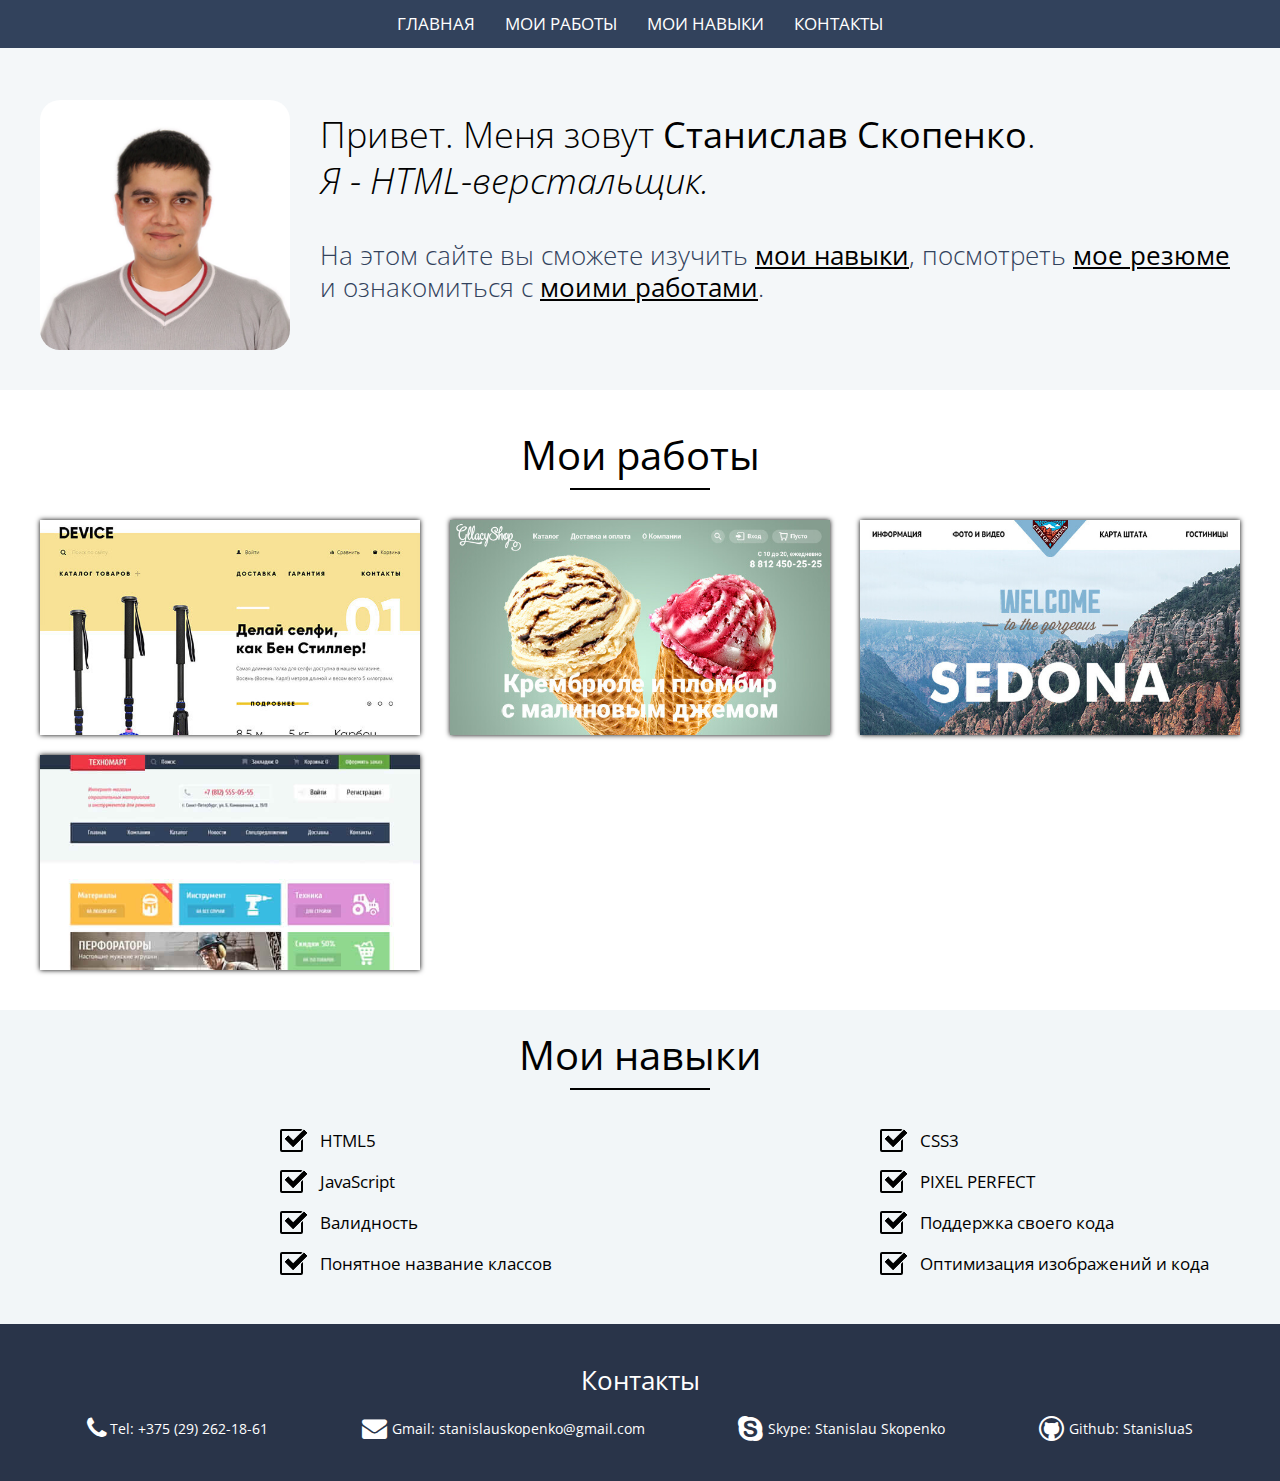
<file: index.html>
<!DOCTYPE html>
<html lang="ru">
  <head>
    <meta charset="utf-8">
    <meta name="google-site-verification" content="q9F0QDpm407aEfjulAtUms94Ya_SEg6zG85d5ey_9LY">
    <meta name="yandex-verification" content="49fe7fd2235725b2">
	  <meta name="description" content="Скопенко Станислав - HTML-верстальщик. Услуги верстки макетов страниц сайта">
	  <meta name="keywords" content="верстка, верстка сайтов, качественная верстка PSD макета, верстка html5 css3, front-end, верстальщик, Скопенко Станислав верстка, верстальщик, html верстальщик, частный верстальщик, портфолио, работы по верстке, примеры верстки">
    <title>Сайт-портфолио верстальщика | Скопенко Станислав</title>
    <title>Portfolio</title>
    <link href="https://fonts.googleapis.com/css?family=Open+Sans:300,300i,400,400i,700&amp;subset=cyrillic" rel="stylesheet">
    <link rel="stylesheet" href="css/normalize.css">
    <link rel="stylesheet" href="css/style.min.css">
  </head>
  <body>
    <header class="main-header">
      <nav class="navigation container">
        <ul class="navigation-list">
          <li class="navigation-item">
            <a href="#info">Главная</a>
          </li>
          <li class="navigation-item">
            <a href="#works">Мои работы</a>
          </li>
          <li class="navigation-item">
            <a href="#skills">Мои навыки</a>
          </li>
          <li class="navigation-item">
            <a href="#contacts">Контакты</a>
          </li>
        </ul>
      </nav>
    </header>
    <main class="main">
      <h1 class="visually-hidden">Сайт-портфолио верстальщика Станислава Скопенко</h1>
      <section class="info" id="info">
        <div class="container">
          <h2 class="visually-hidden">Информация обо мне</h2>
          <p class="image">
            <img width="250" height="250" src="img/my-photo.jpg" alt="фото Станислава Скопенко">
          </p>
          <div class="info-wrapper">
            <p class="info-name">Привет. Меня зовут <span>Станислав Скопенко</span>.</p>
            <p class="profession">Я - HTML-верстальщик.</p>
            <p class="ability">На этом сайте вы сможете изучить <a class="ability-link" href="#skills">мои навыки</a>, посмотреть <a class="ability-link" href="#" target="_blank">мое резюме</a> и ознакомиться с <a class="ability-link" href="#works">моими работами</a>.</p>
          </div>
        </div>
      </section>
      <div class="container">
        <section class="works" id="works">
          <h2 class="works-title">Мои работы</h2>
          <ul class="works-list">
            <li class="works-item">
              <p class="works-image">
                <img height="380" width="380" src="img/device.jpg" alt="Интернет-магазин гаджетов">
              </p>
              <p class="works-link">
                <a href="device/index.html" target="_blank">Посмотреть</a>
              </p>
            </li>
            <li class="works-item">
              <p class="works-image">
                <img height="380" width="380" src="img/gllacy.jpg" alt="Интернет-магазин мороженого">
              </p>
              <p class="works-link">
                <a href="gllacy/index.html" target="_blank">Посмотреть</a>
              </p>
            </li>
            <li class="works-item">
              <p class="works-image">
                <img height="380" width="380" src="img/sedona.jpg" alt="Сайт туристического городка в штате Аризона">
              </p>
              <p class="works-link">
                <a href="sedona/index.html" target="_blank">Посмотреть</a>
              </p>
            </li>
            <li class="works-item">
              <p class="works-image">
                <img height="380" width="380" src="img/technomart.jpg" alt="Интернет-магазин инструмента и стройматериалов">
              </p>
              <p class="works-link">
                <a href="technomart/index.html" target="_blank">Посмотреть</a>
              </p>
            </li>
          </ul>
        </section>
      </div>
      <section class="skills" id="skills">
        <div class="container">
          <h2 class="skills-title">Мои навыки</h2>
          <ul class="skills-list">
            <li class="skills-item">HTML5</li>
            <li class="skills-item">CSS3</li>
            <li class="skills-item">JavaScript</li>
            <li class="skills-item">PIXEL PERFECT</li>
            <li class="skills-item">Валидность</li>
            <li class="skills-item">Поддержка своего кода</li>
            <li class="skills-item">Понятное название классов</li>
            <li class="skills-item">Оптимизация изображений и кода</li>
          </ul>
        </div>
      </section>
    </main>
    <footer class="main-footer">
      <div class="container">
        <section class="contacts" id="contacts">
          <h2 class="contacts-title">Контакты</h2>
          <ul class="contacts-list">
            <li class="contacts-item contacts-telefon">
              <a class="contacts-link" href="tel:+375292621861">
                <span class="visually-hidden">Мой телефон </span>
                Tel: +375 (29) 262-18-61
              </a>
            </li>
            <li class="contacts-item contacts-mail">
              <a class="contacts-link" href="mailto:stanislauskopenko@gmail.com">
                <span class="visually-hidden">Моя почта </span>
                Gmail: stanislauskopenko@gmail.com
              </a>
              </li>
            <li class="contacts-item contacts-skype">
              <a class="contacts-link" href="skype:live:b65091bbc502a84?chat"
              ><span class="visually-hidden">Мой скайп</span>
              Skype: Stanislau Skopenko
            </a>
          </li>
          <li class="contacts-item contacts-github">
            <a class="contacts-link" href="https://github.com/StanisluaS" target="_blank">
              <span class="visually-hidden">Мой профиль на Github</span>
            Github: StanisluaS
          </a>
        </li>
          </ul>
        </section>
      </div>
    </footer>
  </body>
</html>
</file>
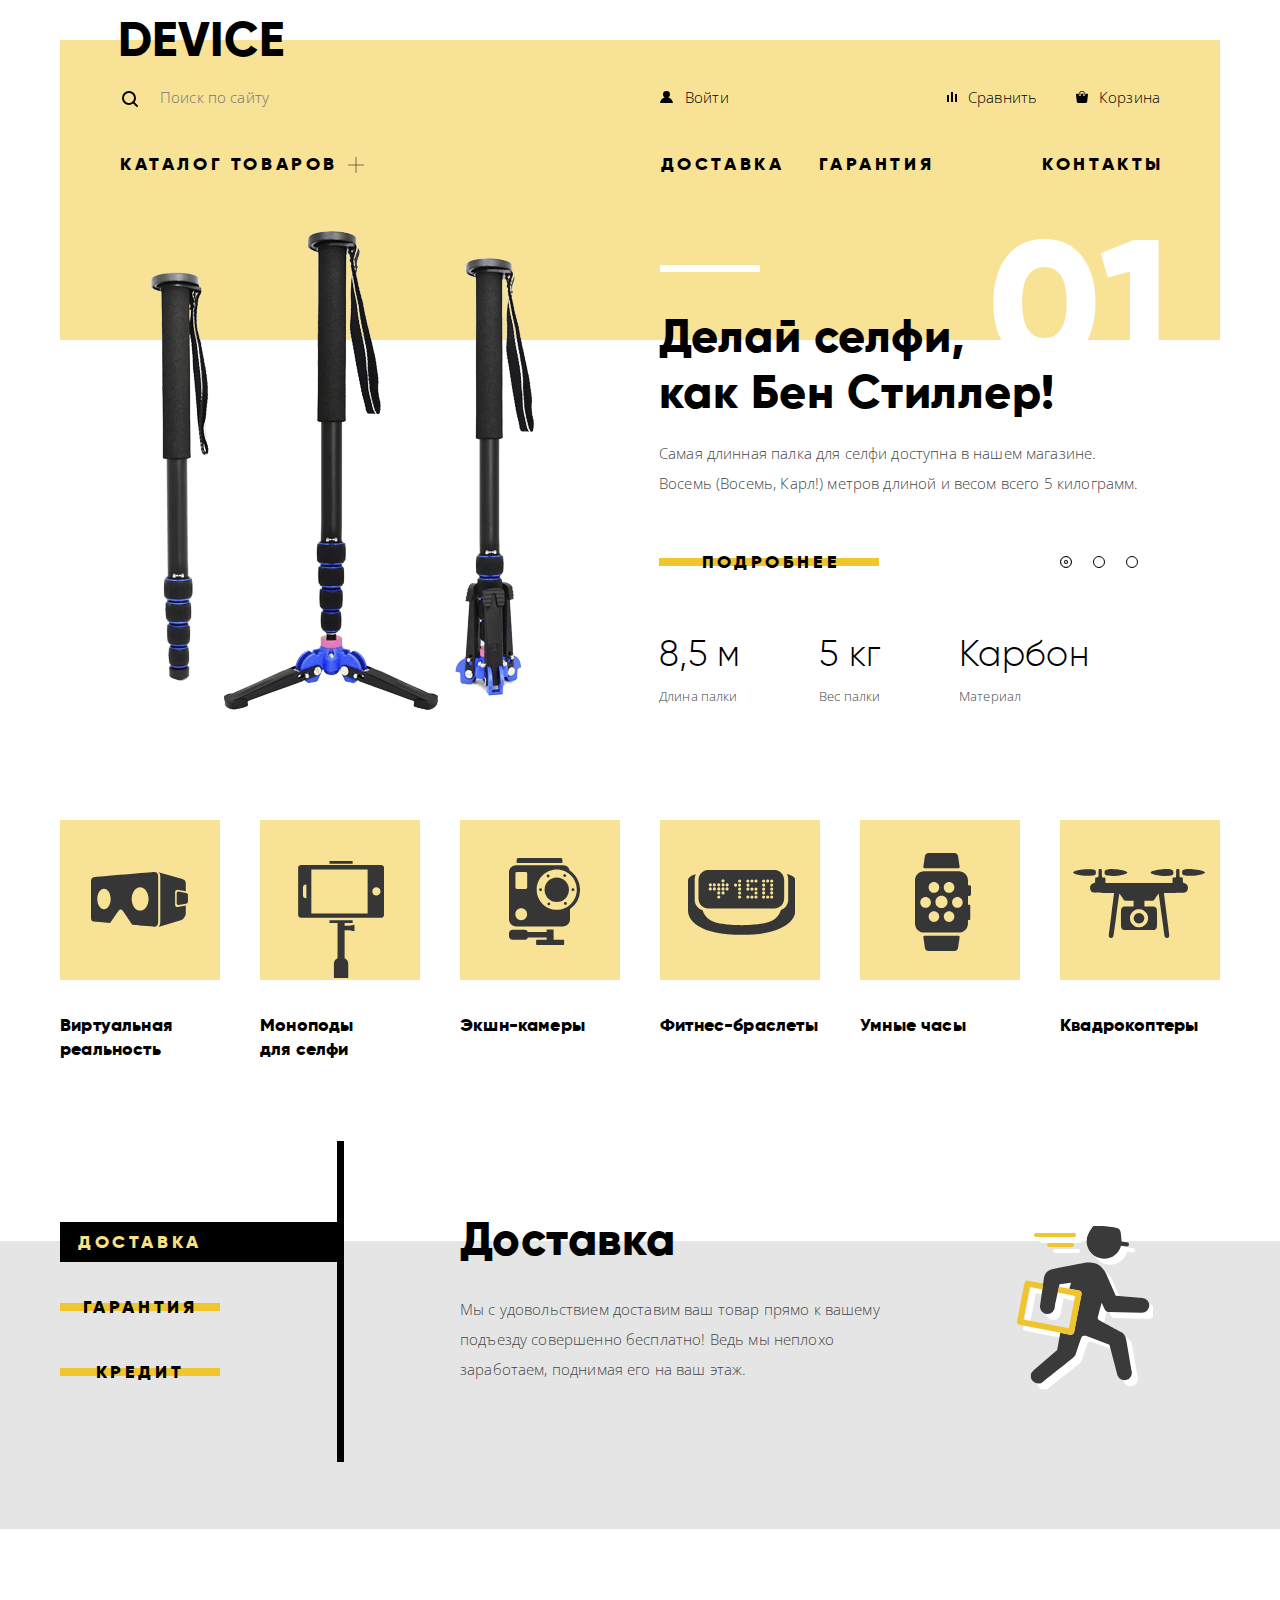
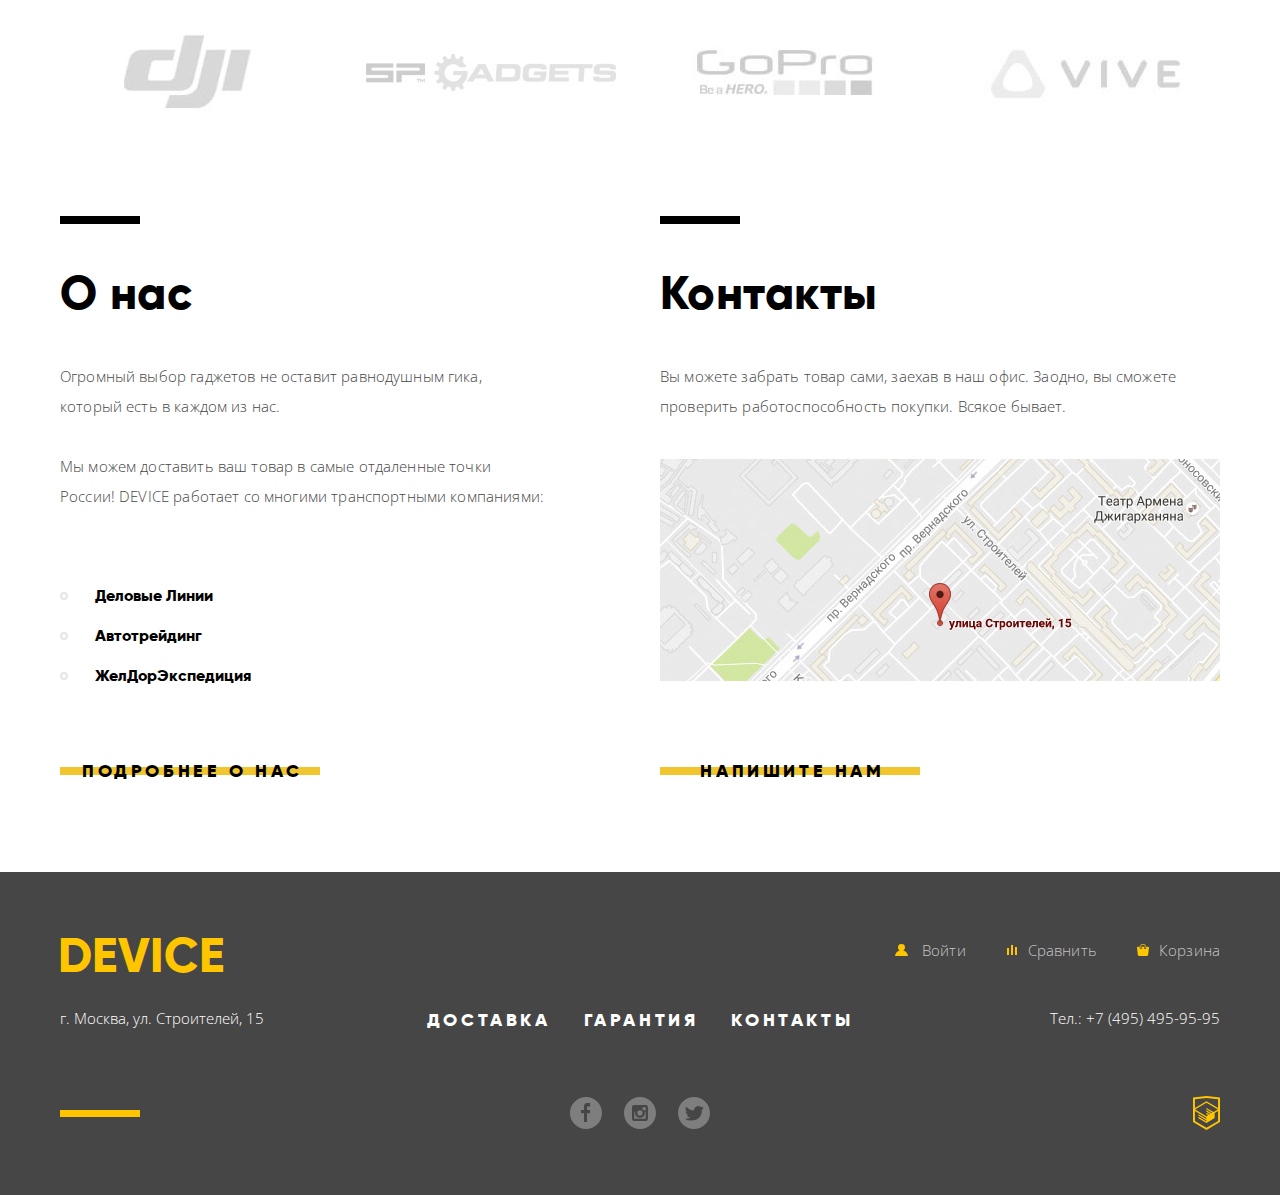
<file: device/index.html>
<!DOCTYPE html>
<html lang="ru">
  <head>
    <meta charset="utf-8">
    <title>HTML Academy: Девайс</title>
    <link href="https://fonts.googleapis.com/css?family=Open+Sans:300,400&amp;subset=cyrillic" rel="stylesheet">
    <link href="css/normalize.css" rel="stylesheet">
    <link href="css/style.min.css" rel="stylesheet">
  </head>
  <body>
    <div class="container">
      <header class="main-header">
        <a class="logo">DEVICE</a>
        <div class="header-row">
          <form class="form-search" action="https://echo.htmlacademy.ru" method="post">
            <p class="search-site">
              <label class="visually-hidden" for="search">Поиск по сайту</label>
              <input class="search" type="search" id="search" name="search" placeholder="Поиск по сайту">
              <button class="button-search" type="submit" name="button-search">Найти</button>
            </p>
          </form>
          <div class="navigation-header">
            <ul class="navigation-user-list">
              <li class="user-login">
                <a class="login-link" href="#">Войти</a>
              </li>
            </ul>
            <ul class="product-selection">
              <li class="compare">
                <a class="compare-link" href="#">Сравнить</a>
              </li>
              <li class="basket">
                <a class="basket-link" href="#">Корзина</a>
              </li>
            </ul>
          </div>
        </div>
        <nav class="main-navigation">
          <ul class="main-menu">
            <li class="main-menu-item catalog">
              <a href="#">Каталог товаров</a>
              <div class="catalog-column">
                <ul class="catalog-menu">
                  <li class="catalog-menu-item">
                    <a href="#">Виртуальная реальность</a>
                  </li>
                  <li class="catalog-menu-item">
                    <a href="catalog-monopods.html">Моноподы для селфи</a>
                  </li>
                  <li class="catalog-menu-item">
                    <a href="#">Экшн-камеры</a>
                  </li>
                </ul>
                <ul class="catalog-menu">
                  <li class="catalog-menu-item">
                    <a href="#">Фитнес-браслеты</a>
                  </li>
                  <li class="catalog-menu-item">
                    <a href="#">Умные часы</a>
                  </li>
                </ul>
                <ul class="catalog-menu">
                  <li class="catalog-menu-item">
                    <a href="#">Квадрокоптеры</a>
                  </li>
                </ul>
              </div>
            </li>
            <li class="main-menu-item">
              <a href="#">Доставка</a>
            </li>
            <li class="main-menu-item">
              <a href="#">Гарантия</a>
            </li>
            <li class="main-menu-item">
              <a href="#">Контакты</a>
            </li>
          </ul>
        </nav>
      </header>
    </div>
    <main>
      <h1 class="visually-hidden">Интернет магазин гаджетов "Девайс"</h1>
      <div class="container">
        <section class="sliders">
          <ul class="slider-list">
            <li class="slider-item  slider-active">
              <p class="slider-img">
                <img src="img/slider-1.png" width="526" height="496" alt="Самая длинная палка для селфи">
              </p>
              <div class="slider-wrapper">
                <span class="number">01</span>
                <h2 class="slider-title">Делай селфи,<br> как Бен Стиллер!</h2>
                <p class="slider-description">Самая длинная палка для селфи доступна в нашем магазине. Восемь (Восемь, Карл!) метров длиной и весом всего 5 килограмм.</p>
                <table class="slider-specific">
                  <caption class="visually-hidden">Технические характеристики товара</caption>
                  <tr class="slider-data">
                    <td>8,5 м</td>
                    <td>5 кг</td>
                    <td>Карбон</td>
                  </tr>
				          <tr class="slider-table-header">
                    <th>Длина палки</th>
                    <th>Вес палки</th>
                    <th>Материал</th>
                  </tr>
                </table>
                <a class="btn btn-slider" href="#">Подробнее</a>
              </div>
            </li>
            <li class="slider-item">
              <p class="slider-img">
                <img src="img/slider-2.png" width="526" height="496" alt="Мотивирующий фитнес-браслет">
              </p>
              <div class="slider-wrapper">
                <span class="number">02</span>
                <h2 class="slider-title">Худеем<br> правильно!</h2>
                <p class="slider-description">Мотивирующие фитнес-браслеты помогут найти в себе силы не пропускать занятия и соблюдать диету.</p>
                <table class="slider-specific">
                  <caption class="visually-hidden">Технические характеристики товара</caption>
                  <tr class="slider-data">
                    <td>48 часов</td>
                  </tr>
				          <tr class="slider-table-header">
                    <th>Без подзарядки</th>
                  </tr>
                </table>
                <a class="btn btn-slider" href="#">Подробнее</a>
              </div>
            </li>
            <li class="slider-item">
              <p class="slider-img">
                <img src="img/slider-3.png" width="526" height="496" alt="Мотивирующий фитнес-браслет">
              </p>
              <div class="slider-wrapper">
                <span class="number">03</span>
                <h2 class="slider-title">Порхает как бабочка,<br> жалит как пчела!</h2>
                <p class="slider-description">Этот обычный, на первый взгляд, квадрокоптер оснащен мощным лазером, замаскированным под стандартную камеру.</p>
                <table class="slider-specific">
                  <caption class="visually-hidden">Технические характеристики товара</caption>
                  <tr class="slider-data">
                    <td>800 м</td>
                    <td>50 м</td>
                  </tr>
				          <tr class="slider-table-header">
                    <th>Дальность полета</th>
                    <th>Радиус поражения</th>
                  </tr>
                </table>
                <a class="btn btn-slider" href="#">Подробнее</a>
              </div>
            </li>
          </ul>
		      <ul class="control-list">
            <li class="control-item slider-control-active">
              <button class="btn-slider-control" type="button">
                <span class="visually-hidden">Слайд 1</span>
              </button>
            </li>
            <li class="control-item">
              <button class="btn-slider-control" type="button">
                <span class="visually-hidden">Слайд 2</span>
              </button>
            </li>
            <li class="control-item">
              <button class="btn-slider-control" type="button">
                <span class="visually-hidden">Слайд 3</span>
              </button>
            </li>
          </ul>
        </section>
        <section>
          <h2 class="visually-hidden">Каталог товаров</h2>
          <ul class="main-catalog-list">
            <li class="main-catalog-item">
              <a class="main-catalog-link" href="#">Виртуальная реальность</a>
            </li>
            <li class="main-catalog-item">
              <a class="main-catalog-link" href="catalog-monopods.html">Моноподы для селфи</a>
            </li>
            <li class="main-catalog-item">
              <a class="main-catalog-link" href="#">Экшн-камеры</a>
            </li>
            <li class="main-catalog-item">
              <a class="main-catalog-link" href="#">Фитнес-браслеты</a>
            </li>
            <li class="main-catalog-item">
              <a class="main-catalog-link" href="#">Умные часы</a>
            </li>
            <li class="main-catalog-item">
              <a class="main-catalog-link" href="#">Квадрокоптеры</a>
            </li>
          </ul>
        </section>
      </div>
      <section class="service">
	      <h2 class="visually-hidden">Дополнительные услуги магазина</h2>
	      <div class="container">
		      <ul class="service-description">
            <li class="description-item description-active">
              <h3>Доставка</h3>
              <p>Мы с удовольствием доставим ваш товар прямо к вашему подъезду совершенно бесплатно! Ведь мы неплохо заработаем, поднимая его на ваш этаж.</p>
            </li>
            <li class="description-item">
              <h3>Гарантия</h3>
              <p>Если из-за возгорания купленного у нас товара у вас сгорит дом — не переживайте, мы выдадим вам новый. Товар, не дом, конечно же.</p>
            </li>
            <li class="description-item">
              <h3>Кредит</h3>
              <p>Залезть в долговую яму стало проще! Кредитные консультанты подберут для вас наиболее выгодные условия кредита. Выгодные для нашего банка, разумеется.</p>
            </li>
          </ul>
          <ul class="service-switch">
            <li class="switch-item switch-active">
              <button class="btn btn-switch" type="button"><span class="visually-hidden">Слайд 1 </span>Доставка</button>
            </li>
            <li class="switch-item">
              <button class="btn btn-switch" type="button"><span class="visually-hidden">Слайд 2 </span>Гарантия</button>
            </li>
            <li class="switch-item">
              <button class="btn btn-switch" type="button"><span class="visually-hidden">Слайд 3 </span>Кредит</button>
            </li>
          </ul>
	      </div>
      </section>
      <div class="container">
        <section class="brands">
          <h2 class="visually-hidden">Бренды которые представлены в магазине</h2>
          <ul class="brand-list">
            <li class="brand-item">
              <a href="#">
                <img src="img/logo-1.png" width="260" height="100" alt="DJI Technology">
              </a>
            </li>
            <li class="brand-item">
              <a href="#">
                <img src="img/logo-2.png" width="260" height="100" alt="SP GADGETS">
              </a>
            </li>
            <li class="brand-item">
              <a href="#">
                <img src="img/logo-3.png" width="260" height="100" alt="GoPro">
              </a>
            </li>
            <li class="brand-item">
              <a href="#">
                <img src="img/logo-4.png" width="260" height="100" alt="Vive">
              </a>
            </li>
          </ul>
        </section>
        <div class="index-columns">
          <section class="info">
            <h2>О нас</h2>
            <p>Огромный выбор гаджетов не оставит равнодушным гика, который есть в каждом из нас.</p>
            <p>Мы можем доставить ваш товар в самые отдаленные точки России! DEVICE работает со многими транспортными компаниями:</p>
            <ul class="carrier">
              <li>Деловые Линии</li>
              <li>Автотрейдинг</li>
              <li>ЖелДорЭкспедиция</li>
            </ul>
            <a class="btn btn-carrier" href="#">Подробнее о нас</a>
          </section>
          <section class="contacts">
            <h2>Контакты</h2>
            <p>Вы можете забрать товар сами, заехав в наш офис. Заодно, вы сможете проверить работоспособность покупки. Всякое бывает.</p>
            <div class="map">
              <a class="small-map" href="map-index.html"><img src="img/map.jpg" width="560" height="222" alt="Адрес магазина Девайс: город Москва, улица Строителей, дом 15"></a>
            </div>
            <a class="btn btn-contacts" href="contacts-index.html">Напишите нам</a>
          </section>
        </div>
      </div>
    </main>
    <footer class="main-footer">
	<div class="container">
	  <div class="footer-top">
        <a class="logo">DEVICE</a>
        <ul class="user-navigation">
          <li class="user-login">
            <a class="login-link" href="#">Войти</a>
          </li>
          <li class="compare">
            <a class="compare-link" href="#">Сравнить</a>
          </li>
          <li class="basket">
            <a class="basket-link" href="#">Корзина</a>
          </li>
        </ul>
      </div>
      <div class="navigation-footer">
        <p class="address">г. Москва, ул. Строителей, 15</p>
        <ul class="menu-footer">
          <li class="menu-footer-item">
            <a href="#">Доставка</a>
          </li>
          <li class="menu-footer-item">
            <a href="#">Гарантия</a>
          </li>
          <li class="menu-footer-item">
            <a href="#">Контакты</a>
          </li>
        </ul>
        <p class="telefon">Тел.: +7 (495) 495-95-95</p>
      </div>
      <div class="footer-bottom">
	    <span class="line"></span>
        <ul class="footer-social">
          <li class="footer-social-item"><a class="social social-fb" href="#"><span class="visually-hidden">Магазин DEVICE в Фейсбук</span></a></li>
          <li class="footer-social-item"><a class="social social-inst" href="#"><span class="visually-hidden">Магазин DEVICE в Инстаграм</span></a></li>
          <li class="footer-social-item"><a class="social social-tw" href="#"><span class="visually-hidden">Магазин DEVICE в Твиттер</span></a></li>
        </ul>
        <a class="footer-copyright-icon" href="https://htmlacademy.ru/intensive/htmlcss">
          <span class="visually-hidden">Ссылка на интенсив «Профессиональный HTML и CSS, уровень 1» HTML Academy</span>
        </a>
      </div>
	</div>
    </footer>
    <section class="feedback">
      <h3 class="visually-hidden">Форма обратной связи</h3>
      <button class="feedback-close" type="button">
        <span class="visually-hidden">Закрыть форму обратной связи</span>
      </button>
      <form class="feedback-form" action="https://echo.htmlacademy.ru" method="post">
        <p class="feedback-name">
          <label for="name">Ваше имя:</label>
          <input id="name" type="text" name="name" placeholder="Имя Фамилия">
        </p>
        <p class="feedback-email">
          <label for="email">Ваш e-mail:</label>
          <input id="email" type="email" name="email" placeholder="email@example.com">
        </p>
        <p class="feedback-message">
          <label for="message">Текст письма:</label>
          <textarea id="message"  name="message" rows="6" cols="80" placeholder="В свободной форме"></textarea>
        </p>
        <button class="btn btn-submit" type="submit" name="button">Отправить</button>
      </form>
    </section>
    <div class="big-map">
      <iframe src="https://www.google.com/maps/embed?pb=!1m18!1m12!1m3!1d2249.1123749473677!2d37.527429316086916!3d55.68703400452979!2m3!1f0!2f0!3f0!3m2!1i1024!2i768!4f13.1!3m3!1m2!1s0x46b54cf65f5c8955%3A0x694710ccd55501e!2z0YPQuy4g0KHRgtGA0L7QuNGC0LXQu9C10LksIDE1LCDQnNC-0YHQutCy0LAsINCg0L7RgdGB0LjRjywgMTE5MzEx!5e0!3m2!1sru!2sby!4v1544729017925" width="960" height="559" style="border:0" allowfullscreen></iframe>
      <img src="img/big-map.jpg" width="960" height="559" alt="Адрес магазина Девайс: город Москва, улица Строителей, дом 15">
      <button class="btn-big-map" type="button"><span class="visually-hidden">Закрыть карту</span></button>
    </div>
    <script src="./js/script.min.js"></script>
  </body>
</html>
</file>
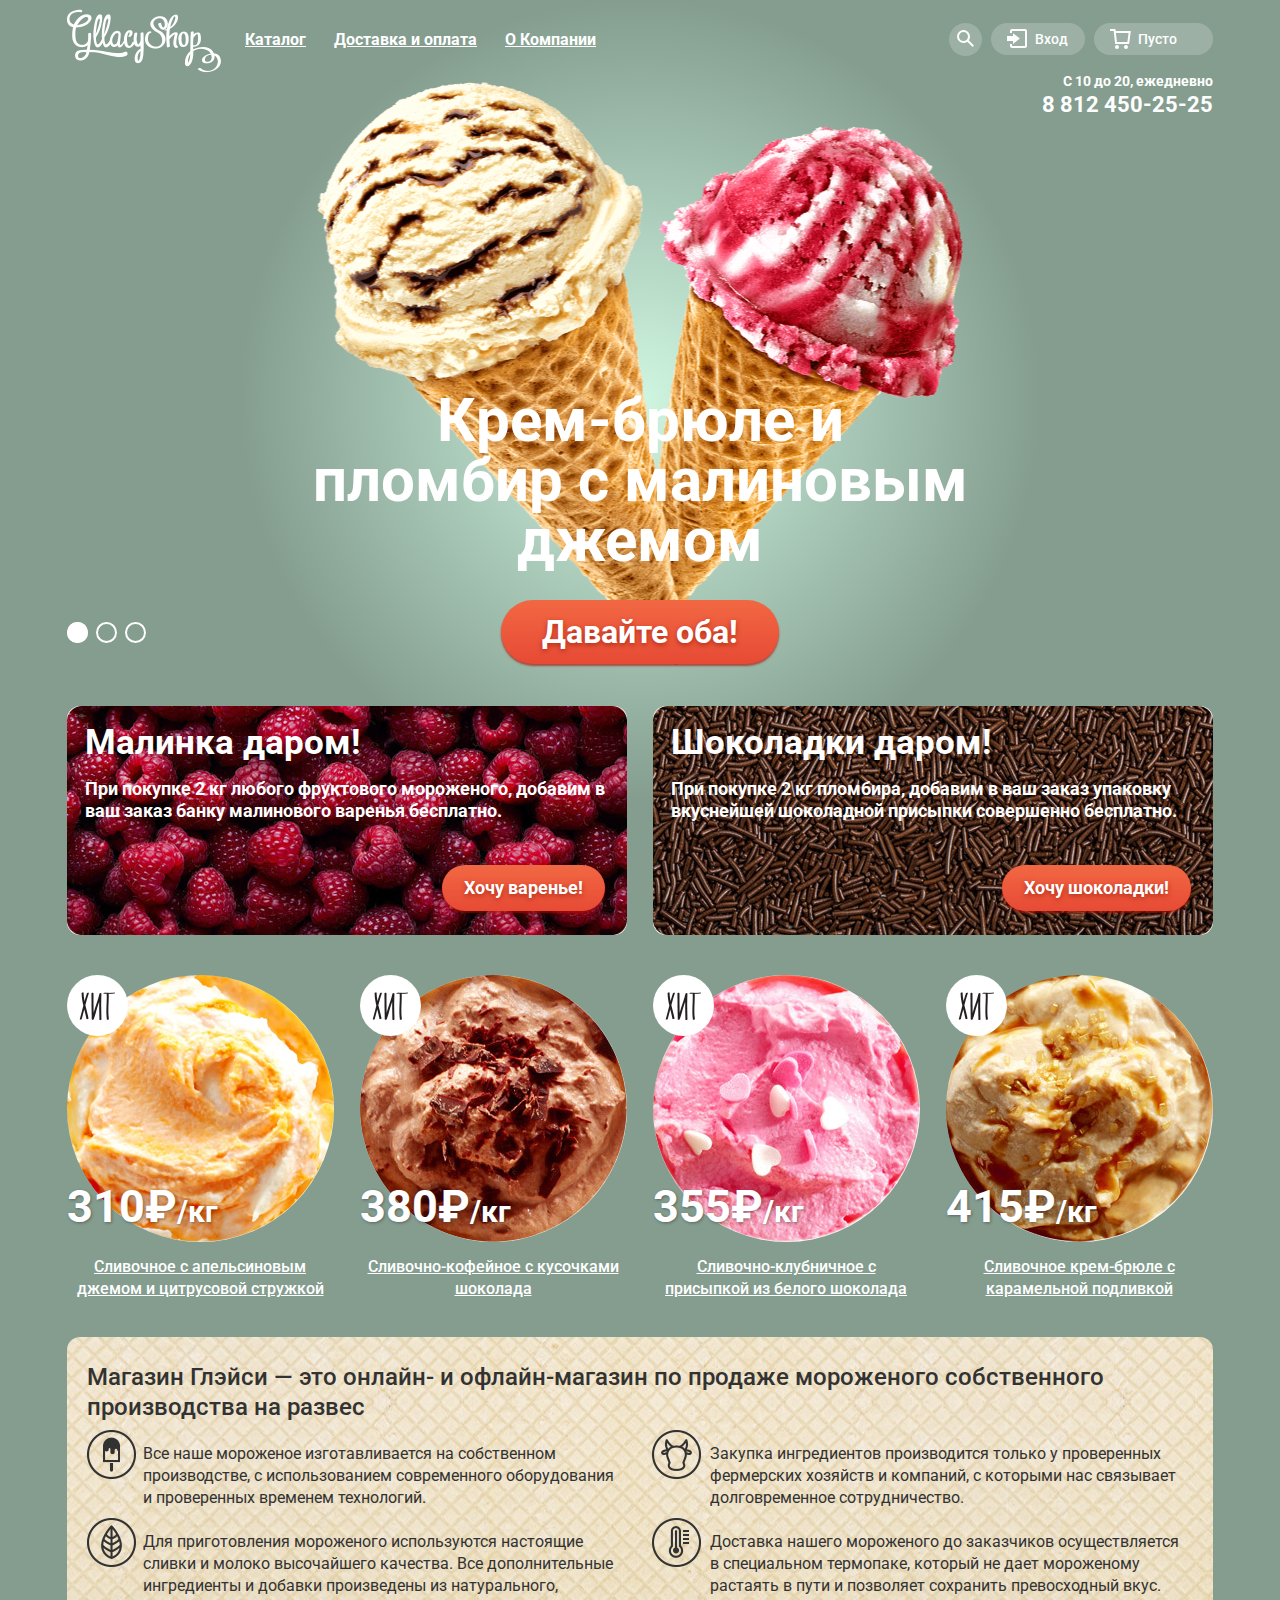
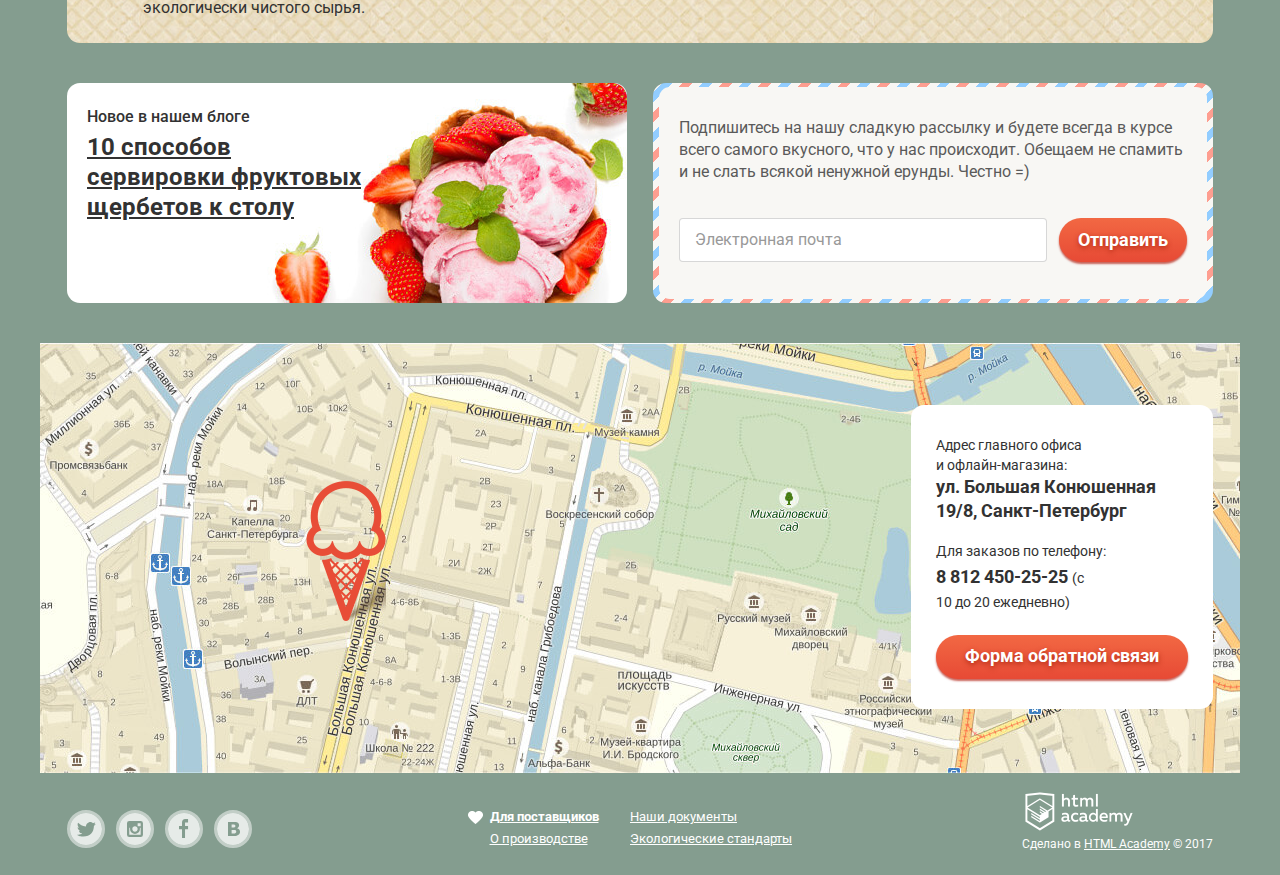
<file: gllacy/index.html>
<!DOCTYPE html>
<html lang="ru">
  <head>
    <meta charset="utf-8">
    <title>Глейси</title>
    <link href="https://fonts.googleapis.com/css?family=Roboto:400,500,700&amp;subset=cyrillic" rel="stylesheet">
    <link rel="stylesheet" href="css/normalize.css">
    <link rel="stylesheet" href="css/style.min.css">
  </head>
  <body class="index bg1">
    <div class="container">
      <header class="main-header">
        <nav class="main-navigation">
          <a class="logo"><img src="img/logo.png" width="154" height="64" alt="Логотип магазина Глейси"></a>
          <ul class="menu-list">
            <li class="menu-item catalog">
              <a href="#">Каталог</a>
              <ul class="catalog-list">
                <li class="catalog-item">
                  <a href="#">Новинки</a>
                </li>
                <li class="catalog-item cream">
                  <a href="catalog-cream.html">Сливочное</a>
                </li>
                <li class="catalog-item">
                  <a href="#">Щербеты</a>
                </li>
                <li class="catalog-item">
                  <a href="#">Фруктовый лед</a>
                </li>
                <li class="catalog-item">
                  <a href="#">Мелорин</a>
                </li>
              </ul>
            </li>
            <li class="menu-item">
              <a href="#">Доставка и оплата</a>
            </li>
            <li class="menu-item">
              <a href="#">О Компании</a>
            </li>
          </ul>
          <ul class="user-navigation">
            <li class="navigation-item search-site">
              <a class="navigation-link search-link" href="#">
                <span class="visually-hidden">Поиск по сайту</span>
                <svg class="search-icon" xmlns="http://www.w3.org/2000/svg" width="17" height="17"><path fill="#FFF" d="M16.958 15.527L11.75 10.32A6.455 6.455 0 0 0 13 6.5 6.5 6.5 0 1 0 6.5 13a6.465 6.465 0 0 0 3.839-1.263l5.205 5.204 1.414-1.414zM6.5 11C4.019 11 2 8.981 2 6.5S4.019 2 6.5 2 11 4.019 11 6.5 8.981 11 6.5 11z"/></svg>
              </a>
              <form class="form-search" action="https://echo.htmlacademy.ru" method="post">
                <label class="visually-hidden" for="search">Введите запрос для поиска</label>
                <input class="input-search" type="search" id="search" name="search" placeholder="Что ищем?">
              </form>
            </li>
            <li class="navigation-item user-login">
              <a class="navigation-link login-link" href="#">
                <svg class="user-icon" xmlns="http://www.w3.org/2000/svg" width="21" height="19"><g fill="#FFF"><path d="M6 14.875L12.917 9.5 6 4.125v2.917H-.042v4.917H6z"/><path d="M18 0H5C3.9 0 3 .9 3 2v2h2V2h13v15H5v-2H3v2c0 1.1.9 2 2 2h13c1.1 0 2-.9 2-2V2c0-1.1-.9-2-2-2z"/></g></svg>
                Вход</a>
              <form class="user-data" action="https://echo.htmlacademy.ru" method="post">
                <label class="visually-hidden" for="user-email">Электронная почта</label>
                <input type="email" id="user-email" name="email" placeholder="Электронная почта">
                <label class="visually-hidden" for="user-password">Пароль</label>
                <input type="password" id="user-password" name="password" placeholder="Пароль">
                <div class="user-wrapper">
                  <button class="btn btn-user" type="submit" name="button">Войти</button>
                  <p>
                    <a class="restore-password" href="#">Забыли пароль?</a>
                    <a class="new-registration" href="#">Новая регистрация</a>
                  </p>
                </div>
              </form>
            </li>
            <li class="navigation-item basket">
              <a class="navigation-link basket-link" href="#">
                <span class="visually-hidden">Ваша карзина: </span>
                <svg class="basket-icon" xmlns="http://www.w3.org/2000/svg" width="21" height="20"><g fill="#FFF"><path d="M5.657 2.031L5.422 0H0v2h3.64l1.5 13h13.988l1.699-12.969H5.657zM17.372 13H6.922L5.888 4.031h12.66L17.372 13z"/><polygon points="5.888,4.031 6.922,13 17.372,13 18.548,4.031 "/><circle cx="6.984" cy="18" r="2"/><circle cx="15.984" cy="18" r="2"/></g></svg>
				<span class="amount-product">Пусто</span>
                </a>
            </li>
          </ul>
        </nav>
        <div class="header-contacts">
          <p class="header-time">С 10 до 20, ежедневно</p>
          <a class="header-telefon" href="tel:88124502525">8 812 450-25-25</a>
        </div>
      </header>
    </div>
    <main>
      <h1 class="visually-hidden">Магазин мороженного Глейси</h1>
      <div class="container">
        <section class="sliders">
          <ul class="slider-list">
            <li class="slider-item slider-active">
              <h2 class="slider-title">Крем-брюле и пломбир с малиновым джемом</h2>
			  <p class="slider-img image-raspberries">
			    <img width="647" height="584" src="img/raspberries.png" alt="Крем-брюле и пломбир с малиновым джемом">
			  </p>
              <a class="btn btn-slider" href="#">Давайте оба!</a>
            </li>
            <li class="slider-item">
              <h2 class="slider-title">Шоколадный пломбир и лимонный сорбет</h2>
			  <p class="slider-img image-lemon">
			    <img width="644" height="582" src="img/lemon.png" alt="Шоколадный пломбир и лимонный сорбет">
			  </p>
              <a class="btn btn-slider" href="#">Давайте оба!</a>
            </li>
            <li class="slider-item">
              <h2 class="slider-title">Пломбир с помадкой и клубничный щербет</h2>
			  <p class="slider-img image-strawberry">
			    <img width="639" height="582" src="img/strawberry.png" alt="Пломбир с помадкой и клубничный щербет">
			  </p>
              <a class="btn btn-slider" href="#">Давайте оба!</a>
            </li>
          </ul>
          <ul class="sliders-switch">
            <li class="switch-item">
              <button class="switch switch-active" type="button">
                <span class="visually-hidden">Слайд 1</span>
              </button>
            </li>
            <li class="switch-item">
              <button class="switch" type="button">
                <span class="visually-hidden">Слайд 2</span>
              </button>
            </li>
            <li class="switch-item">
              <button class="switch" type="button">
                <span class="visually-hidden">Слайд 3</span>
              </button>
            </li>
          </ul>
        </section>
        <section class="promotions">
          <h2 class="visually-hidden">Промо-акции магазина</h2>
          <ul class="promotion-list">
            <li class="promotion-item promotion-raspberries">
              <h3 class="promotion-title">Малинка даром!</h3>
              <p class="promotion-page">При покупке 2 кг любого фруктового мороженого, добавим в ваш заказ банку малинового варенья бесплатно.</p>
              <a class="btn btn-promotion" href="#">Хочу варенье!</a>
            </li>
            <li class="promotion-item promotion-chocolate">
              <h3 class="promotion-title">Шоколадки даром!</h3>
              <p class="promotion-page">При покупке 2 кг пломбира, добавим в ваш заказ упаковку вкуснейшей шоколадной присыпки совершенно бесплатно.</p>
              <a class="btn btn-promotion" href="#">Хочу шоколадки!</a>
            </li>
          </ul>
        </section>
        <section class="hits-products">
          <h2 class="visually-hidden">Лидеры продаж</h2>
          <ul class="product-list">
            <li class="product-item product-hit">
              <h3 class="product-title"><a href="#"><span class = "link">Сливочное с апельсиновым джемом и цитрусовой стружкой</span></a></h3>
              <p class="product-image">
                <img width="267" height="267" src="img/product1.jpg" alt="Сливочное с апельсиновым джемом и цитрусовой стружкой">
              </p>
              <p class="product-price">310₽<span class="price-weight">/кг</span></p>
              <a class="btn btn-product" href="#">Быстрый просмотр</a>
			  <a class="btn choice-basket" href="#">В корзину</a>
            </li>
            <li class="product-item product-hit">
              <h3 class="product-title"><a href="#">Сливочно-кофейное с кусочками шоколада</a></h3>
              <p class="product-image">
                <img width="267" height="267" src="img/product2.jpg" alt="Сливочно-кофейное с кусочками шоколада">
              </p>
              <p class="product-price">380₽<span class="price-weight">/кг</span></p>
              <a class="btn btn-product" href="#">Быстрый просмотр</a>
			  <a class="btn choice-basket" href="#">В корзину</a>
            </li>
            <li class="product-item product-hit">
              <h3 class="product-title"><a href="#">Сливочно-клубничное с присыпкой из белого шоколада</a></h3>
              <p class="product-image">
                <img width="267" height="267" src="img/product3.jpg" alt="Сливочно-клубничное с присыпкой из белого шоколада">
              </p>
              <p class="product-price">355₽<span class="price-weight">/кг</span></p>
              <a class="btn btn-product" href="#">Быстрый просмотр</a>
			  <a class="btn choice-basket" href="#">В корзину</a>
            </li>
            <li class="product-item product-hit">
              <h3 class="product-title"><a href="#">Сливочное крем-брюле с карамельной подливкой</a></h3>
              <p class="product-image">
                <img width="267" height="267" src="img/product4.jpg" alt="Сливочное с апельсиновым джемом и цитрусовой стружкой">
              </p>
              <p class="product-price">415₽<span class="price-weight">/кг</span></p>
              <a class="btn btn-product" href="#">Быстрый просмотр</a>
			  <a class="btn choice-basket" href="#">В корзину</a>
            </li>
          </ul>
        </section>
        <section class="info">
          <h2>Магазин Глэйси — это онлайн- и офлайн-магазин по продаже мороженого собственного производства на развес</h2>
          <ul class="info-list">
            <li class="info-item info-manufacture">
              <p>Все наше мороженое изготавливается на собственном производстве, с использованием современного оборудования и проверенных временем технологий.</p>
            </li>
            <li class="info-item info-provider">
              <p>Закупка ингредиентов  производится только у проверенных фермерских хозяйств и компаний, с которыми нас связывает долговременное сотрудничество.</p>
            </li>
            <li class="info-item info-ingredients">
              <p>Для приготовления мороженого используются настоящие сливки и молоко высочайшего качества. Все дополнительные ингредиенты и добавки произведены из натурального, экологически чистого сырья.</p>
            </li>
            <li class="info-item info-delivery">
              <p>Доставка нашего мороженого до заказчиков осуществляется в специальном термопаке, который не дает мороженому растаять в пути и позволяет сохранить превосходный вкус.</p>
            </li>
          </ul>
        </section>
        <div class="index-column">
          <article class="blog">
            <p class="blog-page">Новое в нашем блоге</p>
            <h2 class="blog-title">
              <a href="#">10 способов сервировки фруктовых щербетов к столу</a>
            </h2>
          </article>
          <section class="subscription">
            <h2 class="visually-hidden">Подписка на наши новости</h2>
            <div class="subscription-wrapper">
              <p class="subscription-page">Подпишитесь на нашу сладкую рассылку и будете всегда в курсе всего самого вкусного, что у нас происходит. Обещаем не спамить и не слать всякой ненужной ерунды. Честно =)</p>
              <form class="subscription-form" action="https://echo.htmlacademy.ru" method="post">
                <div class="form-email">
                  <label class="visually-hidden" for="email">Ваша электронная почта</label>
                  <input type="email" id="email" name="email" placeholder="Электронная почта">
                </div>
                <button class="btn btn-form" type="submit">Отправить</button>
              </form>
            </div>
          </section>
        </div>
      </div>
      <section class="contacts">
        <h2 class="visually-hidden">Наши контакты</h2>
        <div class="map">
          <p class="map-image">
            <img width="1200" height="430" src="img/map.jpg" alt="ул. Большая Конюшенная 19/8, Санкт-Петербург">
          </p>
          <iframe src="https://www.google.com/maps/embed?pb=!1m18!1m12!1m3!1d1998.6036253003151!2d30.32085871621117!3d59.9387191690541!2m3!1f0!2f0!3f0!3m2!1i1024!2i768!4f13.1!3m3!1m2!1s0x4696310fca145cc1%3A0x42b32648d8238007!2z0JHQvtC70YzRiNCw0Y8g0JrQvtC90Y7RiNC10L3QvdCw0Y8g0YPQuy4sIDE5LzgsINCh0LDQvdC60YIt0J_QtdGC0LXRgNCx0YPRgNCzLCDQoNC-0YHRgdC40Y8sIDE5MTE4Ng!5e0!3m2!1sru!2sby!4v1548536774749" width="1200" height="430" style="border:0" allowfullscreen></iframe>
        </div>
        <section class="address-telefon">
          <h2 class="visually-hidden">Наш адресс и телефон</h2>
          <div class="address">
            <p>Адрес главного офиса и офлайн-магазина:</p>
            <p class="address-page">ул. Большая Конюшенная 19/8, Санкт-Петербург</p>
          </div>
          <div class="telefon">
            <p>Для заказов по телефону:</p>
            <p class="telefon-page">8 812 450-25-25 <span class="work-time">(с 10 до 20 ежедневно)</span></p>
          </div>
          <a class="btn btn-feedback-open" href="#">Форма обратной связи</a>
        </section>
      </section>
    </main>
	<div class="container">
	  <footer class="main-footer">
        <ul class="footer-social">
          <li class="social-item">
            <a class="social-link social-tw" href="#">
              <span class="visually-hidden">Мы в твиттере</span>
              <svg xmlns="http://www.w3.org/2000/svg" width="32" height="32"><path fill="#FFF" d="M16 0C7.164 0 0 7.164 0 16c0 8.837 7.164 16 16 16 8.837 0 16-7.163 16-16 0-8.836-7.163-16-16-16zm7.944 12.809c-.251 6.516-3.463 10.832-10.992 10.702h-.486c-.447 0-4.543-.443-5.344-1.823 2.479.19 4.247-.406 5.12-1.136-1.048-.289-2.923-.461-3.251-2.848.384.104.618.221 1.299.113-1.307-.824-2.758-1.519-2.679-3.643.311.317 1.164.518 1.46.457-.768-.233-2.149-3.244-.974-4.781 1.984 1.79 4.075 3.482 7.804 3.643.227-2.214 1.24-3.699 3.168-4.325 1.84-.479 3.255.26 3.901 1.138.737-.224 1.453-.466 2.193-.685-.004.833-.569 1.463-.935 1.709.747.165 1.423-.475 1.423-.475-.184.963-1.094 1.725-1.707 1.954z"/></svg>
            </a>
          </li>
          <li class="social-item">
            <a class="social-link social-inst" href="#">
              <span class="visually-hidden"> мы в инстаграме</span>
              <svg xmlns="http://www.w3.org/2000/svg" width="32" height="32"><g fill="#FFF"><path d="M20.916 16a4.938 4.938 0 1 1-9.877 0c0-.394.051-.773.138-1.14h-.897v6.838h11.396V14.86h-.897c.086.367.137.746.137 1.14z"/><path d="M15.978 18.659c1.466 0 2.659-1.193 2.659-2.659s-1.193-2.659-2.659-2.659c-1.466 0-2.659 1.193-2.659 2.659s1.192 2.659 2.659 2.659zM18.637 10.302h3.039v3.039h-3.039z"/><path d="M16 0C7.164 0 0 7.164 0 16c0 8.837 7.164 16 16 16 8.837 0 16-7.163 16-16 0-8.836-7.163-16-16-16zm7.955 21.698a2.285 2.285 0 0 1-2.279 2.279H10.279A2.285 2.285 0 0 1 8 21.698V10.302a2.286 2.286 0 0 1 2.279-2.279h11.396a2.286 2.286 0 0 1 2.279 2.279v11.396z"/></g></svg>
            </a>
          </li>
          <li class="social-item">
            <a class="social-link social-fb" href="#">
              <span class="visually-hidden">Мы в фейсбуке</span>
              <svg xmlns="http://www.w3.org/2000/svg" width="32" height="32"><path fill="#FFF" d="M16 0C7.164 0 0 7.163 0 16s7.164 16 16 16c8.837 0 16-7.164 16-16S24.837 0 16 0zm4.062 9.455h-3.021v3.444h3.021v3.445h-3.021v8.61H14.02v-8.61H11v-3.445h3.021V9.455c0-1.902 1.353-3.445 3.021-3.445h3.021v3.445z"/></svg>
            </a>
          </li>
          <li class="social-item">
            <a class="social-link social-vk" href="#">
              <span class="visually-hidden">Мы во вконтакте</span>
              <svg xmlns="http://www.w3.org/2000/svg" width="32" height="32"><g fill="#FFF"><path d="M16.637 14.495c.402-.019.719-.082.951-.188.326-.145.54-.33.641-.559.101-.229.15-.496.15-.797 0-.232-.058-.465-.174-.697-.116-.232-.322-.405-.617-.517-.264-.1-.592-.155-.984-.165a76.242 76.242 0 0 0-1.652-.014h-.339v2.965h.565c.571 0 1.057-.009 1.459-.028zM18.118 17.084c-.282-.081-.672-.125-1.166-.132a127.97 127.97 0 0 0-1.55-.009h-.79v3.493h.264c1.014 0 1.74-.003 2.18-.009a3.2 3.2 0 0 0 1.212-.245c.377-.157.633-.364.774-.625s.214-.562.214-.9c0-.446-.088-.788-.261-1.03-.17-.241-.464-.423-.877-.543z"/><path d="M16 0C7.164 0 0 7.164 0 16c0 8.837 7.164 16 16 16 8.837 0 16-7.163 16-16 0-8.836-7.163-16-16-16zm6.602 20.531a3.73 3.73 0 0 1-1.124 1.327c-.552.415-1.161.71-1.823.886s-1.501.264-2.519.264h-6.121V8.987h5.443c1.13 0 1.957.038 2.48.113a5.126 5.126 0 0 1 1.561.5c.533.27.929.632 1.189 1.087.26.455.392.975.392 1.558 0 .678-.179 1.278-.536 1.795-.358.518-.863.92-1.517 1.208v.075c.917.182 1.642.559 2.179 1.13.537.571.807 1.325.807 2.261 0 .678-.138 1.283-.411 1.817z"/></g></svg>
            </a>
          </li>
        </ul>
        <table class="footer-info">
          <tr class="first-row">
            <td class="footer-info-item footer-info-heart"><a href="#">Для поставщиков</a></td>
            <td class="footer-info-item"><a href="#">Наши документы</a></td>
          </tr>
          <tr class="second-row">
            <td class="footer-info-item"><a href="#">О производстве</a></td>
            <td class="footer-info-item"><a href="#">Экологические стандарты</a></td>
          </tr>
        </table>
        <div class="copyright">
          <a class="copyright-icon" href="#">
            <img src="img/logo-htmlacademy.png" width="108" height="39" alt="Логотип HTML Academy">
          </a>
          <p>Сделано в <a class="copyright-link" href="#">HTML Academy</a> © 2017</p>
        </div>
      </footer>
	</div>
    <section class="feedback">
      <h2 class="feedback-title">Мы обязательно вам ответим!</h2>
      <button class="close-feedback" type="button"><span class="visually-hidden">Закрыть форму</span></button>
      <form class="feedback-form" action="https://echo.htmlacademy.ru" method="post">
        <p class="feedback-name">
          <label class="visually-hidden" for="feedback-name">Ваше имя</label>
          <input type="text" id="feedback-name" name="name" placeholder="Как вас зовут?">
        </p>
        <p class="feedback-email">
          <label class="visually-hidden" for="feedback-email">Ваша электронная почта</label>
          <input type="email" id="feedback-email" name="email" placeholder="Ваша почта для ответа?">
        </p>
        <p class="feedback-message">
          <label class="visually-hidden" for="feedback-message">Текст обращения</label>
          <textarea name="message" id="feedback-message" rows="8" cols="80" placeholder="Напишите что-нибудь..."></textarea>
        </p>
        <button class="btn btn-feedback" type="submit">Отправить</button>
      </form>
    </section>
    <div class="overlay"></div>
    <template id="basket-wrapper-template">
      <div class="basket-wrapper">
        <table class="basket-list">
        </table>
        <p class="basket-price">Итого: <span class="basket-sum"></span></p>
        <a class="btn btn-basket" href="#">Оформить заказ</a>
      </div>
    </template>
    <template id="basket-product-template">
      <tr class="basket-product">
        <td class="delete-product"><button class="btn-delete" type="button"><span class="visually-hidden">Удалить товар из карзины</span></button></td>
        <td class="product-imge"><img width="33" height="33" src="" alt=""></td>
        <td class="product-name"><a href="#"></a></td>
        <td class="product-weight">1,5 x <span class="price-kilo"></span></td>
        <td class="price-total"></td>
      </tr>
    </template>
    <script src="js/script.min.js"></script>
  	<script src="js/addProduct.min.js"></script>
  </body>
</html>
</file>
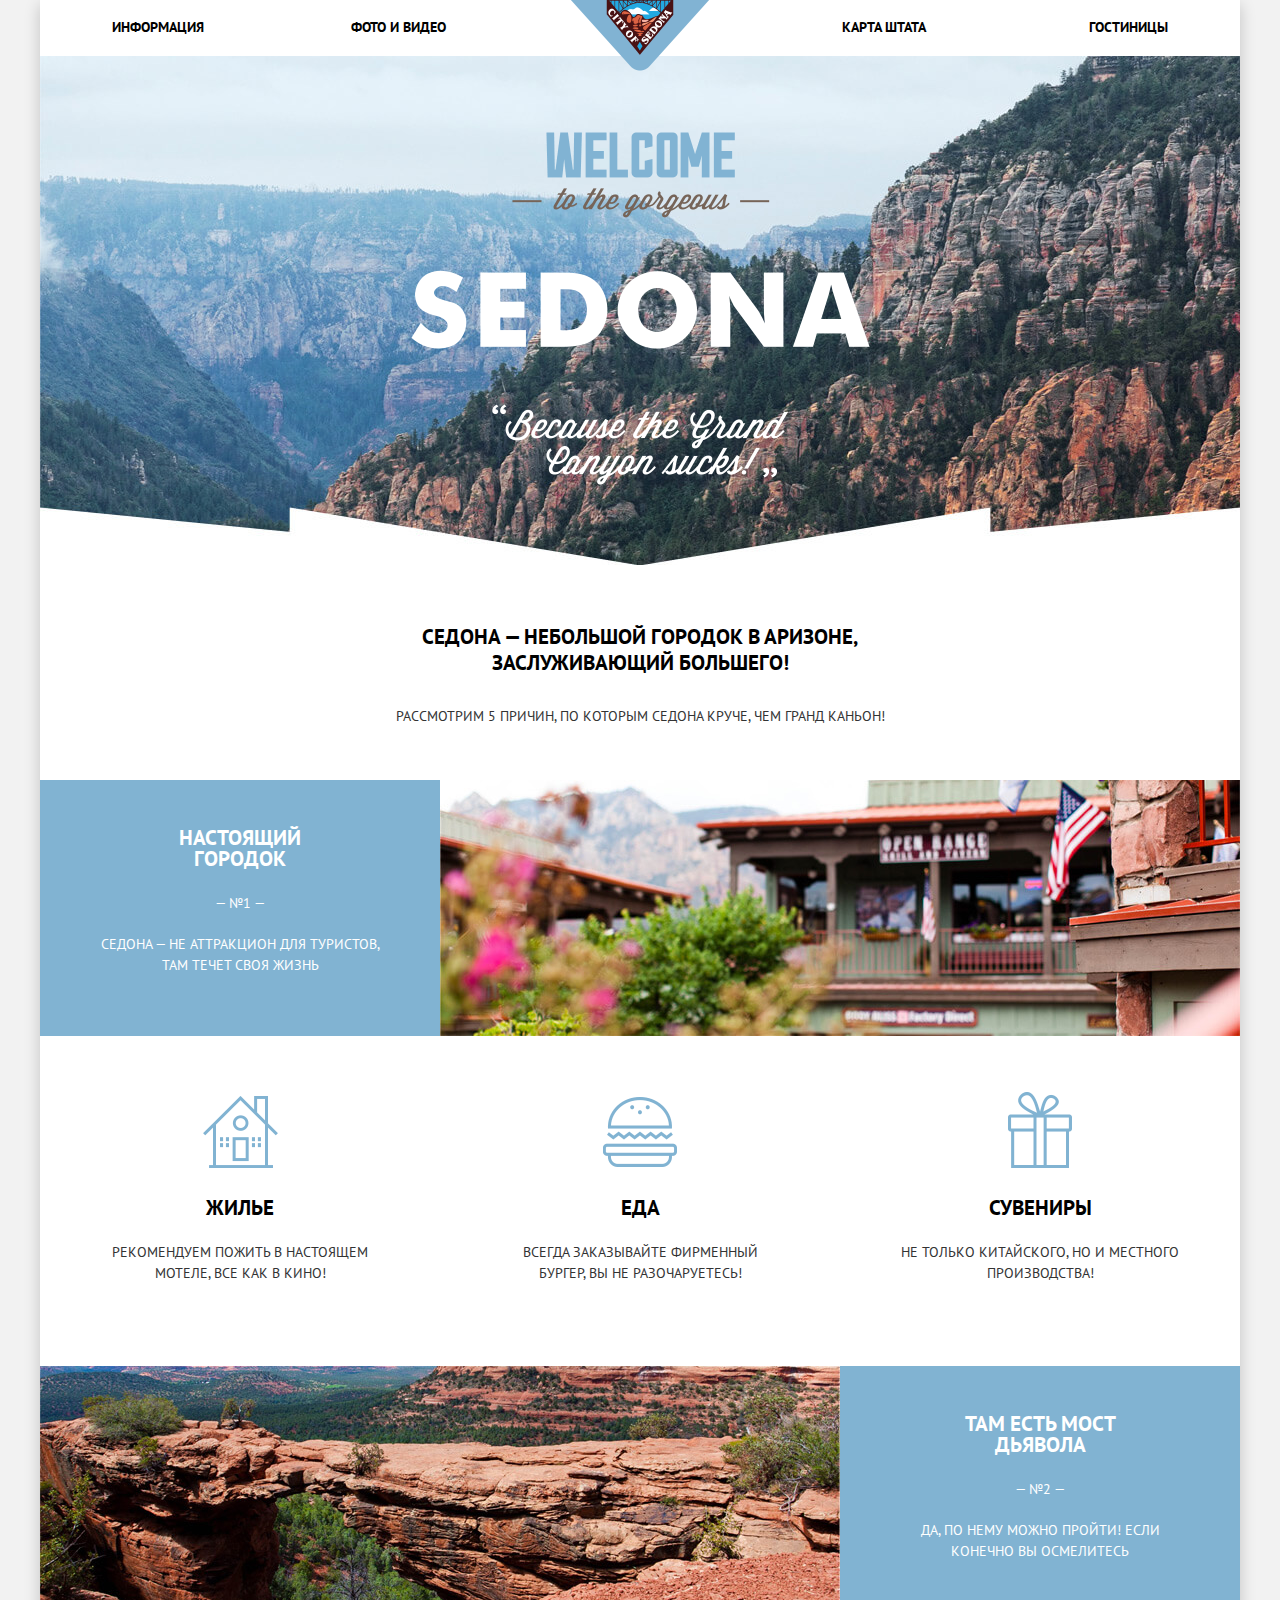
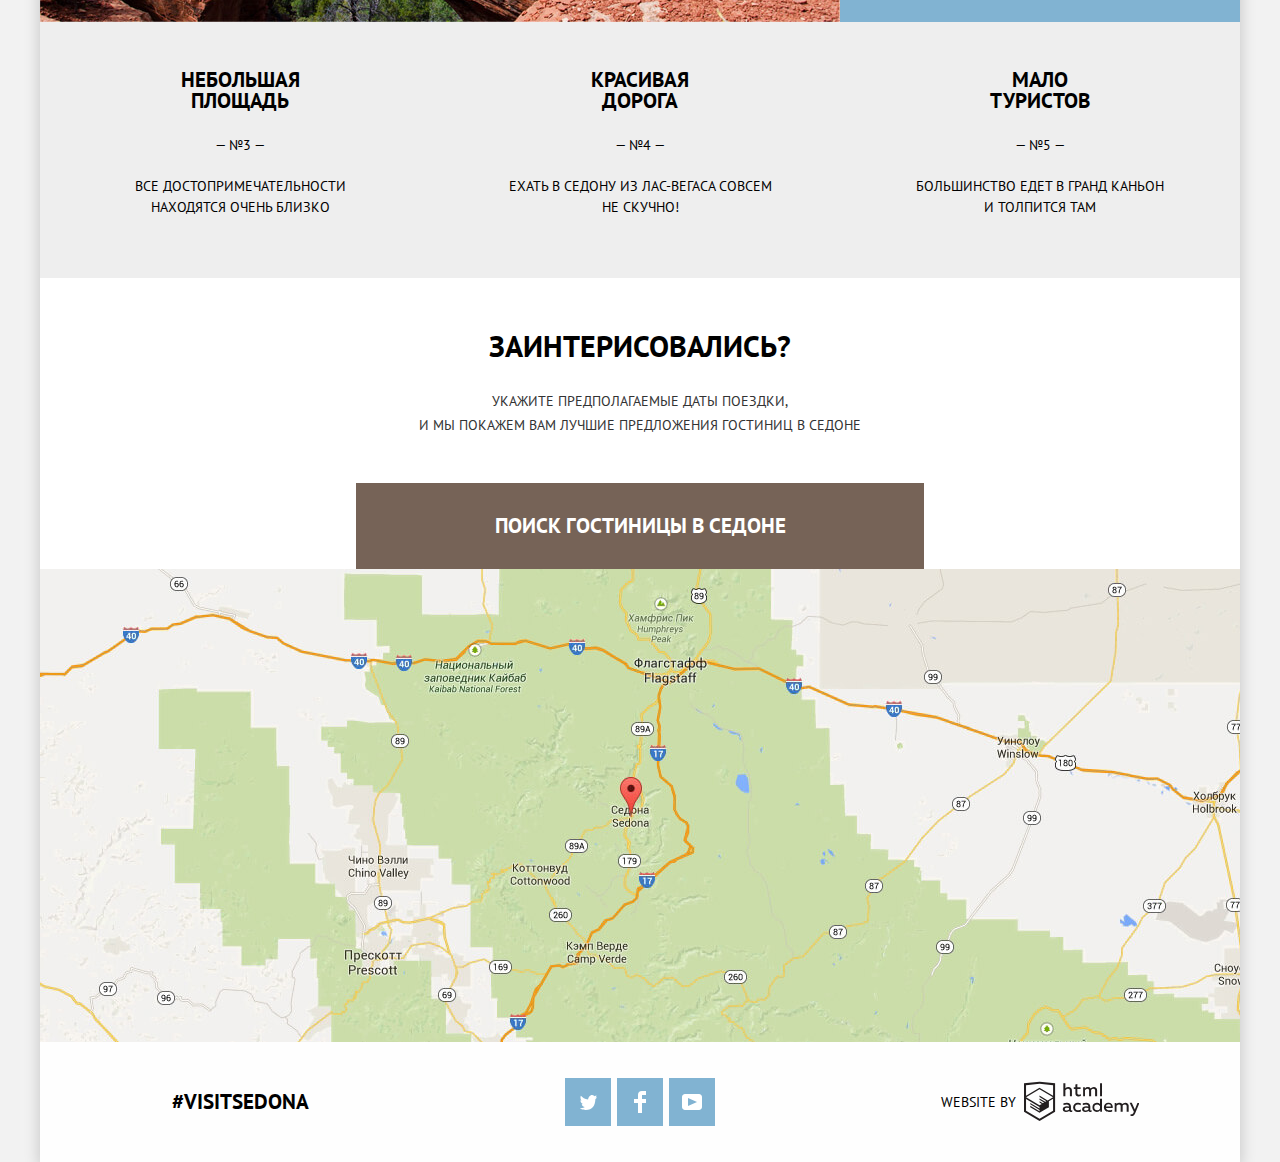
<file: sedona/index.html>
<!DOCTYPE html>
<html lang="ru">
  <head>
    <meta charset="utf-8">
    <title>Седона</title>
    <link href="https://fonts.googleapis.com/css?family=PT+Sans:400,700&amp;subset=cyrillic" rel="stylesheet">
    <link rel="stylesheet" href="css/normalize.css">
    <link rel="stylesheet" href="css/style.min.css">
  </head>
  <body>
    <div class="container">
      <header class="main-header">
        <nav class="navigation">
          <a class="logo">
            <img src="img/logo.png" width="140" height="72" alt="Логотип сайта города Седона">
          </a>
          <ul class="navigation-site">
            <li class="navigation-item">
              <a class="navigation-link" href="#">Информация</a>
            </li>
            <li class="navigation-item">
              <a class="navigation-link" href="#">Фото и видео</a>
            </li>
            <li class="navigation-item">
              <a class="navigation-link" href="#">Карта штата</a>
            </li>
            <li class="navigation-item">
              <a class="navigation-link" href="sedona-hotels.html">Гостиницы</a>
            </li>
          </ul>
        </nav>
      </header>
      <main class="index">
        <h1>Седона — небольшой городок в Аризоне, заслуживающий большего!</h1>
        <section class="advantage">
          <h2 class="visually-hidden">Преимущества</h2>
          <p class="advantage-page">Рассмотрим 5 причин, по которым Седона круче, чем гранд каньон!</p>
          <ol class="advantage-list">
            <li class="advantage-item">
              <div class="wrapper-advantage-item">
                <h3 class="advantage-title">Настоящий городок</h3>
                <p class="advantage-number">— №1 —</p>
                <p class="advantage-item-page">Седона — не аттракцион для туристов, там течет своя жизнь</p>
              </div>
              <ul class="advantage-promo">
                <li class="advantage-promo-item">
                  <h3>Жилье</h3>
                  <p>Рекомендуем пожить в настоящем мотеле, все как в кино!</p>
                </li>
                <li class="advantage-promo-item">
                  <h3>Еда</h3>
                  <p>Всегда заказывайте фирменный бургер, вы не разочаруетесь!</p>
                </li>
                <li class="advantage-promo-item">
                  <h3>Сувениры</h3>
                  <p>Не только китайского, но и местного производства!</p>
                </li>
              </ul>
            </li>
            <li class="advantage-item">
              <div class="wrapper-advantage-item">
                <h3 class="advantage-title">Там есть мост дьявола</h3>
                <p class="advantage-number">— №2 —</p>
                <p class="advantage-item-page">Да, по нему можно пройти! Если конечно вы осмелитесь</p>
              </div>
            </li>
            <li class="advantage-item">
              <h3 class="advantage-title">Небольшая площадь</h3>
              <p class="advantage-number">— №3 —</p>
              <p class="advantage-item-page">Все достопримечательности находятся очень близко</p>
            </li>
            <li class="advantage-item">
              <h3 class="advantage-title">Красивая дорога</h3>
              <p class="advantage-number">— №4 —</p>
              <p class="advantage-item-page">Ехать в Седону из Лас-Вегаса совсем не скучно!</p>
            </li>
            <li class="advantage-item">
              <h3 class="advantage-title">Мало туристов</h3>
              <p class="advantage-number">— №5 —</p>
              <p class="advantage-item-page">Большинство едет в гранд каньон и толпится там</p>
            </li>
          </ol>
        </section>
        <section class="search-hotel">
          <h2 class="visually-hidden">Забронировать гостиницу</h2>
          <p class="search-hotel-question">Заинтерисовались?</p>
          <p class="search-hotel-page">Укажите предполагаемые даты поездки,<br> и мы покажем вам лучшие предложения гостиниц в Седоне</p>
          <div class="wrapper-search-hotel">
            <a class="btn btn-brown btn-search-hotel" href="#">Поиск гостиницы в Седоне</a>
            <form class="search-hotel-form" action="https://echo.htmlacademy.ru" method="post">
              <div class="search-hotel-item arrival">
                <label for="arrival">Дата заезда:</label>
                <input type="text" id="arrival" name="arrival" autocomplete="off" value="26 февраля 2019">
                <a class="btn-search-date btn-arrival" href="#">
                  <span class="visually-hidden">Календарь выбора даты заезда</span>
                  <svg xmlns="http://www.w3.org/2000/svg" width="21" height="22"><path fill="#cacaca" d="M19.251 2.025h-2.845V.648c0-.381-.294-.689-.656-.689-.363 0-.656.308-.656.689v1.377h-3.938V.648c0-.381-.294-.689-.655-.689-.363 0-.657.308-.657.689v1.377H5.906V.648c0-.381-.294-.689-.656-.689-.363 0-.657.308-.657.689v1.377H1.75C.784 2.025 0 2.847 0 3.862v16.302C0 21.179.784 22 1.75 22h17.501c.966 0 1.749-.821 1.749-1.836V3.862c0-1.015-.783-1.837-1.749-1.837zm.437 18.139a.448.448 0 0 1-.437.459H1.75a.45.45 0 0 1-.438-.459V3.862a.45.45 0 0 1 .438-.459h2.844v1.378c0 .381.294.689.657.689.362 0 .656-.308.656-.689V3.403h3.938v1.378c0 .381.294.689.657.689.361 0 .655-.308.655-.689V3.403h3.938v1.378c0 .381.293.689.656.689.362 0 .656-.308.656-.689V3.403h2.845c.241 0 .437.206.437.459v16.302z"/><path fill="#cacaca" d="M4.594 8.225h2.625v2.066H4.594zM4.594 11.668h2.625v2.067H4.594zM4.594 15.112h2.625v2.066H4.594zM9.188 15.112h2.625v2.066H9.188zM9.188 11.668h2.625v2.067H9.188zM9.188 8.225h2.625v2.066H9.188zM13.781 15.112h2.625v2.066h-2.625zM13.781 11.668h2.625v2.067h-2.625zM13.781 8.225h2.625v2.066h-2.625z"/></svg>
                </a>
              </div>
              <div class="search-hotel-item departure">
                <label for="departure">Дата выезда:</label>
                <input type="text" id="departure" name="departure" autocomplete="off" value="8 мая 2019">
                <a class="btn-search-date btn-departure" href="#">
                  <span class="visually-hidden">Календарь выбора даты выезда</span>
                  <svg xmlns="http://www.w3.org/2000/svg" width="21" height="22"><path fill="#cacaca" d="M19.251 2.025h-2.845V.648c0-.381-.294-.689-.656-.689-.363 0-.656.308-.656.689v1.377h-3.938V.648c0-.381-.294-.689-.655-.689-.363 0-.657.308-.657.689v1.377H5.906V.648c0-.381-.294-.689-.656-.689-.363 0-.657.308-.657.689v1.377H1.75C.784 2.025 0 2.847 0 3.862v16.302C0 21.179.784 22 1.75 22h17.501c.966 0 1.749-.821 1.749-1.836V3.862c0-1.015-.783-1.837-1.749-1.837zm.437 18.139a.448.448 0 0 1-.437.459H1.75a.45.45 0 0 1-.438-.459V3.862a.45.45 0 0 1 .438-.459h2.844v1.378c0 .381.294.689.657.689.362 0 .656-.308.656-.689V3.403h3.938v1.378c0 .381.294.689.657.689.361 0 .655-.308.655-.689V3.403h3.938v1.378c0 .381.293.689.656.689.362 0 .656-.308.656-.689V3.403h2.845c.241 0 .437.206.437.459v16.302z"/><path fill="#cacaca" d="M4.594 8.225h2.625v2.066H4.594zM4.594 11.668h2.625v2.067H4.594zM4.594 15.112h2.625v2.066H4.594zM9.188 15.112h2.625v2.066H9.188zM9.188 11.668h2.625v2.067H9.188zM9.188 8.225h2.625v2.066H9.188zM13.781 15.112h2.625v2.066h-2.625zM13.781 11.668h2.625v2.067h-2.625zM13.781 8.225h2.625v2.066h-2.625z"/></svg>
                </a>
              </div>
              <p class="search-hotel-item amount-persons">
                <label for="person">Взрослые:</label>
                <input type="number" id="person" name="person" min="0" value="2">
                <button class="btn-person btn-add" type="button"><span class="visually-hidden">Увеличить количество гостей на один</span></button>
                <button class="btn-person btn-subtract" type="button"><span class="visually-hidden">Уменьшить количество гостей на один</span></button>
              </p>
              <p class="search-hotel-item amount-children">
                <label for="children">Дети:</label>
                <input type="number" id="children" name="children" min="0" value="0">
                <button class="btn-children btn-add" type="button"><span class="visually-hidden">Увеличить количество детей на один</span></button>
                <button class="btn-children btn-subtract" type="button"><span class="visually-hidden">Уменьшить количество детей на один</span></button>
              </p>
              <button class="btn btn-blue btn-search-fotm" type="submit">Найти</button>
            </form>
          </div>
        </section>
        <section class="map">
          <h2 class="visually-hidden">Карта нашего местоположения</h2>
          <p class="map-image">
            <img width="1200" height="594" src="img/map.jpg" alt="Карта местоположения города Седона">
          </p>
          <iframe src="https://www.google.com/maps/embed?pb=!1m18!1m12!1m3!1d498629.4797318756!2d-111.97479140551224!3d34.811929352479545!2m3!1f0!2f0!3f0!3m2!1i1024!2i768!4f13.1!3m3!1m2!1s0x872da132f942b00d%3A0x5548c523fa6c8efd!2z0KHQtdC00L7QvdCwLCDQkNGA0LjQt9C-0L3QsCA4NjMzNiwg0KHQqNCQ!5e0!3m2!1sru!2sby!4v1549322125520" width="1200" height="473" style="border:0" allowfullscreen></iframe>
        </section>
      </main>
      <footer class="main-footer">
        <p class="hashtag-sedona">#visitsedona</p>
        <ul class="footer-social">
          <li class="social-item">
            <a class="social-link social-tw" href="#">
              <span class="visually-hidden">Мы в твиттере</span>
              <svg class="social-icon tw-icon" xmlns="http://www.w3.org/2000/svg" xmlns:xlink="http://www.w3.org/1999/xlink" width="17" height="15"><path fill="#000" d="M10.95.144c1.685-.496 2.984.27 3.577 1.179.673-.231 1.331-.481 2.011-.708a2.345 2.345 0 0 1-.857 1.768c.685.17 1.304-.491 1.304-.491-.169 1-1.006 1.788-1.563 2.024-.231 6.75-3.175 11.217-10.077 11.082h-.446c-.41 0-4.164-.46-4.898-1.887 2.271.196 3.893-.422 4.693-1.177-.96-.3-2.679-.477-2.979-2.95.349.106.564.228 1.19.119C1.705 8.247.374 7.53.448 5.33c.285.328 1.067.536 1.34.472C1.085 5.561-.182 2.442.894.85c1.818 1.854 3.735 3.606 7.152 3.773C8.254 2.33 9.183.793 10.95.144z"/></svg>
            </a>
          </li>
          <li class="social-item">
            <a class="social-link social-fb" href="#">
              <span class="visually-hidden">Мы в фейсбуке</span>
              <svg class="social-icon fb-icon" xmlns="http://www.w3.org/2000/svg" width="12" height="22"><path fill="#000" d="M12 4V0H8a4 4 0 0 0-4 4v4H0v4h4v10h4V12h4V8H8V4h4z"/></svg>
            </a>
          </li>
          <li class="social-item">
            <a class="social-link social-youtube" href="#">
              <span class="visually-hidden">Мы на YouTube</span>
              <svg class="social-icon youtube-icon" xmlns="http://www.w3.org/2000/svg" xmlns:xlink="http://www.w3.org/1999/xlink" width="20" height="16"><path fill="#000" d="M17 0H3C1.35 0 0 1.35 0 3v10c0 1.65 1.35 3 3 3h14c1.65 0 3-1.35 3-3V3c0-1.65-1.35-3-3-3zM6.027 11.998V4.002L15.014 8l-8.987 3.998z"/></svg>
            </a>
          </li>
        </ul>
        <p class="copyright">
          website by
          <a class="copyright-link" href="#">
            <svg xmlns="http://www.w3.org/2000/svg" width="115" height="41" viewBox="0 0 113 39"><path  fill="#231f20" d="M46.84 28.22a2.07 2.07 0 0 0 .58-.11v1.4a3.41 3.41 0 0 1-1.24.22 1.75 1.75 0 0 1-1.75-1 5.08 5.08 0 0 1-3.3 1.13c-1.59 0-3.06-.87-3.06-2.68 0-2.24 2.08-2.93 3.9-2.93a11.63 11.63 0 0 1 2.28.26v-.31c0-1.09-.8-1.86-2.3-1.86a7.79 7.79 0 0 0-3.15.67v-1.79a10.72 10.72 0 0 1 3.35-.58c2.48 0 4 1.18 4 3.83v3.14a.57.57 0 0 0 .69.61zm-6.76-1.19a1.42 1.42 0 0 0 1.64 1.29 3.56 3.56 0 0 0 2.53-1v-1.51a10.21 10.21 0 0 0-1.9-.22c-1.1.01-2.27.35-2.27 1.45zM53.06 20.62a5.29 5.29 0 0 1 2.7.67v1.79a4.28 4.28 0 0 0-2.42-.73 2.89 2.89 0 1 0 0 5.76 5.26 5.26 0 0 0 2.55-.67v1.8a6.58 6.58 0 0 1-2.9.6 4.42 4.42 0 0 1-4.72-4.54 4.54 4.54 0 0 1 4.79-4.68zM65.84 28.22a2.07 2.07 0 0 0 .58-.11v1.4a3.41 3.41 0 0 1-1.24.22 1.75 1.75 0 0 1-1.75-1 5.08 5.08 0 0 1-3.3 1.13c-1.59 0-3.06-.87-3.06-2.68 0-2.24 2.08-2.93 3.9-2.93a11.63 11.63 0 0 1 2.28.26v-.31c0-1.09-.8-1.86-2.3-1.86a7.79 7.79 0 0 0-3.15.67v-1.79a10.72 10.72 0 0 1 3.35-.58c2.48 0 4 1.18 4 3.83v3.14a.57.57 0 0 0 .69.61zm-6.76-1.19a1.42 1.42 0 0 0 1.64 1.29 3.56 3.56 0 0 0 2.53-1v-1.51a10.21 10.21 0 0 0-1.9-.22c-1.11.01-2.27.35-2.27 1.45zM76.67 16.85v12.76h-1.76v-1.39a4.07 4.07 0 0 1-3.35 1.62 4.62 4.62 0 0 1 0-9.22 4 4 0 0 1 3.15 1.37v-5.14h2zm-4.76 5.48a2.9 2.9 0 0 0 0 5.8 3 3 0 0 0 2.79-1.84v-2.13a3.06 3.06 0 0 0-2.79-1.83zM82.99 20.62c3.48 0 4.68 2.81 4.12 5.34h-6.58c.22 1.57 1.75 2.22 3.35 2.22a6.41 6.41 0 0 0 2.77-.62v1.68a7.5 7.5 0 0 1-3.14.6c-2.68 0-5-1.53-5-4.61a4.39 4.39 0 0 1 4.48-4.61zm.09 1.62a2.39 2.39 0 0 0-2.57 2.26h4.85a2.06 2.06 0 0 0-2.28-2.26zM89.1 29.61v-8.75h1.73v1.09a4 4 0 0 1 2.92-1.33 3 3 0 0 1 2.73 1.4 4.33 4.33 0 0 1 3.06-1.4 3.21 3.21 0 0 1 3.32 3.52v5.47h-2V24.2a1.67 1.67 0 0 0-1.73-1.84 2.94 2.94 0 0 0-2.17 1.18V29.61h-2V24.2a1.67 1.67 0 0 0-1.73-1.84 3.11 3.11 0 0 0-2.32 1.35v5.91h-2zM111.47 20.86h2l-4.1 9.93c-.95 2.28-2.19 3-3.52 3a5 5 0 0 1-1.15-.15v-1.66a3 3 0 0 0 .89.13c.95 0 1.66-.67 2.17-2l.18-.44-4.16-8.82h2.13l3 6.6zM40.66 1.53v5a4 4 0 0 1 2.83-1.2A3.41 3.41 0 0 1 47.1 8.9v5.41h-2V9.15a1.9 1.9 0 0 0-2-2.1 3.08 3.08 0 0 0-2.44 1.46v5.8h-2V1.53h2zM52.43 2.42v3.12h3.17v1.71h-3.17v4c0 1.15.53 1.53 1.66 1.53a4.71 4.71 0 0 0 1.77-.35v1.68a7.14 7.14 0 0 1-2.35.38 2.68 2.68 0 0 1-3-2.88V7.23h-1.6V5.52h1.57V2.88zM58.1 14.29V5.54h1.73v1.09a4 4 0 0 1 2.92-1.33 3 3 0 0 1 2.73 1.4 4.33 4.33 0 0 1 3.06-1.4 3.21 3.21 0 0 1 3.32 3.52v5.47h-2V8.88a1.67 1.67 0 0 0-1.73-1.84 2.94 2.94 0 0 0-2.17 1.18V14.29h-2V8.88a1.67 1.67 0 0 0-1.73-1.84 3.11 3.11 0 0 0-2.32 1.35v5.91h-2zM74.72 1.52h1.95v12.76h-1.95zM15.44.02h-.16L0 1.62v28l15.28 9.09 15.28-9.09v-28zm13.12 28.45l-13.28 7.9L2 28.47V16.99l13.22 7.87v1.43l-9.07-5.4v1.38l9.11 5.47v1.46l-9.1-5.42v1.38l9.11 5.47 9.19-5.5V19.22l4.1-2.45v11.67zm0-13.16l-3.65 2.14-1.68 1-8-4.76v1.38l6.84 4.07h-.06l-.15.09-1 .57-5.64-3.36v1.38l4.45 2.65-1.05.7-3.36-2v1.38l2.21 1.3-2.25 1.35-13.16-7.82 13.17-7.92zm0-1.39L15.21 6.05l-13.2 7.86V3.41l13.28-1.39 13.28 1.39v10.51z"/></svg>
          </a>
        </p>
      </footer>
    </div>
    <template id="caledar-template">
      <div class="calendar">
        <div class="calendar-top">
          <button class="btn-calendar btn-left" type="button"></button>
          <p class="calendar-date">
            <span class="calendar-month"></span>
            <span class="calendar-year"></span>
          </p>
          <button class="btn-calendar btn-right" type="button"></button>
        </div>
        <div class="calendar-body">
          <table class="calendar-day">
            <tr>
              <th>ПН</th>
              <th>ВТ</th>
              <th>СР</th>
              <th>ЧТ</th>
              <th>ПТ</th>
              <th>СБ</th>
              <th>ВС</th>
            </tr>
          </table>
        </div>
      </div>
    </template>
    <script src="js/amountPeople.min.js"></script>
    <script src="js/script.min.js"></script>
    <script src="js/fieldsForm.min.js"></script>
    <script src="js/openCalendar.min.js"></script>
    <script src="js/changeDate.min.js"></script>
    <script src="js/leafCalendar.min.js"></script>
  </body>
</html>
</file>
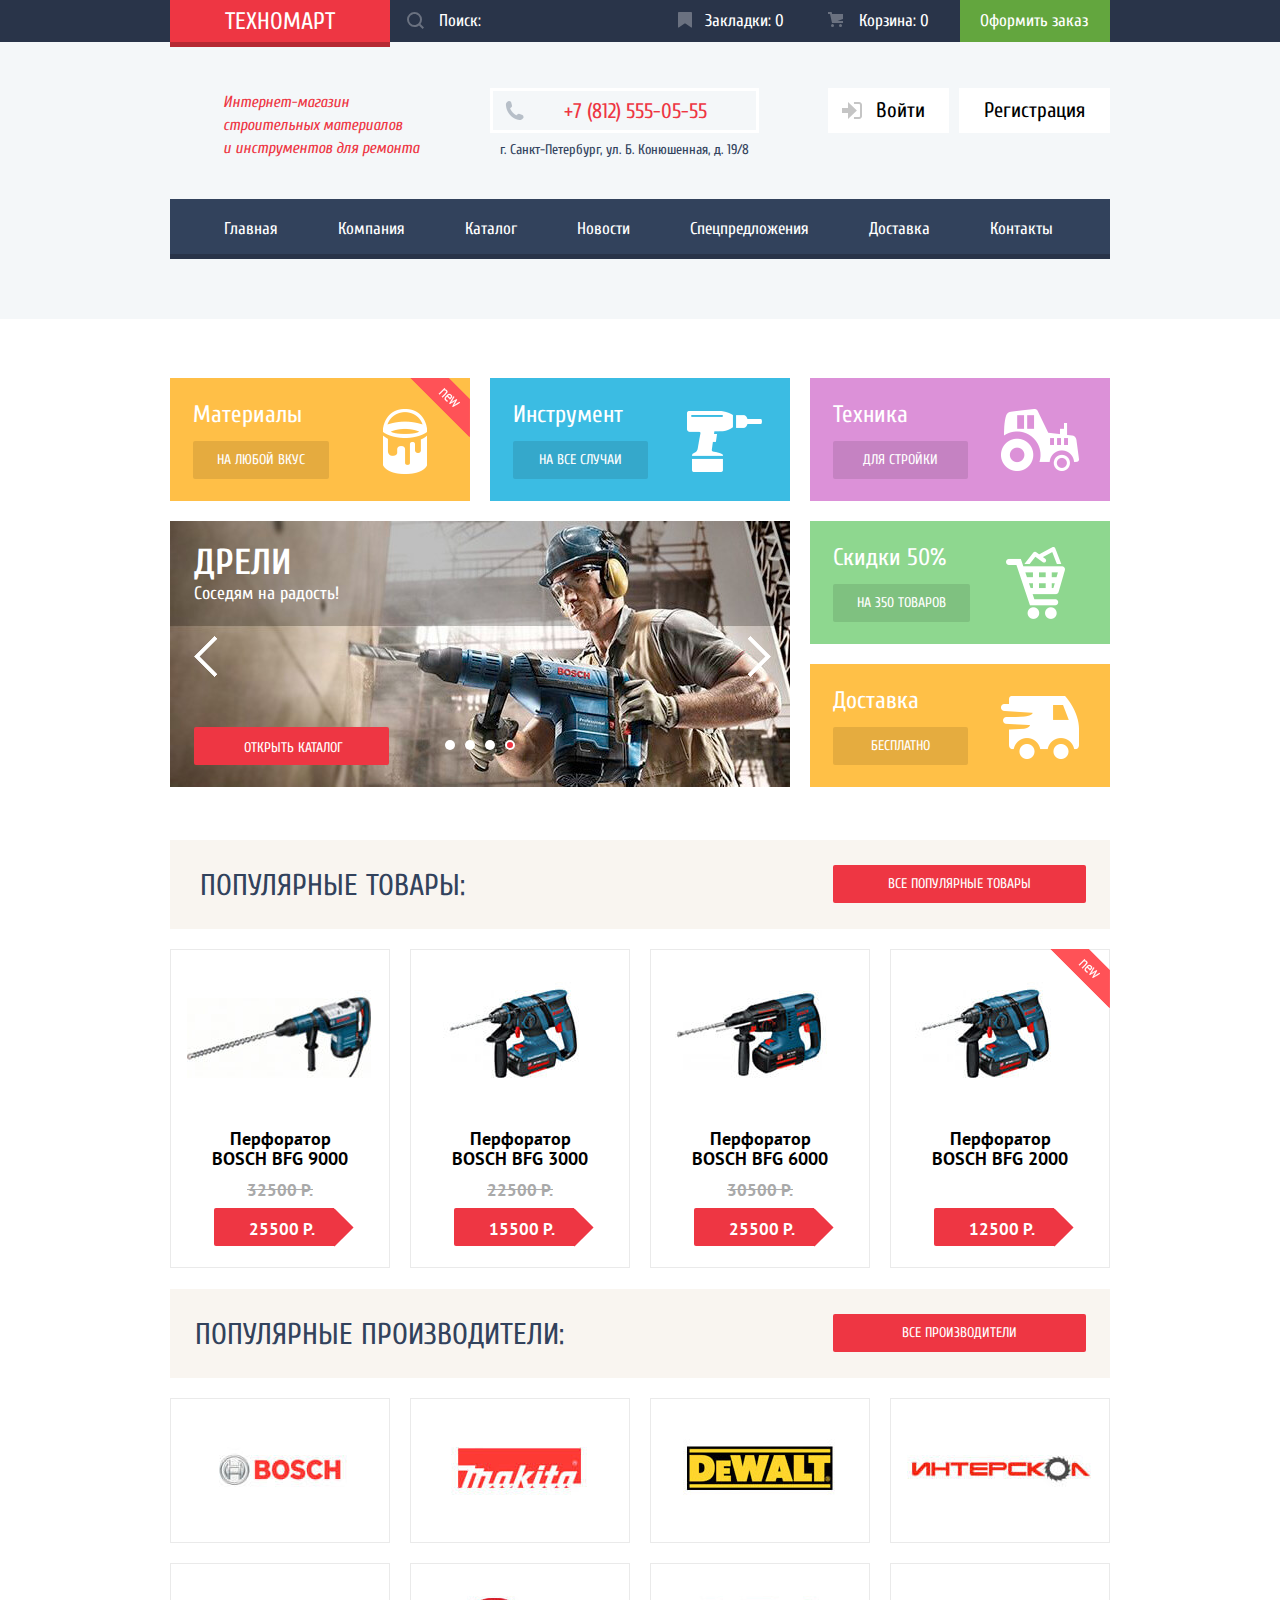
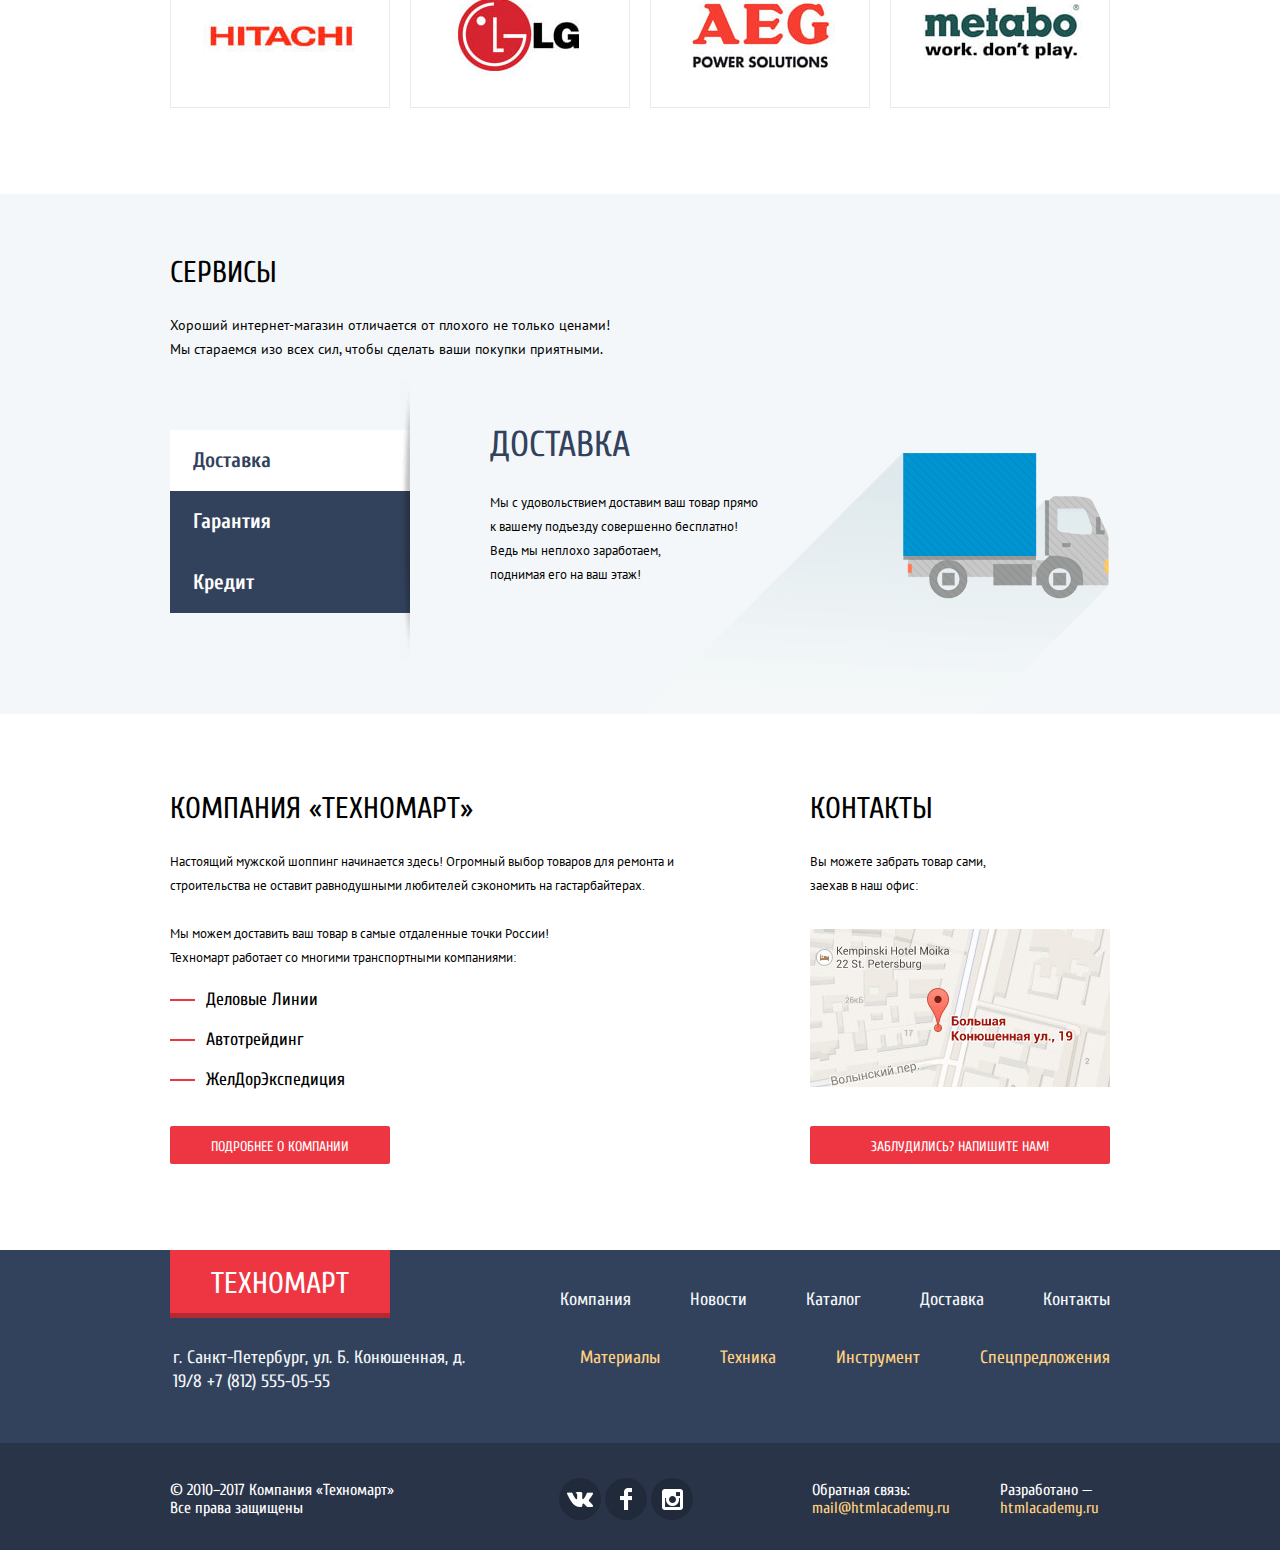
<file: technomart/index.html>
<!DOCTYPE html>
<html lang="ru">
  <head>
    <meta charset="utf-8">
    <title>Техномарт</title>
    <link href="https://fonts.googleapis.com/css?family=PT+Sans:400,700&amp;subset=cyrillic" rel="stylesheet">
    <link href="https://fonts.googleapis.com/css?family=Cuprum:400,400i,700&amp;subset=cyrillic" rel="stylesheet">
    <link href="https://fonts.googleapis.com/css?family=PT+Sans+Narrow&amp;subset=cyrillic" rel="stylesheet">
    <link rel="stylesheet" href="css/normalize.css">
    <link rel="stylesheet" href="css/style.min.css">
  </head>
  <body>
    <header class="main-header">
      <div class="header-top">
        <div class="container">
          <a class="logo">Техномарт</a>
          <form class="form-search" action="https://echo.htmlacademy.ru" method="post">
            <p class="search-site">
              <input class="search" type="search" id="search" name="search" placeholder="Поиск:">
              <label class="search-label" for="search">
                <svg class="search-icon" xmlns="http://www.w3.org/2000/svg" width="17" height="17"><path fill="#000000" d="M17 15.586l-3.542-3.542A7.465 7.465 0 0 0 15 7.5 7.5 7.5 0 1 0 7.5 15c1.71 0 3.282-.579 4.544-1.542L15.586 17 17 15.586zM2 7.5C2 4.467 4.467 2 7.5 2 10.532 2 13 4.467 13 7.5c0 3.032-2.468 5.5-5.5 5.5A5.506 5.506 0 0 1 2 7.5z"/></svg>
                <span class="visually-hidden">Поиск по сайту </span>
              </label>
            </p>
          </form>
          <ul class="product-checkout">
            <li class="marker">
              <a class="marker-link" href="#">
                <svg class="icon marcer-icon" xmlns="http://www.w3.org/2000/svg" width="14" height="16"><path fill="#000000" d="M14 15c0 .55-.368.741-.818.426l-5.363-3.765c-.45-.315-1.187-.315-1.637 0L.818 15.426C.368 15.741 0 15.55 0 15V1c0-.55.45-1 1-1h12c.55 0 1 .45 1 1v14z"/></svg>
                Закладки: <span>0</span></a>
            </li>
            <li class="basket">
              <a class="basket-link" href="#">
                <svg class="icon basket-icon" xmlns="http://www.w3.org/2000/svg" width="15" height="15"><circle fill="#000000" cx="4.5" cy="13.5" r="1.5"/><circle fill="#000000" cx="12.5" cy="13.5" r="1.5"/><path fill="#000000" d="M15 2H4.07l-.422-2H0v2h2.031l1.985 9H15V9H9.441L15 6.951z"/></svg>
                Корзина: <span>0</span></a>
            </li>
            <li class="checkout">
              <a class="checkout-link" href="#">Оформить заказ</a>
            </li>
          </ul>
        </div>
      </div>
      <div class="container">
        <div class="header-middle">
          <h1 class="header-title">Интернет-магазин строительных материалов <br>и инструментов для ремонта</h1>
          <div class="contacts">
            <p class="telefon">+7 (812) 555-05-55</p>
            <p class="address">г. Санкт-Петербург, ул. Б. Конюшенная, д. 19/8</p>
          </div>
          <ul class="user-navigation">
            <li class="user-login">
              <a class="user-link login-link" href="#">
                <svg class="login-icon" xmlns="http://www.w3.org/2000/svg" width="20" height="17"><path fill="#32425C" d="M14.875 8.5L6 0v6H0v5h6v6z"/><path fill="#32425C" d="M16.986 15.01h-5.027V17h5.027c2.178 0 3.004-1.81 3.029-3.026V3.028C19.99 1.811 19.164 0 16.986 0h-5.027v1.99h5.027c.839 0 .992.681 1.01 1.057v10.904c-.017.376-.171 1.059-1.01 1.059z"/></svg>
                Войти</a>
            </li>
            <li class="user-registration">
              <a class="user-link registration-link" href="#">Регистрация</a>
            </li>
          </ul>
        </div>
        <nav class="main-menu">
          <ul class="menu-list">
            <li class="menu-item">
              <a>Главная</a>
            </li>
            <li class="menu-item">
              <a href="#">Компания</a>
            </li>
            <li class="menu-item">
              <a href="catalog-perforators.html">Каталог</a>
            </li>
            <li class="menu-item">
              <a href="#">Новости</a>
            </li>
            <li class="menu-item">
              <a href="#">Спецпредложения</a>
            </li>
            <li class="menu-item">
              <a href="#">Доставка</a>
            </li>
            <li class="menu-item">
              <a href="#">Контакты</a>
            </li>
          </ul>
        </nav>
      </div>
    </header>
    <main>
      <div class="container">
        <section class="promo-block">
          <h2 class="visually-hidden">Рекламный блок</h2>
          <ul class="promo-list">
            <li class="promo-item promo-new">
              <span>Материалы</span>
              <a href="#">На любой вкус</a>
            </li>
            <li class="promo-item">
              <span>Инструмент</span>
              <a href="#">На все случаи</a>
            </li>
            <li class="promo-item">
              <span>Техника</span>
              <a href="#">Для стройки</a>
            </li>
            <li>
              <section class="slider">
                <ul class="slider-list">
                  <li class="slider-item">
                    <h3>Перфораторы</h3>
                    <p>Настоящие мужские игрушки</p>
                    <a class="btn btn-slider" href="catalog-perforators.html">Открыть каталог</a>
                  </li>
                  <li class="slider-item">
                    <h3>Перфораторы</h3>
                    <p>Настоящие мужские игрушки</p>
                    <a class="btn btn-slider" href="catalog-perforators.html">Открыть каталог</a>
                  </li>
                  <li class="slider-item">
                    <h3>Перфораторы</h3>
                    <p>Настоящие мужские игрушки</p>
                    <a class="btn btn-slider" href="catalog-perforators.html">Открыть каталог</a>
                  </li>
                  <li class="slider-item slider-active">
                    <h3>Дрели</h3>
                    <p>Соседям на радость!</p>
                    <a class="btn btn-slider" href="catalog-perforators.html">Открыть каталог</a>
                  </li>
                </ul>
                <div class="slider-arrows">
                  <button class="slider-back" type="button">
                    <span class="visually-hidden">Следующий слайд</span>
                  </button>
                  <button class="slider-next" type="button">
                    <span class="visually-hidden">Предыдущий слайд</span>
                  </button>
                </div>
                <ul class="slider-control">
                  <li class="control-item">
                    <button class="btn-slider-control" type="button">
                      <span class="visually-hidden">Слайд 1</span>
                    </button>
                  </li>
                  <li class="control-item">
                    <button class="btn-slider-control" type="button">
                      <span class="visually-hidden">Слайд 2</span>
                    </button>
                  </li>
                  <li class="control-item">
                    <button class="btn-slider-control" type="button">
                      <span class="visually-hidden">Слайд 3</span>
                    </button>
                  </li>
                  <li class="control-item">
                    <button class="btn-slider-control btn-slider-active" type="button">
                      <span class="visually-hidden">Слайд 4</span>
                    </button>
                  </li>
                </ul>
              </section>
            </li>
            <li class="promo-wrapper">
              <ul>
                <li class="promo-item">
                  <span>Скидки 50%</span>
                  <a href="#">На 350 товаров</a>
                </li>
                <li class="promo-item">
                  <span>Доставка</span>
                  <a href="#">Бесплатно</a>
                </li>
              </ul>
            </li>
          </ul>
        </section>
        <section class="popular-products">
          <div class="popular-wrapper">
            <h2>Популярные товары:</h2>
            <a class="btn btn-products" href="#">Все популярные товары</a>
          </div>
          <ul class="product-list">
            <li class="product-item">
              <h3 class="product-title">Перфоратор BOSCH BFG 9000</h3>
              <p class="product-img">
                <img src="img/bfg9000.jpg" width="218" height="169" alt="Перфоратор BOSCH BFG 9000">
              </p>
              <p class="discount"><span class="visually-hidden">Старая цена </span><del>32500 Р.</del></p>
              <a class="btn btn-product" href="#">25500 Р.</a>
              <ul class="choice">
                <li class="choice-item">
                  <a class="choice-buy" href="#">Купить</a>
                </li>
                <li class="choice-item">
                  <a class="choice-bookmarks" href="#">В закладки</a>
                </li>
              </ul>
            </li>
            <li class="product-item">
              <h3 class="product-title">Перфоратор BOSCH BFG 3000</h3>
              <p class="product-img">
                <img src="img/bfg3000.jpg" width="218" height="169" alt="Перфоратор BOSCH BFG 3000">
              </p>
              <p class="discount"><span class="visually-hidden">Старая цена </span><del>22500 Р.</del></p>
              <a class="btn btn-product" href="#">15500 Р.</a>
              <ul class="choice">
                <li class="choice-item">
                  <a class="choice-buy" href="#">Купить</a>
                </li>
                <li class="choice-item">
                  <a class="choice-bookmarks" href="#">В закладки</a>
                </li>
              </ul>
            </li>
            <li class="product-item">
              <h3 class="product-title">Перфоратор BOSCH BFG 6000</h3>
              <p class="product-img">
                <img src="img/bfg6000.jpg" width="218" height="169" alt="Перфоратор BOSCH BFG 6000">
              </p>
              <p class="discount"><span class="visually-hidden">Старая цена </span><del>30500 Р.</del></p>
              <a class="btn btn-product" href="#">25500 Р.</a>
              <ul class="choice">
                <li class="choice-item">
                  <a class="choice-buy" href="#">Купить</a>
                </li>
                <li class="choice-item">
                  <a class="choice-bookmarks" href="#">В закладки</a>
                </li>
              </ul>
            </li>
            <li class="product-item product-item-new">
              <h3 class="product-title">Перфоратор BOSCH BFG 2000</h3>
              <p class="product-img">
                <img src="img/bfg2000.jpg" width="218" height="169" alt="Перфоратор BOSCH BFG 2000">
              </p>
              <p class="discount"><span class="visually-hidden">Старая цена </span><del></del></p>
              <a class="btn btn-product" href="#">12500 Р.</a>
              <ul class="choice">
                <li class="choice-item">
                  <a class="choice-buy" href="#">Купить</a>
                </li>
                <li class="choice-item">
                  <a class="choice-bookmarks" href="#">В закладки</a>
                </li>
              </ul>
            </li>
          </ul>
        </section>
        <section class="popular-manufacturers">
          <div class="manufacturers-wrapper">
            <h2 class="manufacturers-title">Популярные производители:</h2>
            <a class="btn btn-manufacturers" href="#">Все производители</a>
          </div>
          <ul class="manufacturer-list">
            <li class="manufacturer-item">
              <a class="manufacturer-link" href="#">
                <img src="img/bosch.jpg" width="218" height="143" alt="BOSCH">
              </a>
            </li>
            <li class="manufacturer-item">
              <a class="manufacturer-link" href="#">
                <img src="img/Makita.jpg" width="218" height="143" alt="Makita">
              </a>
            </li>
            <li class="manufacturer-item">
              <a class="manufacturer-link" href="#">
                <img src="img/DeWALT.jpg" width="218" height="143" alt="DeWalt">
              </a>
            </li>
            <li class="manufacturer-item">
              <a class="manufacturer-link" href="#">
                <img src="img/intersko.jpg" width="218" height="143" alt="Интерскол">
              </a>
            </li>
            <li class="manufacturer-item">
              <a class="manufacturer-link" href="#">
                <img src="img/Hitachi.jpg" width="218" height="143" alt="HITACHI">
              </a>
            </li>
            <li class="manufacturer-item">
              <a class="manufacturer-link" href="#">
                <img src="img/LG.jpg" width="218" height="143" alt="LG">
              </a>
            </li>
            <li class="manufacturer-item">
              <a class="manufacturer-link" href="#">
                <img src="img/AEG.jpg" width="218" height="143" alt="AEG">
              </a>
            </li>
            <li class="manufacturer-item">
              <a class="manufacturer-link" href="#">
                <img src="img/Metabo.jpg" width="218" height="143" alt="Metabo">
              </a>
            </li>
          </ul>
        </section>
      </div>
      <section class="service">
        <div class="container">
          <h2>Сервисы</h2>
          <p class="service-promo">Хороший интернет-магазин отличается от плохого не только ценами!</p>
          <p class="service-promo">Мы стараемся изо всех сил, чтобы сделать ваши покупки приятными.</p>
          <div class="service-wrapper">
            <ul class="service-sliders">
              <li class="service-slider-item delivery service-active">
                <h3 class="service-slider-title">Доставка</h3>
                <p>Мы с удовольствием доставим ваш товар прямо к вашему подъезду совершенно бесплатно!</p>
                <p>Ведь мы неплохо заработаем,<br> поднимая его на ваш этаж!</p>
              </li>
              <li class="service-slider-item guarantee">
                <h3 class="service-slider-title">Гарантия</h3>
                <p>Если купленный у нас товар поломается или заискрит,<br> а также в случае пожара, спровоцированного его
								возгаранием, вы всегда можете быть уверены в нашей гарантии. Мы обменяем сгоревший товар на новый.</p>
                <p>Дом уж восстановите как-нибудь сами.</p>
              </li>
              <li class="service-slider-item credit">
                <h3 class="service-slider-title">Кредит</h3>
                <p>Залезть в долговую яму стало проще!</p>
                <p>Кредитные консультанты придут вам на помощь.</p>
                <a class="btn service-slider-btn" href="#">Отправить заявку</a>
              </li>
            </ul>
            <ul class="service-switch">
              <li class="switch-item">
                <button class="btn-switch btn-service-active" type="button"><span class="visually-hidden">Слайд 1 </span>Доставка</button>
              </li>
              <li class="switch-item">
                <button class="btn-switch" type="button"><span class="visually-hidden">Слайд 2 </span>Гарантия</button>
              </li>
              <li class="switch-item">
                <button class="btn-switch" type="button"><span class="visually-hidden">Слайд 3 </span>Кредит</button>
              </li>
            </ul>
          </div>
        </div>
      </section>
      <div class="info-wrapper container">
        <section class="info">
          <h2>Компания «Техномарт»</h2>
          <p>Настоящий мужской шоппинг начинается здесь! Огромный выбор товаров для ремонта и строительства не оставит равнодушными любителей сэкономить на гастарбайтерах.</p>
          <p>Мы можем доставить ваш товар в самые отдаленные точки России! Техномарт работает со многими транспортными компаниями:</p>
          <ul class="carrier">
            <li>Деловые Линии</li>
            <li>Автотрейдинг</li>
            <li>ЖелДорЭкспедиция</li>
          </ul>
          <a class="btn btn-info" href="#">Подробнее о компании</a>
        </section>
        <section class="info-contacts">
          <h2>Контакты</h2>
          <p>Вы можете забрать товар сами, заехав в наш офис:</p>
          <a class="small-map" href="map-index.html"><img src="img/map-min.jpg" width="300" height="158" alt="Адрес магазина: г. Санкт-Петербург, ул. Б. Конюшенная, д. 19/8"></a>
          <a class="btn btn-contacts" href="#">Заблудились? Напишите нам!</a>
        </section>
      </div>
    </main>
    <footer class="main-footer">
      <div class="container">
        <div class="footer-navigation">
          <a class="footer-logo">Техномарт</a>
          <ul class="footer-menu">
            <li class="footer-menu-item">
              <a href="#">Компания</a>
            </li>
            <li class="footer-menu-item">
              <a href="#">Новости</a>
            </li>
            <li class="footer-menu-item">
              <a href="#">Каталог</a>
            </li>
            <li class="footer-menu-item">
              <a href="#">Доставка</a>
            </li>
            <li class="footer-menu-item">
              <a href="#">Контакты</a>
            </li>
          </ul>
        </div>
        <div class="footer-address-navigation">
          <p class="footer-address">г. Санкт-Петербург, ул. Б. Конюшенная, д. 19/8 +7 (812) 555-05-55</p>
          <ul class="footer-products-navigation">
            <li class="product-navigation-item">
              <a href="#">Материалы</a>
            </li>
            <li class="product-navigation-item">
              <a href="#">Техника</a>
            </li>
            <li class="product-navigation-item">
              <a href="#">Инструмент</a>
            </li>
            <li class="product-navigation-item">
              <a href="#">Спецпредложения</a>
            </li>
          </ul>
        </div>
      </div>
      <div class="footer-bottom">
        <div class="container">
          <p class="text-copyright">© 2010–2017 Компания «Техномарт» Все права защищены</p>
          <ul class="footer-social">
            <li class="footer-social-item"><a class="social social-vk" href="#"><span class="visually-hidden">Магазин Техномарт в Вконтакте</span></a></li>
            <li class="footer-social-item"><a class="social social-fb" href="#"><span class="visually-hidden">Магазин Техномарт в Фейсбук</span></a></li>
            <li class="footer-social-item"><a class="social social-inst" href="#"><span class="visually-hidden">Магазин Техномарт в Инстаграм</span></a></li>
          </ul>
          <div class="footer-feedback">
            Обратная связь:
            <a href="mailto:mail@htmlacademy.ru">mail@htmlacademy.ru</a>
          </div>
          <div class="footer-copyright">
            Разработано —
            <a href="https://htmlacademy.ru/">htmlacademy.ru</a>
          </div>
        </div>
      </div>
    </footer>
    <section class="feedback">
      <h3 class="visually-hidden">Форма обратной связи</h3>
      <button class="feedback-close close-popup" type="button">
        <span class="visually-hidden">Закрыть форму обратной связи</span>
      </button>
      <form class="feedback-form" action="https://echo.htmlacademy.ru" method="post">
        <div class="feedback-wrapper">
          <p class="feedback-name">
            <label for="name">Ваше имя:</label>
            <input id="name" type="text" name="name" placeholder="Имя Фамилия">
          </p>
          <p class="feedback-email">
            <label for="email">Ваш e-mail:</label>
            <input id="email" type="email" name="email" placeholder="email@example.com">
          </p>
          <p class="feedback-message">
            <label for="message">Текст письма:</label>
            <textarea id="message"  name="message" rows="6" cols="80" placeholder="В свободной форме"></textarea>
          </p>
        </div>
        <p class="btn-wrapper">
          <button class="btn btn-submit" type="submit">Отправить</button>
        </p>
      </form>
    </section>
    <div class="big-map">
      <img src="img/big-map.jpg" width="940" height="446" alt="Адрес магазина: г. Санкт-Петербург, ул. Б. Конюшенная, д. 19/8">
      <iframe src="https://www.google.com/maps/embed?pb=!1m18!1m12!1m3!1d1998.6037872533238!2d30.320858716329727!3d59.938716481876206!2m3!1f0!2f0!3f0!3m2!1i1024!2i768!4f13.1!3m3!1m2!1s0x4696310fca145cc1%3A0x42b32648d8238007!2z0JHQvtC70YzRiNCw0Y8g0JrQvtC90Y7RiNC10L3QvdCw0Y8g0YPQuy4sIDE5LzgsINCh0LDQvdC60YIt0J_QtdGC0LXRgNCx0YPRgNCzLCDQoNC-0YHRgdC40Y8sIDE5MTE4Ng!5e0!3m2!1sru!2sby!4v1546474400644" width="940" height="446" style="border:0" allowfullscreen></iframe>
      <button class="btn-big-map close-popup" type="button"><span class="visually-hidden">Закрыть карту</span></button>
    </div>
    <div class="popup-order">
      <p>Товар добавлен в корзину!</p>
      <div class="btn-wrapper">
        <a class="btn btn-checkout" href="#">Оформить заказ</a>
        <button class="btn continue-shopping" type="button">Продолжить покупки</button>
      </div>
      <button class="btn-close-order close-popup" type="button"><span class="visually-hidden">Закрыть</span></button>
    </div>
    <div class="overlay"></div>
    <script src="./js/script.min.js"></script>
  </body>
</html>
</file>
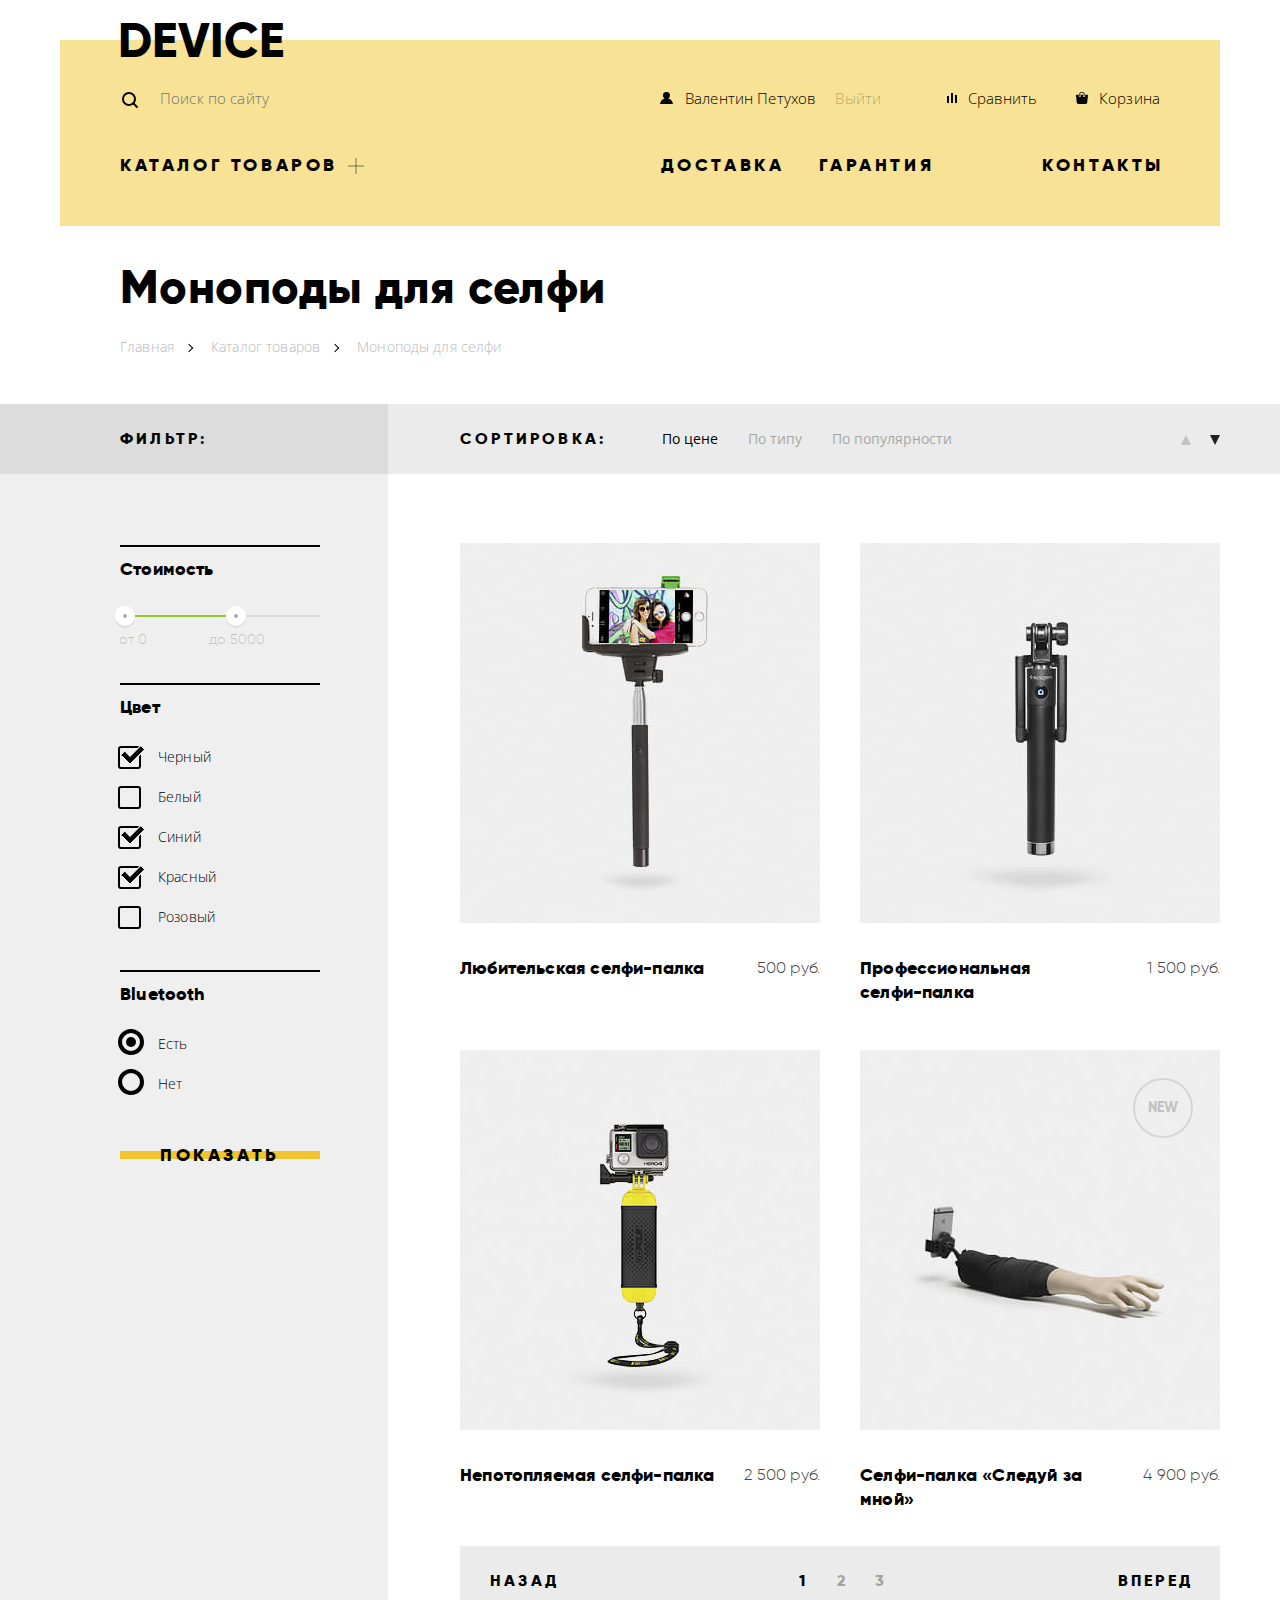
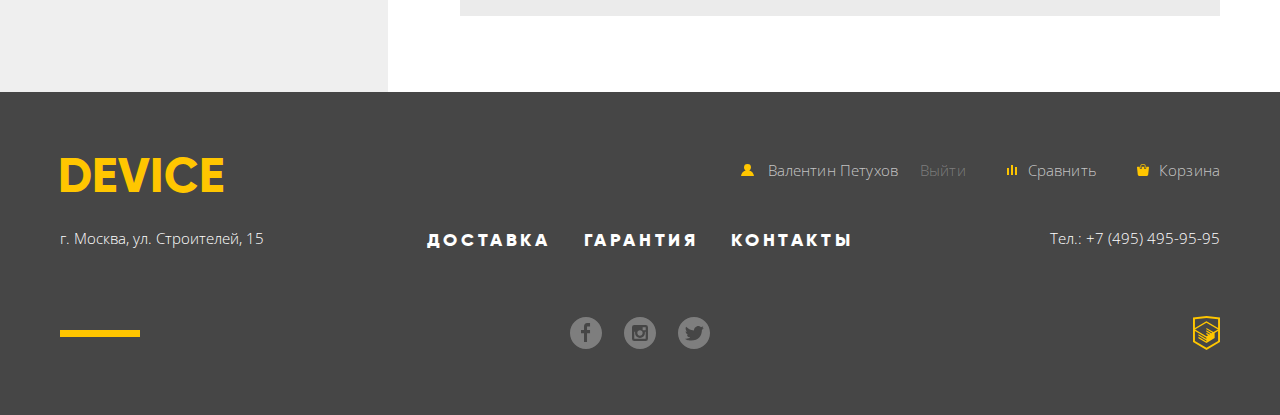
<file: device/catalog-monopods.html>
<!DOCTYPE html>
<html lang="ru">
  <head>
    <meta charset="utf-8">
    <title>HTML Academy: Девайс</title>
    <link href="https://fonts.googleapis.com/css?family=Open+Sans:300,400&amp;subset=cyrillic" rel="stylesheet">
    <link href="css/normalize.css" rel="stylesheet">
    <link href="css/style.min.css" rel="stylesheet">
  </head>
  <body class="monopods">
    <div class="container">
      <header class="main-header">
        <a class="logo" href="index.html">DEVICE</a>
        <div class="header-row">
          <form class="form-search" action="https://echo.htmlacademy.ru" method="post">
            <p class="search-site">
              <label class="visually-hidden" for="search">Поиск по сайту</label>
              <input class="search" type="search" id="search" name="search" placeholder="Поиск по сайту">
              <button class="button-search" type="submit" name="button-search">Найти</button>
            </p>
          </form>
          <div class="navigation-header">
            <ul class="navigation-user-list">
              <li class="user-name">
                <a class="name-link" href="#">Валентин Петухов</a>
              </li>
              <li class="user-exit">
                <a class="exit-link" href="#">Выйти</a>
              </li>
            </ul>
            <ul class="product-selection">
              <li class="compare">
                <a class="compare-link" href="#">Сравнить</a>
              </li>
              <li class="basket">
                <a class="basket-link" href="#">Корзина</a>
              </li>
            </ul>
          </div>
        </div>
        <nav class="main-navigation">
          <ul class="main-menu">
            <li class="main-menu-item catalog">
              <a href="#">Каталог товаров</a>
              <div class="catalog-column">
                <ul class="catalog-menu">
                  <li class="catalog-menu-item">
                    <a href="#">Виртуальная реальность</a>
                  </li>
                  <li class="catalog-menu-item">
                    <a>Моноподы для селфи</a>
                  </li>
                  <li class="catalog-menu-item">
                    <a href="#">Экшн-камеры</a>
                  </li>
                </ul>
                <ul class="catalog-menu">
                  <li class="catalog-menu-item">
                    <a href="#">Фитнес-браслеты</a>
                  </li>
                  <li class="catalog-menu-item">
                    <a href="#">Умные часы</a>
                  </li>
                </ul>
                <ul class="catalog-menu">
                  <li class="catalog-menu-item">
                    <a href="#">Квадрокоптеры</a>
                  </li>
                </ul>
              </div>
            </li>
            <li class="main-menu-item">
              <a href="#">Доставка</a>
            </li>
            <li class="main-menu-item">
              <a href="#">Гарантия</a>
            </li>
            <li class="main-menu-item">
              <a href="#">Контакты</a>
            </li>
          </ul>
        </nav>
      </header>
    </div>
    <main class="main-monopods">
      <div class="container">
        <h1 class="page-title">Моноподы для селфи</h1>
        <ul class="breadcrumbs-list">
          <li class="breadcrumbs-item"><a href="index.html">Главная</a></li>
          <li class="breadcrumbs-item"><a  href="#">Каталог товаров</a></li>
          <li class="breadcrumbs-item breadcrumbs-active">Моноподы для селфи</li>
        </ul>
      </div>
      <div class="monopods-column">
        <div class="container">
          <section class="filter-product">
            <h3>Фильтр:</h3>
            <form class="filter" action="https://echo.htmlacademy.ru" method="post">
              <div class="filter-item">
                <h4 class="filter-title">Стоимость</h4>
                <div class="min-max">
				          <p class="hidden">
					          <label>от <input type="text" name="min" value="0"></label>
					          <label>до <input type="text" name="max" value="5000"></label>
				          </p>
    			        <button class="min" type="button"><span class="text">от 0</span></button>
                  <span class="line-green"></span>
                  <button class="max" type="button"><span class="text">до 5000</span></button>
				        </div>
              </div>
              <div class="filter-item">
                <h4 class="filter-title">Цвет</h4>
                <ul class="color-list">
                  <li class="color-item">
                    <input class="color-input visually-hidden" id="color-black" type="checkbox" name="black" checked>
                    <label for="color-black">Черный</label>
                  </li>
                  <li class="color-item">
                    <input class="color-input visually-hidden" id="color-white" type="checkbox" name="white">
                    <label for="color-white">Белый</label>
                  </li>
                  <li class="color-item">
                    <input class="color-input visually-hidden" id="color-blue" type="checkbox" name="blue" checked>
                    <label for="color-blue">Синий</label>
                  </li>
                  <li class="color-item">
                    <input class="color-input visually-hidden" id="color-red" type="checkbox" name="red" checked>
                    <label for="color-red">Красный</label>
                  </li>
                  <li class="color-item">
                    <input class="color-input visually-hidden" id="color-pink" type="checkbox" name="pink">
                    <label for="color-pink">Розовый</label>
                  </li>
                </ul>
              </div>
              <div class="filter-item">
                <h4 class="filter-title">Bluetooth</h4>
                <ul class="bluetooth-choice">
                  <li class="bluetooth-item">
                    <input class="bluetooth-input visually-hidden" id="bluetooth-yes" type="radio" name="bluetooth" value="bluetooth-yes" checked>
                    <label for="bluetooth-yes">Есть</label>
                  </li>
                  <li class="bluetooth-item">
                    <input class="bluetooth-input visually-hidden" id="bluetooth-no" type="radio" name="bluetooth" value="bluetooth-no">
                    <label for="bluetooth-no">Нет</label>
                  </li>
                </ul>
              </div>
              <button class="btn btn-filter" type="submit">Показать</button>
            </form>
          </section>
          <div class="left-column">
            <section class="sorting-product">
              <h3>Сортировка:</h3>
              <ul class="sorting">
                <li class="sorting-price sorting-active">
                  <a href="#">По цене</a>
                </li>
                <li class="sorting-type">
                  <a href="#">По типу</a>
                </li>
                <li class="sorting-popularity">
                  <a href="#">По популярности</a>
                </li>
              </ul>
              <ul class="sorting-seriatim">
                <li class="sorting-ascending">
                 <a href="#"><span class="visually-hidden">По убыванию</span></a>
                </li>
                <li class="sorting-descending sorting-seriatim-active">
                  <a href="#"><span class="visually-hidden">По возрастанию</span></a>
                </li>
              </ul>
            </section>
            <section class="catalog-monopod">
              <h2 class="visually-hidden">Каталог моноподов</h2>
              <ul class="monopod-items">
                <li class="monopod-item">
                  <a href="#"><h3>Любительская селфи-палка</h3></a>
				  <p class="monopod-img">
				    <img src="img/product-1.jpg" width="360" height="380" alt="фото любительской селфи-палка">
				  </p>
                  <span class="monopod-price">500 руб.</span>
                  <ul class="choice">
                    <li class="choice-item">
                      <a class="btn choice-basket" href="#">В корзину</a>
                    </li>
                    <li class="choice-item">
                      <a class="choice-compare" href="#">Добавить к сравнению</a>
                    </li>
                  </ul>
                </li>
                <li class="monopod-item">
                  <a href="#"><h3>Профессиональная селфи-палка</h3></a>
				  <p class="monopod-img">
				    <img src="img/product-2.jpg" width="360" height="380" alt="фото профессиональной селфи-палка">
				  </p>
                  <span class="monopod-price">1 500 руб.</span>
                  <ul class="choice">
                    <li class="choice-item">
                      <a class="btn choice-basket" href="#">В корзину</a>
                    </li>
                    <li class="choice-item">
                      <a class="choice-compare" href="#">Добавить к сравнению</a>
                    </li>
                  </ul>
                </li>
                <li class="monopod-item">
                  <a href="#"><h3>Непотопляемая селфи-палка</h3></a>
				  <p class="monopod-img">
				    <img src="img/product-3.jpg" width="360" height="380" alt="фото непотопляемой селфи-палка">
				  </p>
                  <span class="monopod-price">2 500 руб.</span>
                  <ul class="choice">
                    <li class="choice-item">
                      <a class="btn choice-basket" href="#">В корзину</a>
                    </li>
                    <li class="choice-item">
                      <a class="choice-compare" href="#">Добавить к сравнению</a>
                    </li>
                  </ul>
                </li>
                <li class="monopod-item new">
                  <a href="#"><h3>Селфи-палка «Следуй за мной»</h3></a>
				  <p class="monopod-img">
				    <img src="img/product-4.jpg" width="360" height="380" alt="фото селфи-палки «Следуй за мной»">
				  </p>
                  <span class="monopod-price">4 900 руб.</span>
                  <ul class="choice">
                    <li class="choice-item">
                      <a class="btn choice-basket" href="#">В корзину</a>
                    </li>
                    <li class="choice-item">
                      <a class="choice-compare" href="#">Добавить к сравнению</a>
                    </li>
                  </ul>
                </li>
              </ul>
            </section>
            <div class="pagination">
              <ul class="pagination-list">
                <li class="pagination-item back pagination-disabled"><a>назад</a></li>
                <li>
                  <ul class="page-list">
                    <li class="pagination-item page pagination-active"><a><span class="visually-hidden">Перейти на страницу </span>1</a></li>
                    <li class="pagination-item page"><a href="#"><span class="visually-hidden">Перейти на страницу </span>2</a></li>
                    <li class="pagination-item page"><a href="#"><span class="visually-hidden">Перейти на страницу </span>3</a></li>
                  </ul>
                </li>
                <li class="pagination-item next"><a href="#">вперед</a></li>
              </ul>
            </div>
          </div>
        </div>
      </div>
    </main>
    <footer class="main-footer">
	  <div class="container">
	    <div class="footer-top">
        <a class="logo" href="index.html">DEVICE</a>
        <ul class="user-navigation">
          <li class="user-name">
            <a class="name-link" href="#">Валентин Петухов</a>
          </li>
		  <li class="user-exit">
            <a class="exit-link" href="#">Выйти</a>
          </li>
          <li class="compare">
            <a class="compare-link" href="#">Сравнить</a>
          </li>
          <li class="basket">
            <a class="basket-link" href="#">Корзина</a>
          </li>
        </ul>
      </div>
      <div class="navigation-footer">
        <p class="address">г. Москва, ул. Строителей, 15</p>
        <ul class="menu-footer">
          <li class="menu-footer-item">
            <a href="#">Доставка</a>
          </li>
          <li class="menu-footer-item">
            <a href="#">Гарантия</a>
          </li>
          <li class="menu-footer-item">
            <a href="#">Контакты</a>
          </li>
        </ul>
        <p class="telefon">Тел.: +7 (495) 495-95-95</p>
      </div>
      <div class="footer-bottom">
	    <span class="line"></span>
        <ul class="footer-social">
          <li class="footer-social-item"><a class="social social-fb" href="#"><span class="visually-hidden">Магазин DEVICE в Фейсбук</span></a></li>
          <li class="footer-social-item"><a class="social social-inst" href="#"><span class="visually-hidden">Магазин DEVICE в Инстаграм</span></a></li>
          <li class="footer-social-item"><a class="social social-tw" href="#"><span class="visually-hidden">Магазин DEVICE в Твиттер</span></a></li>
        </ul>
        <a class="footer-copyright-icon" href="https://htmlacademy.ru/intensive/htmlcss">
          <span class="visually-hidden">Ссылка на интенсив «Профессиональный HTML и CSS, уровень 1» HTML Academy</span>
        </a>
      </div>
	  </div>
    </footer>
    <script src="./js/script.min.js"></script>
  </body>
</html>
</file>
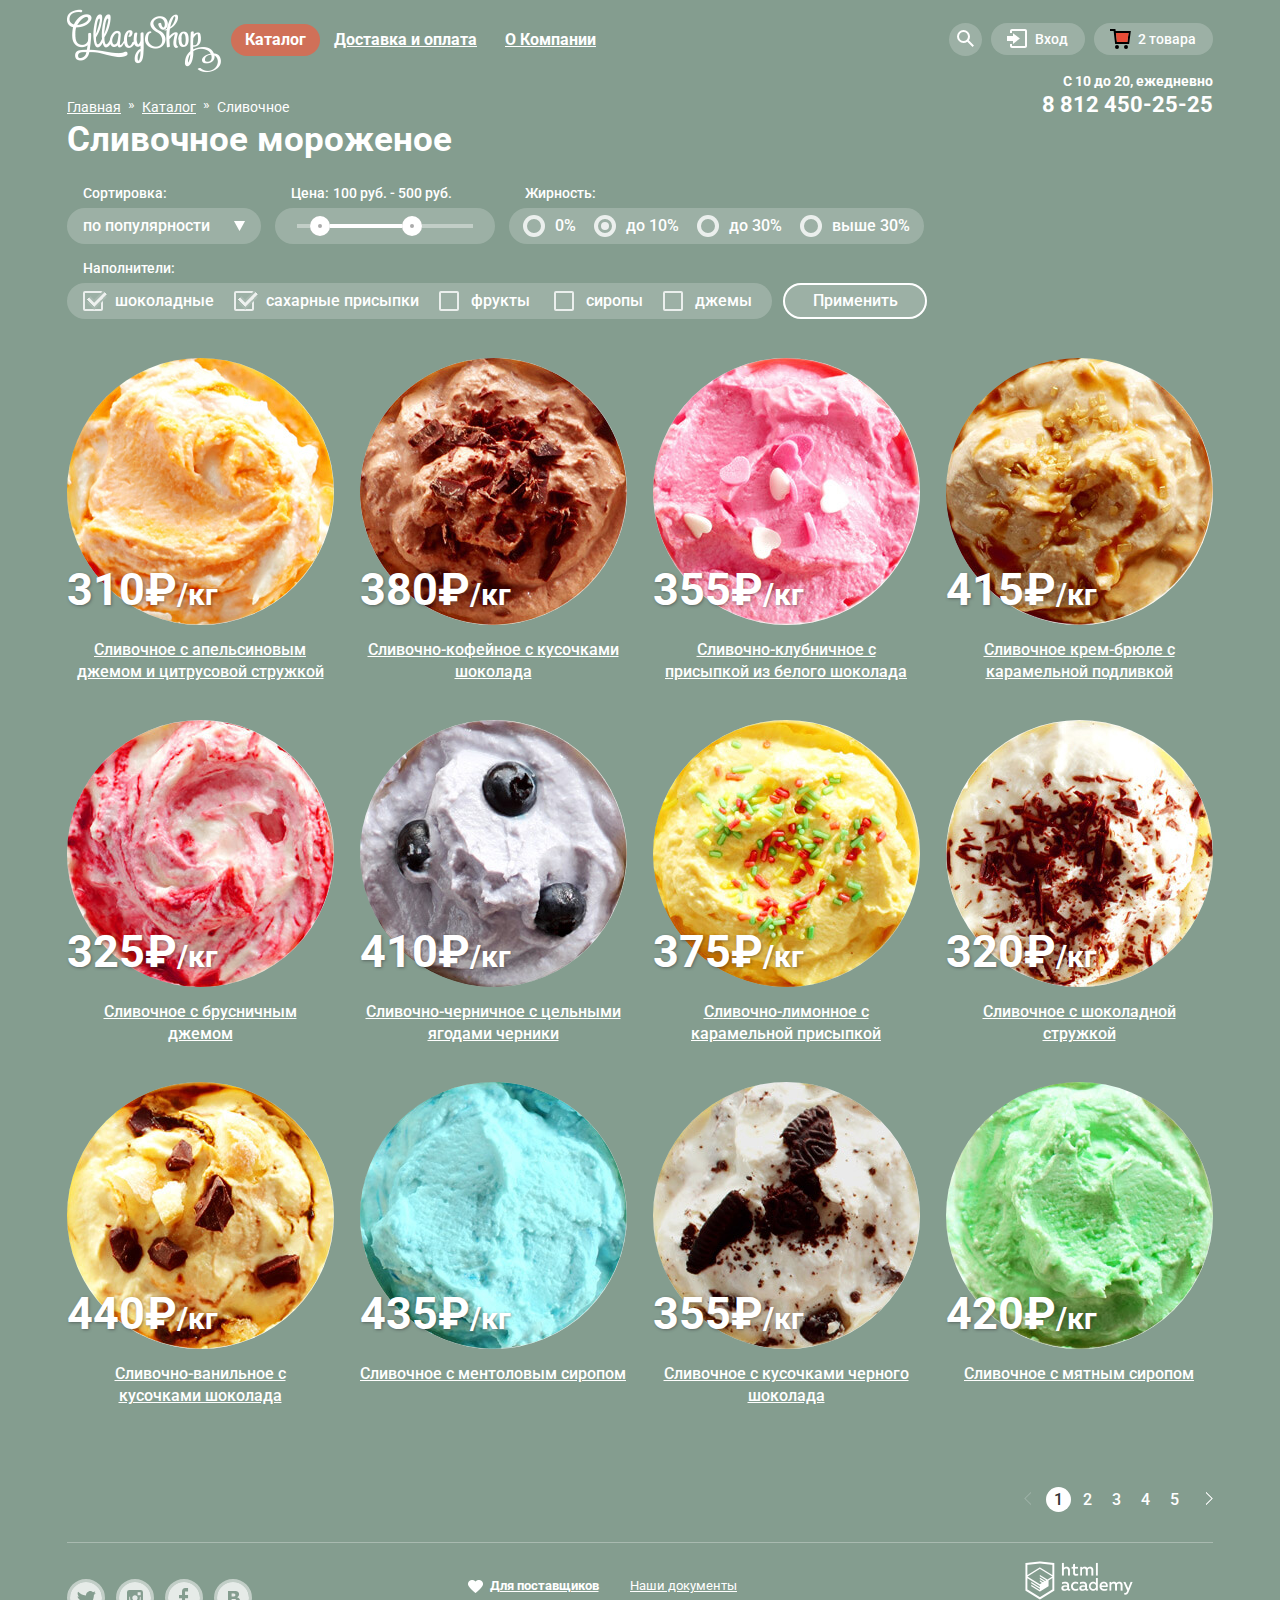
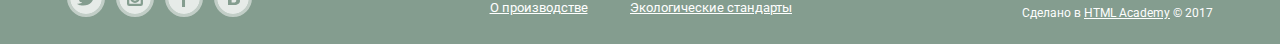
<file: gllacy/catalog-cream.html>
<!DOCTYPE html>
<html lang="ru">
  <head>
    <meta charset="utf-8">
    <title>Глейси</title>
    <link href="https://fonts.googleapis.com/css?family=Roboto:400,500,700&amp;subset=cyrillic" rel="stylesheet">
    <link rel="stylesheet" href="css/normalize.css">
    <link rel="stylesheet" href="css/style.min.css">
  </head>
  <body class="inner-cream">
    <div class="container">
      <header class="main-header">
        <nav class="main-navigation">
          <a class="logo" href="index.html"><img src="img/logo.png" width="154" height="64" alt="Логотип магазина Глейси"></a>
          <ul class="menu-list">
            <li class="menu-item catalog">
              <a class="current" href="#">Каталог</a>
              <ul class="catalog-list">
                <li class="catalog-item">
                  <a href="#">Новинки</a>
                </li>
                <li class="catalog-item cream">
                  <a class="current">Сливочное</a>
                </li>
                <li class="catalog-item">
                  <a href="#">Щербеты</a>
                </li>
                <li class="catalog-item">
                  <a href="#">Фруктовый лед</a>
                </li>
                <li class="catalog-item">
                  <a href="#">Мелорин</a>
                </li>
              </ul>
            </li>
            <li class="menu-item">
              <a href="#">Доставка и оплата</a>
            </li>
            <li class="menu-item">
              <a href="#">О Компании</a>
            </li>
          </ul>
          <ul class="user-navigation">
            <li class="navigation-item search-site">
              <a class="navigation-link search-link" href="#">
                <span class="visually-hidden">Поиск по сайту</span>
                <svg class="search-icon" xmlns="http://www.w3.org/2000/svg" width="17" height="17"><path fill="#FFF" d="M16.958 15.527L11.75 10.32A6.455 6.455 0 0 0 13 6.5 6.5 6.5 0 1 0 6.5 13a6.465 6.465 0 0 0 3.839-1.263l5.205 5.204 1.414-1.414zM6.5 11C4.019 11 2 8.981 2 6.5S4.019 2 6.5 2 11 4.019 11 6.5 8.981 11 6.5 11z"/></svg>
              </a>
              <form class="form-search" action="https://echo.htmlacademy.ru" method="post">
                <label class="visually-hidden" for="search">Введите запрос для поиска</label>
                <input class="input-search" type="search" id="search" name="search" placeholder="Что ищем?">
              </form>
            </li>
            <li class="navigation-item user-login">
              <a class="navigation-link login-link" href="#">
                <svg class="user-icon" xmlns="http://www.w3.org/2000/svg" width="21" height="19"><g fill="#FFF"><path d="M6 14.875L12.917 9.5 6 4.125v2.917H-.042v4.917H6z"/><path d="M18 0H5C3.9 0 3 .9 3 2v2h2V2h13v15H5v-2H3v2c0 1.1.9 2 2 2h13c1.1 0 2-.9 2-2V2c0-1.1-.9-2-2-2z"/></g></svg>
                Вход</a>
              <form class="user-data" action="https://echo.htmlacademy.ru" method="post">
                <label class="visually-hidden" for="user-email">Электронная почта</label>
                <input type="email" id="user-email" name="email" placeholder="Электронная почта">
                <label class="visually-hidden" for="user-password">Пароль</label>
                <input type="password" id="user-password" name="password" placeholder="Пароль">
                <div class="user-wrapper">
                  <button class="btn btn-user" type="submit" name="button">Войти</button>
                  <p>
                    <a class="restore-password" href="#">Забыли пароль?</a>
                    <a class="new-registration" href="#">Новая регистрация</a>
                  </p>
                </div>
              </form>
            </li>
            <li class="navigation-item basket basket-full">
              <a class="navigation-link basket-link basket-link-full" href="#">
                <span class="visually-hidden">Ваша карзина: </span>
                <svg class="basket-icon" xmlns="http://www.w3.org/2000/svg" width="21" height="20"><g fill="#FFF"><path d="M5.657 2.031L5.422 0H0v2h3.64l1.5 13h13.988l1.699-12.969H5.657zM17.372 13H6.922L5.888 4.031h12.66L17.372 13z"/><polygon points="5.888,4.031 6.922,13 17.372,13 18.548,4.031 "/><circle cx="6.984" cy="18" r="2"/><circle cx="15.984" cy="18" r="2"/></g></svg>
                <span class="amount-product">2 товара</span>
              </a>
              <div class="basket-wrapper">
                <table class="basket-list">
                  <tr class="basket-product">
                    <td class="delete-product"><button class="btn-delete" type="button"><span class="visually-hidden">Удалить товар из карзины</span></button></td>
                    <td class="product-imge"><img width="33" height="33" src="img/product1.jpg" alt="Пломбир с апельсиновым джемом"></td>
                    <td class="product-name"><a href="#">Пломбир с апельсиновым джемом</a></td>
                    <td class="product-weight">1,5 x <span class="price-kilo">200 руб.</span></td>
                    <td class="price-total">300 руб.</td>
                  </tr>
                  <tr class="basket-product">
                    <td class="delete-product"><button class="btn-delete" type="button"><span class="visually-hidden">Удалить товар из карзины</span></button></td>
                    <td class="product-imge"><img width="33" height="33" src="img/product3.jpg" alt="Клубничный пломбир с присыпкой из белого шоколада"></td>
                    <td class="product-name"><a href="#">Клубничный пломбир с присыпкой из белого шоколада</a></td>
                    <td class="product-weight">1,5 x <span class="price-kilo">300 руб.</span></td>
                    <td class="price-total">450 руб.</td>
                  </tr>
                </table>
                <p class="basket-price">Итого: <span class="basket-sum">750 руб.</span></p>
                <a class="btn btn-basket" href="#">Оформить заказ</a>
              </div>
            </li>
          </ul>
        </nav>
        <div class="header-wrapper">
          <ul class="breadcrumbs">
            <li class="breadcrumbs-item">
              <a href="index.html">Главная</a>
            </li>
            <li class="breadcrumbs-item">
              <a href="#">Каталог</a>
            </li>
            <li class="breadcrumbs-item">Сливочное</li>
          </ul>
          <div class="header-contacts">
            <p class="header-time">С 10 до 20, ежедневно</p>
            <a class="header-telefon" href="tel:88124502525">8 812 450-25-25</a>
          </div>
        </div>
      </header>
	  <main>
        <h1 class="inner-title">Сливочное мороженое</h1>
        <section class="filter">
          <h2 class="visually-hidden">Фильтр продукции</h2>
          <form class="filter-form" action="https://echo.htmlacademy.ru" method="post">
            <div class="filter-item">
              <h3 class="filter-title">Сортировка:</h3>
              <div class="sorting">
                <label class="visually-hidden" for="sorting">Тип сортировки</label>
                <select class="sorting-select" id="sorting" name="sorting">
                  <option value="popular" selected>по популярности</option>
                  <option value="inexpensive">сначала недорогие</option>
                  <option value="expensive">сначала дорогие</option>
                  <option value="fat">по жирности</option>
                </select>
              </div>
            </div>
            <div class="filter-item filter-price">
			        <div class = "price-wrapper">
			          <h3 class="filter-title">Цена:</h3>
			          <p class = "price-value">
			            <span class="price-min"> 100 руб.</span>
                  <span> - </span>
                  <span class="price-max">500 руб.</span>
			          </p>
                <p class="min-max">
                  <button class="min" type="button"><span class="visually-hidden">левый ползунок</span></button>
                  <span class="line"></span>
                  <button class="max" type="button"><span class="visually-hidden">правый ползунок</span></button>
                </p>
                <p class="visually-hidden">
                  <label>
                    от
                    <input class="input-min" type="text" name="min" value="100" pattern="[0-9]{0,100}">
                  </label>
                  <label>
                    до
                    <input class="input-max" type="text" name="max" value="500" pattern="[0-9]{0,100}">
                  </label>
                </p>
			        </div>
            </div>
            <div class="filter-item">
              <h3 class="filter-title">Жирность:</h3>
              <ul class="fat-list">
                <li class="fat-item">
                  <input class="visually-hidden zero" id="zero" type="radio" name="fat" value="zero">
                  <label for="zero">0%</label>
                </li>
                <li class="fat-item">
                  <input class="visually-hidden ten" id="before-ten" type="radio" name="fat" value="before-ten" checked>
                  <label for="before-ten">до 10%</label>
                </li>
                <li class="fat-item">
                  <input class="visually-hidden before-thirty" id="before-thirty" type="radio" name="fat" value="before-thirty">
                  <label for="before-thirty">до 30%</label>
                </li>
                <li class="fat-item">
                  <input class="visually-hidden above-thirty" id="above-thirty" type="radio" name="fat" value="above-thirty">
                  <label for="above-thirty">выше 30%</label>
                </li>
              </ul>
            </div>
            <div class="filter-item">
              <h3 class="filter-title">Наполнители:</h3>
              <ul class="filler-list">
                <li class="filler-item">
                  <input class="visually-hidden" id="filler-chocolate" type="checkbox" name="chocolate" checked>
                  <label for="filler-chocolate">шоколадные</label>
                </li>
                <li class="filler-item">
                  <input class="visually-hidden" id="filler-sugar" type="checkbox" name="sugar" checked>
                  <label for="filler-sugar">сахарные присыпки</label>
                </li>
                <li class="filler-item">
                  <input class="visually-hidden" id="filler-fruit" type="checkbox" name="fruit">
                  <label for="filler-fruit">фрукты</label>
                </li>
                <li class="filler-item filler-syrup">
                  <input class="visually-hidden" id="filler-syrup" type="checkbox" name="syrup">
                  <label for="filler-syrup">сиропы</label>
                </li>
                <li class="filler-item filler-jam">
                  <input class="visually-hidden" id="filler-jam" type="checkbox" name="jam">
                  <label for="filler-jam">джемы</label>
                </li>
              </ul>
            </div>
            <button class="btn-filter" type="submit">Применить</button>
          </form>
        </section>
        <section class="products">
          <h2 class="visually-hidden">Каталог мороженного</h2>
            <ul class="product-list">
              <li class="product-item">
                <h3 class="product-title"><a href="#"></a><a href="#">Сливочное с апельсиновым джемом и цитрусовой стружкой</a></h3>
                <p class="product-image">
                  <img width="267" height="267" src="img/product1.jpg" alt="Сливочное с апельсиновым джемом и цитрусовой стружкой">
                </p>
                <p class="product-price">310₽<span class="price-weight">/кг</span></p>
                <a class="btn btn-product" href="#">Быстрый просмотр</a>
				<a class="btn choice-basket" href="#">В корзину</a>
              </li>
              <li class="product-item">
                <h3 class="product-title"><a href="#"></a><a href="#">Сливочно-кофейное с кусочками шоколада</a></h3>
                <p class="product-image">
                  <img width="267" height="267" src="img/product2.jpg" alt="Сливочно-кофейное с кусочками шоколада">
                </p>
                <p class="product-price">380₽<span class="price-weight">/кг</span></p>
                <a class="btn btn-product" href="#">Быстрый просмотр</a>
				<a class="btn choice-basket" href="#">В корзину</a>
              </li>
              <li class="product-item">
                <h3 class="product-title"><a href="#">Сливочно-клубничное с присыпкой из белого шоколада</a></h3>
                <p class="product-image">
                  <img width="267" height="267" src="img/product3.jpg" alt="Сливочно-клубничное с присыпкой из белого шоколада">
                </p>
                <p class="product-price">355₽<span class="price-weight">/кг</span></p>
                <a class="btn btn-product" href="#">Быстрый просмотр</a>
				<a class="btn choice-basket" href="#">В корзину</a>
              </li>
              <li class="product-item">
                <h3 class="product-title"><a href="#">Сливочное крем-брюле с карамельной подливкой</a></h3>
                <p class="product-image">
                <img width="267" height="267" src="img/product4.jpg" alt="Сливочное с апельсиновым джемом и цитрусовой стружкой">
                </p>
                <p class="product-price">415₽<span class="price-weight">/кг</span></p>
                <a class="btn btn-product" href="#">Быстрый просмотр</a>
				<a class="btn choice-basket" href="#">В корзину</a>
              </li>
              <li class="product-item">
                <h3 class="product-title"><a href="#">Сливочное с брусничным<br> джемом</a></h3>
                <p class="product-image">
                  <img width="267" height="267" src="img/product5.jpg" alt="Сливочное с брусничным джемом">
                </p>
                <p class="product-price">325₽<span class="price-weight">/кг</span></p>
                <a class="btn btn-product" href="#">Быстрый просмотр</a>
				<a class="btn choice-basket" href="#">В корзину</a>
              </li>
              <li class="product-item">
                <h3 class="product-title"><a href="#">Сливочно-черничное с цельными ягодами черники</a></h3>
                <p class="product-image">
                  <img width="267" height="267" src="img/product6.jpg" alt="Сливочно-черничное с цельными ягодами черники ">
                </p>
                <p class="product-price">410₽<span class="price-weight">/кг</span></p>
                <a class="btn btn-product" href="#">Быстрый просмотр</a>
				<a class="btn choice-basket" href="#">В корзину</a>
              </li>
              <li class="product-item">
                <h3 class="product-title"><a href="#">Сливочно-лимонное с карамельной присыпкой</a></h3>
                <p class="product-image">
                  <img width="267" height="267" src="img/product7.jpg" alt="Сливочно-лимонное с карамельной присыпкой">
                </p>
                <p class="product-price">375₽<span class="price-weight">/кг</span></p>
                <a class="btn btn-product" href="#">Быстрый просмотр</a>
				<a class="btn choice-basket" href="#">В корзину</a>
              </li>
              <li class="product-item">
                <h3 class="product-title"><a href="#">Сливочное с шоколадной стружкой</a></h3>
                <p class="product-image">
                  <img width="267" height="267" src="img/product8.jpg" alt="Сливочное с шоколадной стружкой">
                </p>
                <p class="product-price">320₽<span class="price-weight">/кг</span></p>
                <a class="btn btn-product" href="#">Быстрый просмотр</a>
				<a class="btn choice-basket" href="#">В корзину</a>
              </li>
              <li class="product-item">
                <h3 class="product-title"><a href="#">Сливочно-ванильное с<br> кусочками шоколада</a></h3>
                <p class="product-image">
                  <img width="267" height="267" src="img/product9.jpg" alt="Сливочно-ванильное с кусочками шоколада">
                </p>
                <p class="product-price">440₽<span class="price-weight">/кг</span></p>
                <a class="btn btn-product" href="#">Быстрый просмотр</a>
				<a class="btn choice-basket" href="#">В корзину</a>
              </li>
              <li class="product-item">
                <h3 class="product-title"><a href="#">Сливочноe с ментоловым сиропом</a></h3>
                <p class="product-image">
                  <img width="267" height="267" src="img/product10.jpg" alt="Сливочноe с ментоловым сиропом">
                </p>
                <p class="product-price">435₽<span class="price-weight">/кг</span></p>
                <a class="btn btn-product" href="#">Быстрый просмотр</a>
				<a class="btn choice-basket" href="#">В корзину</a>
              </li>
              <li class="product-item">
                <h3 class="product-title"><a href="#">Сливочное с кусочками черного шоколада</a></h3>
                <p class="product-image">
                  <img width="267" height="267" src="img/product11.jpg" alt="Сливочное с кусочками черного шоколада">
                </p>
                <p class="product-price">355₽<span class="price-weight">/кг</span></p>
                <a class="btn btn-product" href="#">Быстрый просмотр</a>
				<a class="btn choice-basket" href="#">В корзину</a>
              </li>
              <li class="product-item">
                <h3 class="product-title"><a href="#">Сливочное с мятным сиропом</a></h3>
                <p class="product-image">
                  <img width="267" height="267" src="img/product12.jpg" alt="Сливочное с мятным сиропом">
                </p>
                <p class="product-price">420₽<span class="price-weight">/кг</span></p>
                <a class="btn btn-product" href="#">Быстрый просмотр</a>
				<a class="btn choice-basket" href="#">В корзину</a>
              </li>
            </ul>
          </section>
        <div class="pagination">
            <ul class="pagination-list">
              <li class="pagination-item back pagination-disabled"><a><span class="visually-hidden">Предыдущая</span></a></li>
              <li class="pagination-item">
                <ul class="page-list">
                  <li class="pagination-item page page-active"><a><span class="visually-hidden">Перейти на страницу </span>1</a></li>
                  <li class="pagination-item page"><a href="#"><span class="visually-hidden">Перейти на страницу </span>2</a></li>
                  <li class="pagination-item page"><a href="#"><span class="visually-hidden">Перейти на страницу </span>3</a></li>
                  <li class="pagination-item page"><a href="#"><span class="visually-hidden">Перейти на страницу </span>4</a></li>
                  <li class="pagination-item page"><a href="#"><span class="visually-hidden">Перейти на страницу </span>5</a></li>
                </ul>
              </li>
              <li class="pagination-item next"><a href="#"><span class="visually-hidden">Следующая</span></a></li>
           </ul>
         </div>
      </main>
      <footer class="main-footer">
        <ul class="footer-social">
           <li class="social-item">
             <a class="social-link social-tw" href="#">
               <span class="visually-hidden">Мы в твиттере</span>
               <svg xmlns="http://www.w3.org/2000/svg" width="32" height="32"><path fill="#FFF" d="M16 0C7.164 0 0 7.164 0 16c0 8.837 7.164 16 16 16 8.837 0 16-7.163 16-16 0-8.836-7.163-16-16-16zm7.944 12.809c-.251 6.516-3.463 10.832-10.992 10.702h-.486c-.447 0-4.543-.443-5.344-1.823 2.479.19 4.247-.406 5.12-1.136-1.048-.289-2.923-.461-3.251-2.848.384.104.618.221 1.299.113-1.307-.824-2.758-1.519-2.679-3.643.311.317 1.164.518 1.46.457-.768-.233-2.149-3.244-.974-4.781 1.984 1.79 4.075 3.482 7.804 3.643.227-2.214 1.24-3.699 3.168-4.325 1.84-.479 3.255.26 3.901 1.138.737-.224 1.453-.466 2.193-.685-.004.833-.569 1.463-.935 1.709.747.165 1.423-.475 1.423-.475-.184.963-1.094 1.725-1.707 1.954z"/></svg>
            </a>
          </li>
          <li class="social-item">
            <a class="social-link social-inst" href="#">
              <span class="visually-hidden"> мы в инстаграме</span>
              <svg xmlns="http://www.w3.org/2000/svg" width="32" height="32"><g fill="#FFF"><path d="M20.916 16a4.938 4.938 0 1 1-9.877 0c0-.394.051-.773.138-1.14h-.897v6.838h11.396V14.86h-.897c.086.367.137.746.137 1.14z"/><path d="M15.978 18.659c1.466 0 2.659-1.193 2.659-2.659s-1.193-2.659-2.659-2.659c-1.466 0-2.659 1.193-2.659 2.659s1.192 2.659 2.659 2.659zM18.637 10.302h3.039v3.039h-3.039z"/><path d="M16 0C7.164 0 0 7.164 0 16c0 8.837 7.164 16 16 16 8.837 0 16-7.163 16-16 0-8.836-7.163-16-16-16zm7.955 21.698a2.285 2.285 0 0 1-2.279 2.279H10.279A2.285 2.285 0 0 1 8 21.698V10.302a2.286 2.286 0 0 1 2.279-2.279h11.396a2.286 2.286 0 0 1 2.279 2.279v11.396z"/></g></svg>
            </a>
          </li>
          <li class="social-item">
            <a class="social-link social-fb" href="#">
              <span class="visually-hidden">Мы в фейсбуке</span>
              <svg xmlns="http://www.w3.org/2000/svg" width="32" height="32"><path fill="#FFF" d="M16 0C7.164 0 0 7.163 0 16s7.164 16 16 16c8.837 0 16-7.164 16-16S24.837 0 16 0zm4.062 9.455h-3.021v3.444h3.021v3.445h-3.021v8.61H14.02v-8.61H11v-3.445h3.021V9.455c0-1.902 1.353-3.445 3.021-3.445h3.021v3.445z"/></svg>
            </a>
          </li>
          <li class="social-item">
            <a class="social-link social-vk" href="#">
              <span class="visually-hidden">Мы во вконтакте</span>
              <svg xmlns="http://www.w3.org/2000/svg" width="32" height="32"><g fill="#FFF"><path d="M16.637 14.495c.402-.019.719-.082.951-.188.326-.145.54-.33.641-.559.101-.229.15-.496.15-.797 0-.232-.058-.465-.174-.697-.116-.232-.322-.405-.617-.517-.264-.1-.592-.155-.984-.165a76.242 76.242 0 0 0-1.652-.014h-.339v2.965h.565c.571 0 1.057-.009 1.459-.028zM18.118 17.084c-.282-.081-.672-.125-1.166-.132a127.97 127.97 0 0 0-1.55-.009h-.79v3.493h.264c1.014 0 1.74-.003 2.18-.009a3.2 3.2 0 0 0 1.212-.245c.377-.157.633-.364.774-.625s.214-.562.214-.9c0-.446-.088-.788-.261-1.03-.17-.241-.464-.423-.877-.543z"/><path d="M16 0C7.164 0 0 7.164 0 16c0 8.837 7.164 16 16 16 8.837 0 16-7.163 16-16 0-8.836-7.163-16-16-16zm6.602 20.531a3.73 3.73 0 0 1-1.124 1.327c-.552.415-1.161.71-1.823.886s-1.501.264-2.519.264h-6.121V8.987h5.443c1.13 0 1.957.038 2.48.113a5.126 5.126 0 0 1 1.561.5c.533.27.929.632 1.189 1.087.26.455.392.975.392 1.558 0 .678-.179 1.278-.536 1.795-.358.518-.863.92-1.517 1.208v.075c.917.182 1.642.559 2.179 1.13.537.571.807 1.325.807 2.261 0 .678-.138 1.283-.411 1.817z"/></g></svg>
            </a>
          </li>
        </ul>
        <table class="footer-info">
          <tr class="first-row">
            <td class="footer-info-item footer-info-heart"><a href="#">Для поставщиков</a></td>
            <td class="footer-info-item"><a href="#">Наши документы</a></td>
          </tr>
          <tr class="second-row">
            <td class="footer-info-item"><a href="#">О производстве</a></td>
            <td class="footer-info-item"><a href="#">Экологические стандарты</a></td>
          </tr>
        </table>
        <div class="copyright">
          <a class="copyright-icon" href="#">
            <img src="img/logo-htmlacademy.png" width="108" height="39" alt="Логотип HTML Academy">
          </a>
          <p>Сделано в <a class="copyright-link" href="#">HTML Academy</a> © 2017</p>
        </div>
      </footer>
    </div>
    <template id="basket-wrapper-template">
      <div class="basket-wrapper">
        <table class="basket-list">
        </table>
        <p class="basket-price">Итого: <span class="basket-sum"></span></p>
        <a class="btn btn-basket" href="#">Оформить заказ</a>
      </div>
    </template>
    <template id="basket-product-template">
      <tr class="basket-product">
        <td class="delete-product"><button class="btn-delete" type="button"><span class="visually-hidden">Удалить товар из карзины</span></button></td>
        <td class="product-imge"><img width="33" height="33" src="" alt=""></td>
        <td class="product-name"><a href="#"></a></td>
        <td class="product-weight">1,5 x <span class="price-kilo"></span></td>
        <td class="price-total"></td>
      </tr>
    </template>
	  <script src="js/moveSliders.min.js"></script>
  	<script src="js/addProduct.min.js"></script>
  </body>
</html>
</file>
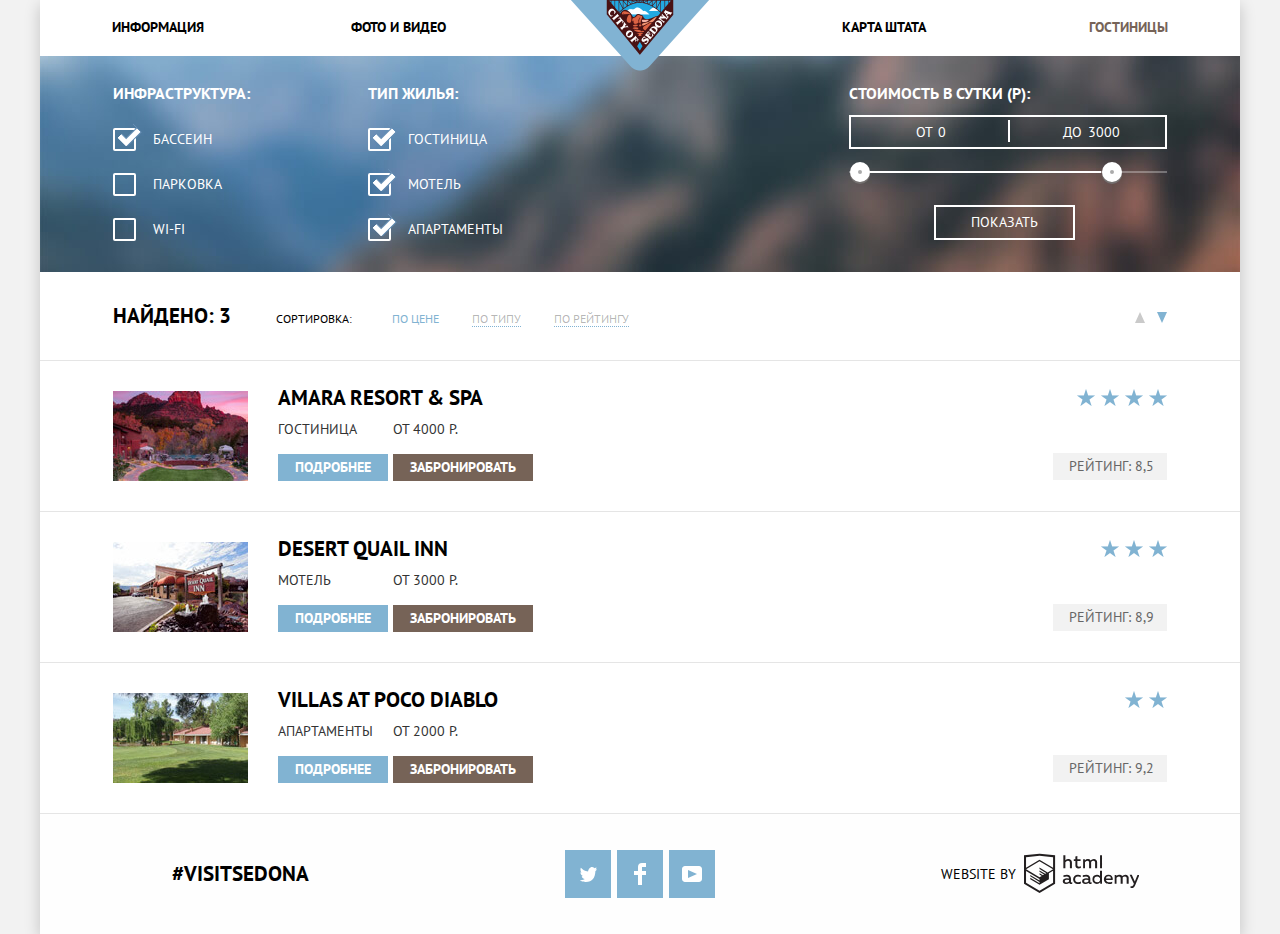
<file: sedona/sedona-hotels.html>
<!DOCTYPE html>
<html lang="ru">
  <head>
    <meta charset="utf-8">
    <title>Седона</title>
    <link href="https://fonts.googleapis.com/css?family=PT+Sans:400,700&amp;subset=cyrillic" rel="stylesheet">
    <link rel="stylesheet" href="css/normalize.css">
    <link rel="stylesheet" href="css/style.min.css">
  </head>
  <body>
    <div class="container">
      <header class="main-header">
        <nav class="navigation">
          <a class="logo" href="index.html">
            <img src="img/logo.png" width="140" height="72" alt="Логотип сайта города Седона">
          </a>
          <ul class="navigation-site">
            <li class="navigation-item">
              <a class="navigation-link" href="#">Информация</a>
            </li>
            <li class="navigation-item">
              <a class="navigation-link" href="#">Фото и видео</a>
            </li>
            <li class="navigation-item">
              <a class="navigation-link" href="#">Карта штата</a>
            </li>
            <li class="navigation-item">
              <a class="navigation-link navigation-current" href="#">Гостиницы</a>
            </li>
          </ul>
        </nav>
      </header>
      <main>
        <h1 class="visually-hidden">Гостиницы в Седоне</h1>
        <section class="filter-hotel">
          <h2 class="visually-hidden">Фильтр гостиниц</h2>
          <form class="filter-hotel-form" action="https://echo.htmlacademy.ru" method="post">
            <div class="filter-item filter-infrastructure">
              <h3 class="filter-title">Инфраструктура:</h3>
              <ul class="infrastructure-list">
                <li class="infrastructure-item">
                  <input class="visually-hidden" type="checkbox" id="basin" name="basin" checked>
                  <label for="basin">Бассеин</label>
                </li>
                <li class="infrastructure-item">
                  <input class="visually-hidden" type="checkbox" id="parking" name="parking">
                  <label for="parking">Парковка</label>
                </li>
                <li class="infrastructure-item">
                  <input class="visually-hidden" type="checkbox" id="wifi" name="wifi">
                  <label for="wifi">Wi-Fi</label>
                </li>
              </ul>
            </div>
            <div class="filter-item filter-type-hous">
              <h3 class="filter-title">Тип жилья:</h3>
              <ul class="type-hous-list">
                <li class="type-hous-item">
                  <input class="visually-hidden" type="checkbox" id="hotel" name="hotel" checked>
                  <label for="hotel">Гостиница</label>
                </li>
                <li class="type-hous-item">
                  <input class="visually-hidden" type="checkbox" id="motel" name="motel" checked>
                  <label for="motel">Мотель</label>
                </li>
                <li class="type-hous-item">
                  <input class="visually-hidden" type="checkbox" id="apartments" name="apartments" checked>
                  <label for="apartments">Апартаменты</label>
                </li>
              </ul>
            </div>
            <div class="wrapper-filter">
              <div class="filter-item filter-cost">
                <h3 class="filter-title">Стоимость в сутки (Р):</h3>
                <div class="cost-input">
                  <p class="cost-min">
                    <label for="input-min">от</label>
                    <input class="input-min" type="text" id="input-min" name="cost-min" value="0" pattern="[0-9]{0,100}">
                  </p>
                  <p class="cost-max">
                    <label for="input-max">до</label>
                    <input class="input-max" type="text" id="input-max" name="cost-max" value="3000" pattern="[0-9]{0,100}">
                  </p>
                </div>
                <p class="slider-min-max">
                  <button class="slider-min" type="button"><span class="visually-hidden">левый ползунок</span></button>
                  <span class="line"></span>
                  <button class="slider-max" type="button"><span class="visually-hidden">правый ползунок</span></button>
                </p>
              </div>
              <button class="btn-filter" type="submit">Показать</button>
            </div>
          </form>
        </section>
        <section class="sorting">
          <h2 class="sorting-title">Сортировка:</h2>
          <p class="sorting-result">Найдено: <span class="sorting-amount">3</span></p>
          <ul class="sorting-list">
            <li class="sorting-item sorting-cost sorting-active">
              <a href="#">По цене</a>
            </li>
            <li class="sorting-item sorting-type">
              <a href="#">По типу</a>
            </li>
            <li class="sorting-item sorting-rating">
              <a href="#">По рейтингу</a>
            </li>
          </ul>
          <ul class="sorting-seriatim">
            <li class="sorting-descending">
              <a href="#"><span class="visually-hidden">По возрастанию</span></a>
            </li>
            <li class="sorting-ascending sorting-seriatim-active">
              <a href="#"><span class="visually-hidden">По убыванию</span></a>
            </li>
          </ul>
        </section>
        <section class="hotels">
          <h2 class="visually-hidden">Список отелей</h2>
          <ul class="hotels-list">
            <li class="hotels-item">
              <p class="hotel-image">
                <img width="135" height="90" src="img/AmaraResortSpa.jpg" alt="Гостиница Amara Resort & Spa">
              </p>
              <div class="hotel-info">
                <h3 class="hotel-title"><a href="#">Amara Resort & Spa</a></h3>
                <div class="wrapper-hotel-info">
                  <p class="hotel-info-type">Гостиница</p>
                  <a class="btn btn-blue btn-detailede-hotel" href="#">Подробнее</a>
                </div>
                <div class="wrapper-hotel-info">
                  <p class="price-hotel">от <span class="price">4000</span> р.</p>
                  <a class="btn btn-brown btn-detailede-hotel" href="#">Забронировать</a>
                </div>
              </div>
              <div class="rating">
                <h3 class="visually-hidden">Рейтинг гостиницы</h3>
                <ul class="star-list">
                  <li class="star-item"><span class="visually-hidden">Звезда рейтинга гостиницы</span></li>
                  <li class="star-item"><span class="visually-hidden">Звезда рейтинга гостиницы</span></li>
                  <li class="star-item"><span class="visually-hidden">Звезда рейтинга гостиницы</span></li>
                  <li class="star-item"><span class="visually-hidden">Звезда рейтинга гостиницы</span></li>
                </ul>
                <p class="hotel-rating">Рейтинг: <span class="hotel-rating-amount">8,5</span></p>
              </div>
            </li>
            <li class="hotels-item">
              <p class="hotel-image">
                <img width="135" height="90" src="img/DesertQuailInn.jpg" alt="Мотель Desert Quail Inn">
              </p>
              <div class="hotel-info">
                <h3 class="hotel-title"><a href="#">Desert Quail Inn</a></h3>
                <div class="wrapper-hotel-info">
                  <p class="hotel-info-type">Мотель</p>
                  <a class="btn btn-blue btn-detailede-hotel" href="#">Подробнее</a>
                </div>
                <div class="wrapper-hotel-info">
                  <p class="price-hotel">от <span class="price">3000</span> р.</p>
                  <a class="btn btn-brown btn-detailede-hotel" href="#">Забронировать</a>
                </div>
              </div>
              <div class="rating">
                <h3 class="visually-hidden">Рейтинг гостиницы</h3>
                <ul class="star-list">
                  <li class="star-item"><span class="visually-hidden">Звезда рейтинга гостиницы</span></li>
                  <li class="star-item"><span class="visually-hidden">Звезда рейтинга гостиницы</span></li>
                  <li class="star-item"><span class="visually-hidden">Звезда рейтинга гостиницы</span></li>
                </ul>
                <p class="hotel-rating">Рейтинг: <span class="hotel-rating-amount">8,9</span></p>
              </div>
            </li>
            <li class="hotels-item">
              <p class="hotel-image">
                <img width="135" height="90" src="img/VillasPocoDiablo.jpg" alt="Апартаменты Villas at Poco Diablo">
              </p>
              <div class="hotel-info">
                <h3 class="hotel-title"><a href="#">Villas at Poco Diablo</a></h3>
                <div class="wrapper-hotel-info">
                  <p class="hotel-info-type">Апартаменты</p>
                  <a class="btn btn-blue btn-detailede-hotel" href="#">Подробнее</a>
                </div>
                <div class="wrapper-hotel-info">
                  <p class="price-hotel">от <span class="price">2000</span> р.</p>
                  <a class="btn btn-brown btn-detailede-hotel" href="#">Забронировать</a>
                </div>
              </div>
              <div class="rating">
                <h3 class="visually-hidden">Рейтинг гостиницы</h3>
                <ul class="star-list">
                  <li class="star-item"><span class="visually-hidden">Звезда рейтинга гостиницы</span></li>
                  <li class="star-item"><span class="visually-hidden">Звезда рейтинга гостиницы</span></li>
                </ul>
                <p class="hotel-rating">Рейтинг: <span class="hotel-rating-amount">9,2</span></p>
              </div>
            </li>
          </ul>
        </section>
      </main>
      <footer class="main-footer">
        <p class="hashtag-sedona">#visitsedona</p>
        <ul class="footer-social">
          <li class="social-item">
            <a class="social-link social-tw" href="#">
              <span class="visually-hidden">Мы в твиттере</span>
              <svg class="social-icon tw-icon" xmlns="http://www.w3.org/2000/svg" xmlns:xlink="http://www.w3.org/1999/xlink" width="17" height="15"><path fill="#000" d="M10.95.144c1.685-.496 2.984.27 3.577 1.179.673-.231 1.331-.481 2.011-.708a2.345 2.345 0 0 1-.857 1.768c.685.17 1.304-.491 1.304-.491-.169 1-1.006 1.788-1.563 2.024-.231 6.75-3.175 11.217-10.077 11.082h-.446c-.41 0-4.164-.46-4.898-1.887 2.271.196 3.893-.422 4.693-1.177-.96-.3-2.679-.477-2.979-2.95.349.106.564.228 1.19.119C1.705 8.247.374 7.53.448 5.33c.285.328 1.067.536 1.34.472C1.085 5.561-.182 2.442.894.85c1.818 1.854 3.735 3.606 7.152 3.773C8.254 2.33 9.183.793 10.95.144z"/></svg>
            </a>
          </li>
          <li class="social-item">
            <a class="social-link social-fb" href="#">
              <span class="visually-hidden">Мы в фейсбуке</span>
              <svg class="social-icon fb-icon" xmlns="http://www.w3.org/2000/svg" width="12" height="22"><path fill="#000" d="M12 4V0H8a4 4 0 0 0-4 4v4H0v4h4v10h4V12h4V8H8V4h4z"/></svg>
            </a>
          </li>
          <li class="social-item">
            <a class="social-link social-youtube" href="#">
              <span class="visually-hidden">Мы на YouTube</span>
              <svg class="social-icon youtube-icon" xmlns="http://www.w3.org/2000/svg" xmlns:xlink="http://www.w3.org/1999/xlink" width="20" height="16"><path fill="#000" d="M17 0H3C1.35 0 0 1.35 0 3v10c0 1.65 1.35 3 3 3h14c1.65 0 3-1.35 3-3V3c0-1.65-1.35-3-3-3zM6.027 11.998V4.002L15.014 8l-8.987 3.998z"/></svg>
            </a>
          </li>
        </ul>
        <p class="copyright">
          website by
          <a class="copyright-link" href="#">
            <svg xmlns="http://www.w3.org/2000/svg" width="115" height="41" viewBox="0 0 113 39"><path  fill="#231f20" d="M46.84 28.22a2.07 2.07 0 0 0 .58-.11v1.4a3.41 3.41 0 0 1-1.24.22 1.75 1.75 0 0 1-1.75-1 5.08 5.08 0 0 1-3.3 1.13c-1.59 0-3.06-.87-3.06-2.68 0-2.24 2.08-2.93 3.9-2.93a11.63 11.63 0 0 1 2.28.26v-.31c0-1.09-.8-1.86-2.3-1.86a7.79 7.79 0 0 0-3.15.67v-1.79a10.72 10.72 0 0 1 3.35-.58c2.48 0 4 1.18 4 3.83v3.14a.57.57 0 0 0 .69.61zm-6.76-1.19a1.42 1.42 0 0 0 1.64 1.29 3.56 3.56 0 0 0 2.53-1v-1.51a10.21 10.21 0 0 0-1.9-.22c-1.1.01-2.27.35-2.27 1.45zM53.06 20.62a5.29 5.29 0 0 1 2.7.67v1.79a4.28 4.28 0 0 0-2.42-.73 2.89 2.89 0 1 0 0 5.76 5.26 5.26 0 0 0 2.55-.67v1.8a6.58 6.58 0 0 1-2.9.6 4.42 4.42 0 0 1-4.72-4.54 4.54 4.54 0 0 1 4.79-4.68zM65.84 28.22a2.07 2.07 0 0 0 .58-.11v1.4a3.41 3.41 0 0 1-1.24.22 1.75 1.75 0 0 1-1.75-1 5.08 5.08 0 0 1-3.3 1.13c-1.59 0-3.06-.87-3.06-2.68 0-2.24 2.08-2.93 3.9-2.93a11.63 11.63 0 0 1 2.28.26v-.31c0-1.09-.8-1.86-2.3-1.86a7.79 7.79 0 0 0-3.15.67v-1.79a10.72 10.72 0 0 1 3.35-.58c2.48 0 4 1.18 4 3.83v3.14a.57.57 0 0 0 .69.61zm-6.76-1.19a1.42 1.42 0 0 0 1.64 1.29 3.56 3.56 0 0 0 2.53-1v-1.51a10.21 10.21 0 0 0-1.9-.22c-1.11.01-2.27.35-2.27 1.45zM76.67 16.85v12.76h-1.76v-1.39a4.07 4.07 0 0 1-3.35 1.62 4.62 4.62 0 0 1 0-9.22 4 4 0 0 1 3.15 1.37v-5.14h2zm-4.76 5.48a2.9 2.9 0 0 0 0 5.8 3 3 0 0 0 2.79-1.84v-2.13a3.06 3.06 0 0 0-2.79-1.83zM82.99 20.62c3.48 0 4.68 2.81 4.12 5.34h-6.58c.22 1.57 1.75 2.22 3.35 2.22a6.41 6.41 0 0 0 2.77-.62v1.68a7.5 7.5 0 0 1-3.14.6c-2.68 0-5-1.53-5-4.61a4.39 4.39 0 0 1 4.48-4.61zm.09 1.62a2.39 2.39 0 0 0-2.57 2.26h4.85a2.06 2.06 0 0 0-2.28-2.26zM89.1 29.61v-8.75h1.73v1.09a4 4 0 0 1 2.92-1.33 3 3 0 0 1 2.73 1.4 4.33 4.33 0 0 1 3.06-1.4 3.21 3.21 0 0 1 3.32 3.52v5.47h-2V24.2a1.67 1.67 0 0 0-1.73-1.84 2.94 2.94 0 0 0-2.17 1.18V29.61h-2V24.2a1.67 1.67 0 0 0-1.73-1.84 3.11 3.11 0 0 0-2.32 1.35v5.91h-2zM111.47 20.86h2l-4.1 9.93c-.95 2.28-2.19 3-3.52 3a5 5 0 0 1-1.15-.15v-1.66a3 3 0 0 0 .89.13c.95 0 1.66-.67 2.17-2l.18-.44-4.16-8.82h2.13l3 6.6zM40.66 1.53v5a4 4 0 0 1 2.83-1.2A3.41 3.41 0 0 1 47.1 8.9v5.41h-2V9.15a1.9 1.9 0 0 0-2-2.1 3.08 3.08 0 0 0-2.44 1.46v5.8h-2V1.53h2zM52.43 2.42v3.12h3.17v1.71h-3.17v4c0 1.15.53 1.53 1.66 1.53a4.71 4.71 0 0 0 1.77-.35v1.68a7.14 7.14 0 0 1-2.35.38 2.68 2.68 0 0 1-3-2.88V7.23h-1.6V5.52h1.57V2.88zM58.1 14.29V5.54h1.73v1.09a4 4 0 0 1 2.92-1.33 3 3 0 0 1 2.73 1.4 4.33 4.33 0 0 1 3.06-1.4 3.21 3.21 0 0 1 3.32 3.52v5.47h-2V8.88a1.67 1.67 0 0 0-1.73-1.84 2.94 2.94 0 0 0-2.17 1.18V14.29h-2V8.88a1.67 1.67 0 0 0-1.73-1.84 3.11 3.11 0 0 0-2.32 1.35v5.91h-2zM74.72 1.52h1.95v12.76h-1.95zM15.44.02h-.16L0 1.62v28l15.28 9.09 15.28-9.09v-28zm13.12 28.45l-13.28 7.9L2 28.47V16.99l13.22 7.87v1.43l-9.07-5.4v1.38l9.11 5.47v1.46l-9.1-5.42v1.38l9.11 5.47 9.19-5.5V19.22l4.1-2.45v11.67zm0-13.16l-3.65 2.14-1.68 1-8-4.76v1.38l6.84 4.07h-.06l-.15.09-1 .57-5.64-3.36v1.38l4.45 2.65-1.05.7-3.36-2v1.38l2.21 1.3-2.25 1.35-13.16-7.82 13.17-7.92zm0-1.39L15.21 6.05l-13.2 7.86V3.41l13.28-1.39 13.28 1.39v10.51z"/></svg>
          </a>
        </p>
      </footer>
    </div>
    <script src="js/movementSlider.min.js"></script>
  </body>
</html>
</file>
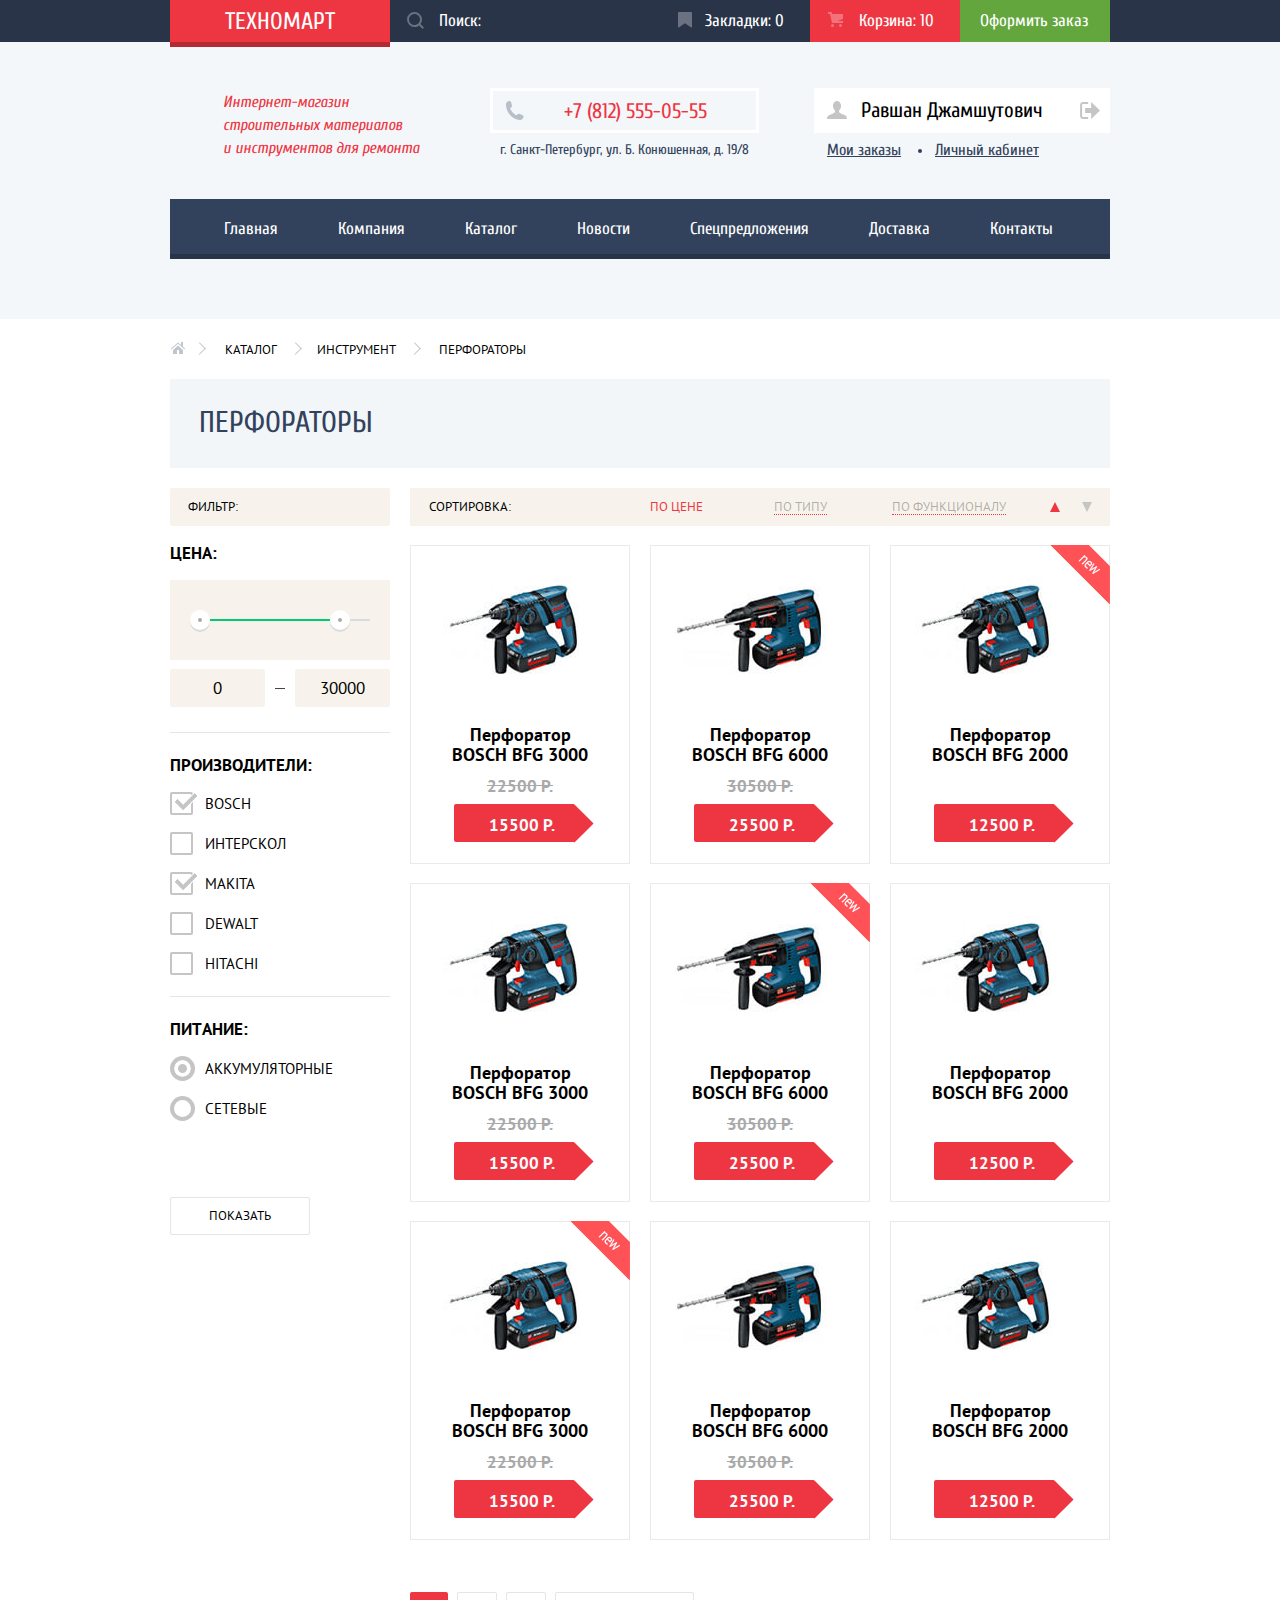
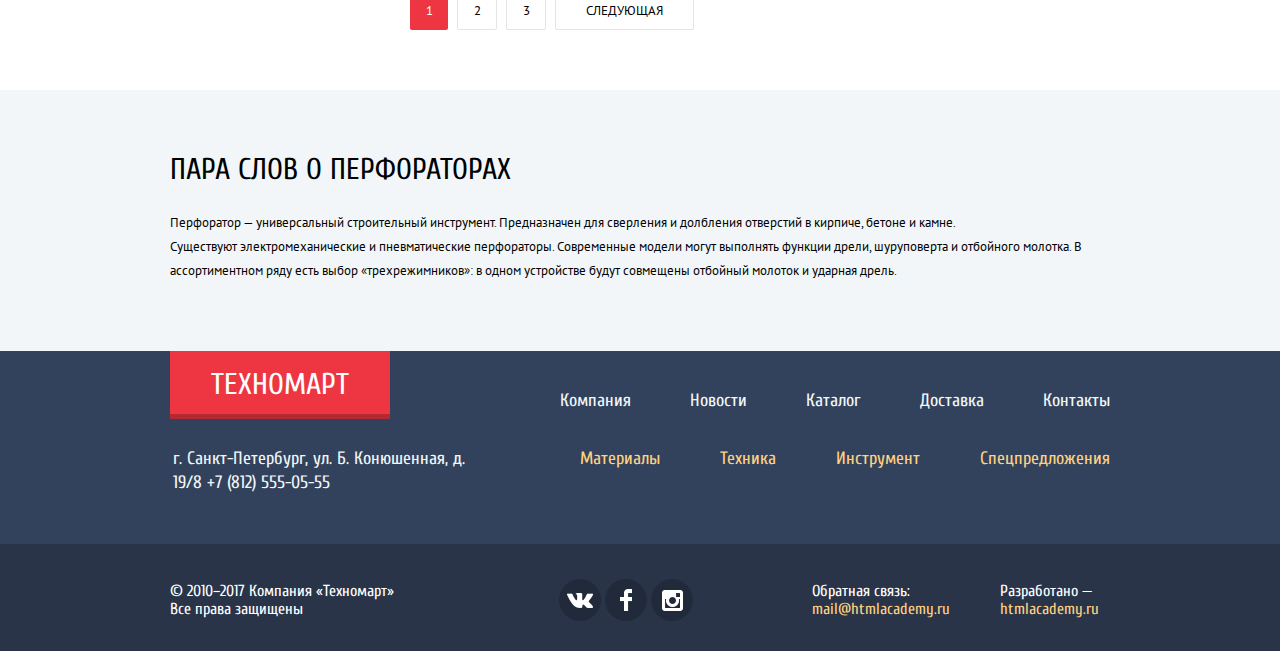
<file: technomart/catalog-perforators.html>
<!DOCTYPE html>
<html lang="ru">
  <head>
    <meta charset="utf-8">
    <title>Техномарт</title>
    <link href="https://fonts.googleapis.com/css?family=PT+Sans:400,700&amp;subset=cyrillic" rel="stylesheet">
    <link href="https://fonts.googleapis.com/css?family=Cuprum:400,400i,700&amp;subset=cyrillic" rel="stylesheet">
    <link href="https://fonts.googleapis.com/css?family=PT+Sans+Narrow&amp;subset=cyrillic" rel="stylesheet">
    <link rel="stylesheet" href="css/normalize.css">
    <link rel="stylesheet" href="css/style.min.css">
  </head>
  <body class="inner">
    <header class="main-header">
      <div class="header-top">
        <div class="container">
          <a class="logo" href="index.html">Техномарт</a>
          <form class="form-search" action="https://echo.htmlacademy.ru" method="post">
            <p class="search-site">
              <input class="search" type="search" id="search" name="search" placeholder="Поиск:">
              <label class="search-label" for="search">
                <svg class="search-icon" xmlns="http://www.w3.org/2000/svg" width="17" height="17"><path fill="#000000" d="M17 15.586l-3.542-3.542A7.465 7.465 0 0 0 15 7.5 7.5 7.5 0 1 0 7.5 15c1.71 0 3.282-.579 4.544-1.542L15.586 17 17 15.586zM2 7.5C2 4.467 4.467 2 7.5 2 10.532 2 13 4.467 13 7.5c0 3.032-2.468 5.5-5.5 5.5A5.506 5.506 0 0 1 2 7.5z"/></svg>
                <span class="visually-hidden">Поиск по сайту </span>
              </label>
            </p>
          </form>
          <ul class="product-checkout">
            <li class="marker">
              <a class="marker-link" href="#">
                <svg class="icon marcer-icon" xmlns="http://www.w3.org/2000/svg" width="14" height="16"><path fill="#000000" d="M14 15c0 .55-.368.741-.818.426l-5.363-3.765c-.45-.315-1.187-.315-1.637 0L.818 15.426C.368 15.741 0 15.55 0 15V1c0-.55.45-1 1-1h12c.55 0 1 .45 1 1v14z"/></svg>
                Закладки: <span>0</span></a>
            </li>
            <li class="basket">
              <a class="basket-link basket-full" href="#">
                <svg class="icon basket-icon" xmlns="http://www.w3.org/2000/svg" width="15" height="15"><circle fill="#000000" cx="4.5" cy="13.5" r="1.5"/><circle fill="#000000" cx="12.5" cy="13.5" r="1.5"/><path fill="#000000" d="M15 2H4.07l-.422-2H0v2h2.031l1.985 9H15V9H9.441L15 6.951z"/></svg>
                Корзина: <span>10</span></a>
            </li>
            <li class="checkout">
              <a class="checkout-link" href="#">Оформить заказ</a>
            </li>
          </ul>
        </div>
      </div>
      <div class="container">
        <div class="header-middle">
          <p class="header-title">Интернет-магазин строительных материалов <br>и инструментов для ремонта</p>
          <div class="contacts">
            <p class="telefon">+7 (812) 555-05-55</p>
            <p class="address">г. Санкт-Петербург, ул. Б. Конюшенная, д. 19/8</p>
          </div>
          <ul class="user-navigation">
            <li class="user-name">
              <a class="name-link" href="#">
                <svg class="name-icon" xmlns="http://www.w3.org/2000/svg" width="20" height="18"><path fill="#c5c5c5" d="M17.881 14.166c-2.144-.735-4.256-1.666-5.207-2.39-.657-.501-.77-1.618-.517-2.415 1.118-.903 1.864-2.477 1.864-4.278C14.021 2.276 12.221 0 10 0S5.979 2.276 5.979 5.083c0 1.801.746 3.374 1.863 4.277.253.798.141 1.915-.517 2.416-.95.724-3.063 1.654-5.207 2.39S0 18 0 18h20s.025-3.099-2.119-3.834z"/></svg>
                <span class="name-text">Равшан Джамшутович</span></a>
            </li>
            <li class="user-exit">
              <a class="exit-link" href="#">
                <svg class="exit-icon" xmlns="http://www.w3.org/2000/svg" width="21" height="17"><g fill="#c5c5c5"><path d="M21 8.5L12.125 0v6h-6v5h6v6z"/><path d="M3.106 13.952V3.048c.018-.376.171-1.057 1.01-1.057h5.027V0H4.116C1.938 0 1.112 1.81 1.087 3.027v10.946C1.112 15.189 1.938 17 4.116 17h5.027v-1.99H4.116c-.839 0-.992-.683-1.01-1.058z"/></g></svg>
                <span class="visually-hidden">Выход на страницу деавторизации</span></a>
            </li>
            <li class="user-order">
              <a class="order-link" href="#">Мои заказы</a>
            </li>
            <li class="user-cabinet">
              <a class="cabinet-link" href="#">Личный кабинет</a>
            </li>
          </ul>
        </div>
        <nav class="main-menu">
          <ul class="menu-list">
            <li class="menu-item">
              <a href="index.html">Главная</a>
            </li>
            <li class="menu-item">
              <a href="#">Компания</a>
            </li>
            <li class="menu-item">
              <a href="#">Каталог</a>
            </li>
            <li class="menu-item">
              <a href="#">Новости</a>
            </li>
            <li class="menu-item">
              <a href="#">Спецпредложения</a>
            </li>
            <li class="menu-item">
              <a href="#">Доставка</a>
            </li>
            <li class="menu-item">
              <a href="#">Контакты</a>
            </li>
          </ul>
        </nav>
      </div>
    </header>
    <main>
      <div class="container">
        <ul class="breadcrumbs-list">
          <li class="breadcrumbs-item"><a href="index.html">
            <svg class="icon-home" xmlns="http://www.w3.org/2000/svg" width="15" height="12"><g fill="#C1C6CE"><path d="M3 8v4h4V8h2v4h4V8L8 3.516z"/><path d="M14.831 6.365L13 4.751V0h-2v2.987L8.332.635c-.02-.017-.043-.023-.064-.037a.465.465 0 0 0-.08-.047.551.551 0 0 0-.095-.024C8.062.521 8.032.515 8 .515c-.031 0-.061.006-.092.012a.46.46 0 0 0-.095.025c-.028.011-.053.029-.08.046-.021.014-.045.02-.064.037l-6.498 5.73a.501.501 0 0 0 .33.875.497.497 0 0 0 .331-.125L8 1.677l6.169 5.438a.501.501 0 0 0 .662-.75z"/></g></svg>
            <span class="visually-hidden">Главная</span></a></li>
          <li class="breadcrumbs-item"><a href="#">Каталог</a></li>
          <li class="breadcrumbs-item"><a href="#">Инструмент</a></li>
          <li class="breadcrumbs-item breadcrumbs-active">Перфораторы</li>
        </ul>
        <h1 class="page-title">Перфораторы</h1>
        <div class="perforators-column">
          <section class="filter">
            <h2>Фильтр:</h2>
            <form class="filter" action="https://echo.htmlacademy.ru" method="post">
              <div class="filter-item">
                <h3 class="filter-title">Цена:</h3>
                <p class="min-max">
                  <button class="min" type="button"><span class="visually-hidden">левый ползунок</span></button>
                  <span class="line-green"></span>
                  <button class="max" type="button"><span class="visually-hidden">правый ползунок</span></button>
                </p>
                <p class="input-field">
                  <label>
                    <span class="visually-hidden">от </span>
                    <input class="input-min" type="text" name="min" value="0" pattern="[0-9]{0,100}">
                  </label>
                  <span></span>
                  <label>
                    <span class="visually-hidden">до </span>
                    <input class="input-max" type="text" name="max" value="30000" pattern="[0-9]{0,100}">
                  </label>
                </p>
              </div>
              <div class="filter-item">
                <h3 class="filter-title">Производители:</h3>
                <ul class="filter-manufacturers">
                  <li class="filter-manufacturers-item">
                    <input class="manufacturer-input visually-hidden" id="manufacturer-bosch" type="checkbox" name="bosch" checked>
                    <label for="manufacturer-bosch">Bosch</label>
                  </li>
                  <li class="filter-manufacturers-item">
                    <input class="manufacturer-input visually-hidden" id="manufacturer-interskol" type="checkbox" name="interskol">
                    <label for="manufacturer-interskol">Интерскол</label>
                  </li>
                  <li class="filter-manufacturers-item">
                    <input class="manufacturer-input visually-hidden" id="manufacturer-makita" type="checkbox" name="makita" checked>
                    <label for="manufacturer-makita">Makita</label>
                  </li>
                  <li class="filter-manufacturers-item">
                    <input class="manufacturer-input visually-hidden" id="manufacturer-dewalt" type="checkbox" name="dewalt">
                    <label for="manufacturer-dewalt">Dewalt</label>
                  </li>
                  <li class="filter-manufacturers-item">
                    <input class="manufacturer-input visually-hidden" id="manufacturer-hitachi" type="checkbox" name="hitachi">
                    <label for="manufacturer-hitachi">Hitachi</label>
                  </li>
                </ul>
              </div>
              <div class="filter-item">
                <h3 class="filter-title">Питание:</h3>
                <ul class="power-choice">
                  <li class="power-item">
                    <input class="power-input visually-hidden" id="accumulator" type="radio" name="power" value="accumulator" checked>
                    <label for="accumulator">Аккумуляторные</label>
                  </li>
                  <li class="power-item">
                    <input class="power-input visually-hidden" id="acpower" type="radio" name="power" value="acpower">
                    <label for="acpower">Сетевые</label>
                  </li>
                </ul>
              </div>
              <button class="btn-filter" type="submit">Показать</button>
            </form>
          </section>
          <div class="left-column">
            <section class="sorting-product">
              <h3>Сортировка:</h3>
              <ul class="sorting">
                <li class="sorting-item sorting-active">
                  <a href="#">По цене</a>
                </li>
                <li class="sorting-item">
                  <a href="#">По типу</a>
                </li>
                <li class="sorting-item">
                  <a href="#">По функционалу</a>
                </li>
              </ul>
              <ul class="sorting-seriatim">
                <li class="sorting-descending sorting-seriatim-active">
                 <a href="#"><span class="visually-hidden">По возрастанию</span></a>
                </li>
                <li class="sorting-ascending">
                  <a href="#"><span class="visually-hidden">По убыванию</span></a>
                </li>
              </ul>
            </section>
            <section class="catalog-perforators">
              <h2 class="visually-hidden">Каталог перфораторов</h2>
              <ul class="product-list">
                <li class="product-item">
                  <h3 class="product-title">Перфоратор BOSCH BFG 3000</h3>
                  <p class="product-img">
                    <img src="img/bfg3000.jpg" width="218" height="169" alt="Перфоратор BOSCH BFG 3000">
                  </p>
                  <p class="discount"><span class="visually-hidden">Старая цена </span><del>22500 Р.</del></p>
                  <a class="btn btn-product" href="#">15500 Р.</a>
                  <ul class="choice">
                    <li class="choice-item">
                      <a class="choice-buy" href="#">Купить</a>
                    </li>
                    <li class="choice-item">
                      <a class="choice-bookmarks" href="#">В закладки</a>
                    </li>
                  </ul>
                </li>
                <li class="product-item">
                  <h3 class="product-title">Перфоратор BOSCH BFG 6000</h3>
                  <p class="product-img">
                    <img src="img/bfg6000.jpg" width="218" height="169" alt="Перфоратор BOSCH BFG 6000">
                  </p>
                  <p class="discount"><span class="visually-hidden">Старая цена </span><del>30500 Р.</del></p>
                  <a class="btn btn-product" href="#">25500 Р.</a>
                  <ul class="choice">
                    <li class="choice-item">
                      <a class="choice-buy" href="#">Купить</a>
                    </li>
                    <li class="choice-item">
                      <a class="choice-bookmarks" href="#">В закладки</a>
                    </li>
                  </ul>
                </li>
                <li class="product-item product-item-new">
                  <h3 class="product-title">Перфоратор BOSCH BFG 2000</h3>
                  <p class="product-img">
                    <img src="img/bfg2000.jpg" width="218" height="169" alt="Перфоратор BOSCH BFG 2000">
                  </p>
                  <p class="discount"><span class="visually-hidden">Старая цена </span><del></del></p>
                  <a class="btn btn-product" href="#">12500 Р.</a>
                  <ul class="choice">
                    <li class="choice-item">
                      <a class="choice-buy" href="#">Купить</a>
                    </li>
                    <li class="choice-item">
                      <a class="choice-bookmarks" href="#">В закладки</a>
                    </li>
                  </ul>
                </li>
                <li class="product-item">
                  <h3 class="product-title">Перфоратор BOSCH BFG 3000</h3>
                  <p class="product-img">
                    <img src="img/bfg3000.jpg" width="218" height="169" alt="Перфоратор BOSCH BFG 3000">
                  </p>
                  <p class="discount"><span class="visually-hidden">Старая цена </span><del>22500 Р.</del></p>
                  <a class="btn btn-product" href="#">15500 Р.</a>
                  <ul class="choice">
                    <li class="choice-item">
                      <a class="choice-buy" href="#">Купить</a>
                    </li>
                    <li class="choice-item">
                      <a class="choice-bookmarks" href="#">В закладки</a>
                    </li>
                  </ul>
                </li>
                <li class="product-item product-item-new">
                  <h3 class="product-title">Перфоратор BOSCH BFG 6000</h3>
                  <p class="product-img">
                    <img src="img/bfg6000.jpg" width="218" height="169" alt="Перфоратор BOSCH BFG 6000">
                  </p>
                  <p class="discount"><span class="visually-hidden">Старая цена </span><del>30500 Р.</del></p>
                  <a class="btn btn-product" href="#">25500 Р.</a>
                  <ul class="choice">
                    <li class="choice-item">
                      <a class="choice-buy" href="#">Купить</a>
                    </li>
                    <li class="choice-item">
                      <a class="choice-bookmarks" href="#">В закладки</a>
                    </li>
                  </ul>
                </li>
                <li class="product-item">
                  <h3 class="product-title">Перфоратор BOSCH BFG 2000</h3>
                  <p class="product-img">
                    <img src="img/bfg2000.jpg" width="218" height="169" alt="Перфоратор BOSCH BFG 2000">
                  </p>
                  <p class="discount"><span class="visually-hidden">Старая цена </span><del></del></p>
                  <a class="btn btn-product" href="#">12500 Р.</a>
                  <ul class="choice">
                    <li class="choice-item">
                      <a class="choice-buy" href="#">Купить</a>
                    </li>
                    <li class="choice-item">
                      <a class="choice-bookmarks" href="#">В закладки</a>
                    </li>
                  </ul>
                </li>
                <li class="product-item product-item-new">
                  <h3 class="product-title">Перфоратор BOSCH BFG 3000</h3>
                  <p class="product-img">
                    <img src="img/bfg3000.jpg" width="218" height="169" alt="Перфоратор BOSCH BFG 3000">
                  </p>
                  <p class="discount"><span class="visually-hidden">Старая цена </span><del>22500 Р.</del></p>
                  <a class="btn btn-product" href="#">15500 Р.</a>
                  <ul class="choice">
                    <li class="choice-item">
                      <a class="choice-buy" href="#">Купить</a>
                    </li>
                    <li class="choice-item">
                      <a class="choice-bookmarks" href="#">В закладки</a>
                    </li>
                  </ul>
                </li>
                <li class="product-item">
                  <h3 class="product-title">Перфоратор BOSCH BFG 6000</h3>
                  <p class="product-img">
                    <img src="img/bfg6000.jpg" width="218" height="169" alt="Перфоратор BOSCH BFG 6000">
                  </p>
                  <p class="discount"><span class="visually-hidden">Старая цена </span><del>30500 Р.</del></p>
                  <a class="btn btn-product" href="#">25500 Р.</a>
                  <ul class="choice">
                    <li class="choice-item">
                      <a class="choice-buy" href="#">Купить</a>
                    </li>
                    <li class="choice-item">
                      <a class="choice-bookmarks" href="#">В закладки</a>
                    </li>
                  </ul>
                </li>
                <li class="product-item">
                  <h3 class="product-title">Перфоратор BOSCH BFG 2000</h3>
                  <p class="product-img">
                    <img src="img/bfg2000.jpg" width="218" height="169" alt="Перфоратор BOSCH BFG 2000">
                  </p>
                  <p class="discount"><span class="visually-hidden">Старая цена </span><del></del></p>
                  <a class="btn btn-product" href="#">12500 Р.</a>
                  <ul class="choice">
                    <li class="choice-item">
                      <a class="choice-buy" href="#">Купить</a>
                    </li>
                    <li class="choice-item">
                      <a class="choice-bookmarks" href="#">В закладки</a>
                    </li>
                  </ul>
                </li>
              </ul>
            </section>
            <div class="pagination">
              <ul class="pagination-list">
                <li class="pagination-item page pagination-active"><a><span class="visually-hidden">Перейти на страницу </span>1</a></li>
                <li class="pagination-item page"><a href="#"><span class="visually-hidden">Перейти на страницу </span>2</a></li>
                <li class="pagination-item page"><a href="#"><span class="visually-hidden">Перейти на страницу </span>3</a></li>
                <li class="pagination-item next"><a href="#">Следующая</a></li>
              </ul>
            </div>
          </div>
        </div>
      </div>
      <section class="perforators-info">
        <div class="container">
          <h2>Пара слов о Перфораторах</h2>
          <p>Перфоратор — универсальный строительный инструмент. Предназначен для сверления и долбления отверстий в кирпиче, бетоне и камне.</p>
          <p>Существуют электромеханические и пневматические перфораторы. Современные модели могут выполнять функции дрели, шуруповерта и отбойного молотка. В ассортиментном ряду есть выбор «трехрежимников»: в одном устройстве будут совмещены отбойный молоток и ударная дрель.</p>
        </div>
      </section>
    </main>
    <footer class="main-footer">
      <div class="container">
        <div class="footer-navigation">
          <a class="footer-logo" href="index.html">Техномарт</a>
          <ul class="footer-menu">
            <li class="footer-menu-item">
              <a href="#">Компания</a>
            </li>
            <li class="footer-menu-item">
              <a href="#">Новости</a>
            </li>
            <li class="footer-menu-item">
              <a href="#">Каталог</a>
            </li>
            <li class="footer-menu-item">
              <a href="#">Доставка</a>
            </li>
            <li class="footer-menu-item">
              <a href="#">Контакты</a>
            </li>
          </ul>
        </div>
        <div class="footer-address-navigation">
          <p class="footer-address">г. Санкт-Петербург, ул. Б. Конюшенная, д. 19/8 +7 (812) 555-05-55</p>
          <ul class="footer-products-navigation">
            <li class="product-navigation-item">
              <a href="#">Материалы</a>
            </li>
            <li class="product-navigation-item">
              <a href="#">Техника</a>
            </li>
            <li class="product-navigation-item">
              <a href="#">Инструмент</a>
            </li>
            <li class="product-navigation-item">
              <a href="#">Спецпредложения</a>
            </li>
          </ul>
        </div>
      </div>
      <div class="footer-bottom">
        <div class="container">
          <p class="text-copyright">© 2010–2017 Компания «Техномарт» Все права защищены</p>
          <ul class="footer-social">
            <li class="footer-social-item"><a class="social social-vk" href="#"><span class="visually-hidden">Магазин Техномарт в Вконтакте</span></a></li>
            <li class="footer-social-item"><a class="social social-fb" href="#"><span class="visually-hidden">Магазин Техномарт в Фейсбук</span></a></li>
            <li class="footer-social-item"><a class="social social-inst" href="#"><span class="visually-hidden">Магазин Техномарт в Инстаграм</span></a></li>
          </ul>
          <div class="footer-feedback">
            Обратная связь:
            <a href="mailto:mail@htmlacademy.ru">mail@htmlacademy.ru</a>
          </div>
          <div class="footer-copyright">
            Разработано —
            <a href="https://htmlacademy.ru/">htmlacademy.ru</a>
          </div>
        </div>
      </div>
    </footer>
    <div class="popup-order">
      <p>Товар добавлен в корзину!</p>
      <div class="btn-wrapper">
        <a class="btn btn-checkout" href="#">Оформить заказ</a>
        <button class="btn continue-shopping" type="button">Продолжить покупки</button>
      </div>
      <button class="btn-close-order close-popup" type="button"><span class="visually-hidden">Закрыть</span></button>
    </div>
    <div class="overlay"></div>
    <script src="./js/script.min.js"></script>
    <script src="./js/movementSlider.min.js"></script>
  </body>
</html>
</file>
<file: css/style.min.css>
@font-face{font-family:'fontello';src:url(../fonts/fontello.ttf) format("ttf"),url(../fonts/fontello.woff) format("woff"),url(../fonts/fontello.woff2) format("woff2");font-weight:400;font-style:normal}body{margin:0;min-width:1240px;font-family:'Open Sans',Arial,sans-serif;font-size:17px;font-weight:400;color:#000;line-height:18px;background-color:#fff}.visually-hidden:not(:focus):not(:active),input[type="checkbox"].visually-hidden,input[type="radio"].visually-hidden{position:absolute;width:1px;height:1px;margin:-1px;border:0;padding:0;white-space:nowrap;text-transform:none;-webkit-clip-path:inset(100%);clip-path:inset(100%);clip:rect(0 0 0 0);overflow:hidden}img{max-width:100%;height:auto}a{text-decoration:none}.btn{display:block;color:#fff;font-weight:700;text-align:center;background-color:#81b3d2}.btn:hover{background-color:#669ec0}.btn:active{color:rgba(255,255,255,0.3);background-color:#5496bd}.container{margin:0 auto;padding:0 20px;width:1200px}.main-header{position:fixed;top:0;left:0;z-index:10;width:100%;color:#fff;text-transform:uppercase;background-color:#32425c}.navigation-list{display:-webkit-box;display:-ms-flexbox;display:flex;-webkit-box-pack:center;-ms-flex-pack:center;justify-content:center;margin:0;padding:0;list-style:none}.navigation-item a{display:block;padding:15px;color:#fff}.navigation-item a:hover{background-color:#293449}.navigation-item a:active{color:rgba(255,255,255,0.5);background-color:#293449}.info{margin-bottom:40px;padding-top:100px;padding-bottom:40px;font-size:36px;font-weight:300;line-height:46px;background-color:#f4f7f9}.info p{margin:0}.info .container{display:-webkit-box;display:-ms-flexbox;display:flex}.info .image{width:250px}.image img{vertical-align:top;border-radius:20px}.info-wrapper{display:-webkit-box;display:-ms-flexbox;display:flex;-webkit-box-orient:vertical;-webkit-box-direction:normal;-ms-flex-direction:column;flex-direction:column;-webkit-box-pack:center;-ms-flex-pack:center;justify-content:center;margin-left:30px;width:920px}.info-wrapper p{margin-bottom:35px}.info-wrapper .info-name{margin-bottom:0}.info-name span{font-weight:400}.profession{font-style:italic}.ability{color:#32425c;font-size:26px;line-height:32px}.ability-link{color:#000;font-weight:400;text-decoration:underline}.ability-link:hover{color:#81b3d2}.ability-link:active{color:rgba(129,179,210,0.7)}.works-title{position:relative;margin:0;margin-bottom:40px;font-size:40px;font-weight:400;line-height:50px;text-align:center}.works-title::before{content:'';position:absolute;bottom:-10px;left:50%;margin-left:-70px;height:2px;width:140px;background-color:#000}.works-list{display:-webkit-box;display:-ms-flexbox;display:flex;-ms-flex-wrap:wrap;flex-wrap:wrap;margin:0;margin-left:-30px;margin-bottom:20px;padding:0;list-style:none}.works-item{position:relative;margin-left:30px;margin-bottom:20px;-webkit-box-shadow:0 0 5px 0 #000;box-shadow:0 0 5px 0 #000}.works-item:hover{-webkit-box-shadow:0 0 10px 0 #000;box-shadow:0 0 10px 0 #000}.works-item p{margin:0}.works-image img{display:block}.works-link{position:absolute;top:0;left:0;display:none;height:100%;width:100%;background-color:rgba(0,0,0,0.2)}.works-link a{margin:auto;padding:10px 30px;color:#fff;font-weight:700;line-height:30px;text-transform:uppercase;background-color:rgba(50,66,92,0.8);border:1px solid #fff;border-radius:10px}.works-link a:hover{background-color:#293449}.works-link a:active{color:rgba(255,255,255,0.5)}.works-item:hover .works-link{display:-webkit-box;display:-ms-flexbox;display:flex}.skills{background-color:#f2f6f8}.main-footer{background-color:#293449}.skills-title{position:relative;margin:0;margin-bottom:40px;padding-top:20px;font-size:40px;font-weight:400;line-height:50px;text-align:center}.skills-title::before{content:'';position:absolute;bottom:-10px;left:50%;margin-left:-70px;height:2px;width:140px;background-color:#000}.skills-list{display:-webkit-box;display:-ms-flexbox;display:flex;-ms-flex-wrap:wrap;flex-wrap:wrap;margin:0;padding:0;padding-bottom:40px;list-style:none}.skills-item{position:relative;width:300px;margin-left:240px;padding:10px 20px;padding-left:40px;line-height:21px}.skills-item::before{content:'';position:absolute;left:0;top:9px;height:23px;width:23px;-webkit-box-sizing:border-box;box-sizing:border-box;border:2px solid #000;border-radius:2px}.skills-item::after{content:'';position:absolute;left:6px;top:10px;height:12px;width:20px;-webkit-box-shadow:inset 5px -5px 0 0 #000000,inset 6px -6px 0 0 #f2f6f8,1px 1px 0 0 #f2f6f8;box-shadow:inset 5px -5px 0 0 #000000,inset 6px -6px 0 0 #f2f6f8,1px 1px 0 0 #f2f6f8;-webkit-transform:rotate(-45deg);-ms-transform:rotate(-45deg);transform:rotate(-45deg)}.contacts-title{margin:0;margin-bottom:20px;padding-top:40px;color:#fff;font-size:26px;font-weight:400;line-height:32px;text-align:center}.contacts-list{display:-webkit-box;display:-ms-flexbox;display:flex;margin:0;padding:0;padding-bottom:30px;font-size:14px;line-height:25px;list-style:none}.contacts-item{position:relative;margin:0 auto;margin-bottom:10px;padding-left:30px}.contacts-telefon{padding-left:23px}.contacts-item::before{position:absolute;left:0;top:0;color:#fff;font-family:"fontello";font-size:25px;font-style:normal;font-weight:400}.contacts-telefon::before{content:'\e800'}.contacts-skype::before{content:'\e803'}.contacts-github::before{content:'\e805'}.contacts-mail::before{content:'\f0e0'}.contacts-telefon:hover::before{color:#ec2828}.contacts-mail:hover::before{color:#eccd28}.contacts-skype:hover::before{color:#09c}.contacts-github:hover::before{color:#000;text-shadow:0 0 2px #fff}.contacts-item a{color:#fff}.contacts-item:hover a{color:rgba(255,255,255,0.8)}.contacts-item:active a{color:rgba(255,255,255,0.4)}
</file>
<file: device/css/style.min.css>
@font-face{font-family:'gilroyextrabold';src:url(../fonts/gilroyextrabold.woff) format("woff"),url(../fonts/gilroyextrabold.woff2) format("woff2");font-weight:400;font-style:normal}@font-face{font-family:'gilroylight';src:url(../fonts/gilroylight.woff) format("woff"),url(../fonts/gilroylight.woff2) format("woff2");font-weight:400;font-style:normal}body{margin:0;min-width:1200px;font-family:"Open Sans",Arial,sans-serif;font-size:15px;line-height:30px;font-weight:300;color:#000;letter-spacing:.01em;background-color:#fff;counter-reset:section}.hidden{display:none}.container{width:1160px;margin:0 auto;padding:0 20px}.visually-hidden:not(:focus):not(:active),input[type="checkbox"].visually-hidden,input[type="radio"].visually-hidden{position:absolute;width:1px;height:1px;margin:-1px;border:0;padding:0;white-space:nowrap;text-transform:none;-webkit-clip-path:inset(100%);clip-path:inset(100%);clip:rect(0 0 0 0);overflow:hidden}a{text-decoration:none}img{max-width:100%;height:auto}.btn{position:relative;z-index:100;display:inline-block;padding:8px 0;-webkit-box-sizing:border-box;box-sizing:border-box;font-family:'gilroyextrabold',Arial,sans-serif;font-size:18px;color:#000;line-height:24px;letter-spacing:.2em;text-transform:uppercase;text-align:center;vertical-align:middle;background-color:transparent;border:none;-webkit-transition:all .4s;-o-transition:all .4s;transition:all .4s}.btn::before{content:'';position:absolute;top:0;left:0;z-index:-1;-webkit-transform:scaleY(0.2);-ms-transform:scaleY(0.2);transform:scaleY(0.2);width:100%;height:100%;background-color:#f0c52e;-webkit-transition:all .4s;-o-transition:all .4s;transition:all .4s}.btn:hover::before,.btn:focus::before{-webkit-transform:scaleY(1);-ms-transform:scaleY(1);transform:scaleY(1);-webkit-transition:all .4s;-o-transition:all .4s;transition:all .4s}.btn:focus{color:rgba(0,0,0,0.3)}.main-header{display:-webkit-box;display:-ms-flexbox;display:flex;-webkit-box-orient:vertical;-webkit-box-direction:normal;-ms-flex-direction:column;flex-direction:column;padding-top:16px;padding-left:60px;padding-right:60px;color:#000;background-image:-webkit-linear-gradient(top,transparent 0,transparent 40px,#f7e296 40px,#f7e296 100%);background-image:-o-linear-gradient(top,transparent 0,transparent 40px,#f7e296 40px,#f7e296 100%);background-image:linear-gradient(to bottom,transparent 0,transparent 40px,#f7e296 40px,#f7e296 100%)}.monopods .main-header{padding-top:17px}.logo{margin-left:-2px;margin-right:auto;margin-bottom:8px;font-family:'gilroyextrabold',Arial,sans-serif;font-size:48px;color:#000;line-height:48px;letter-spacing:.01em;background-color:transparent}.logo[href]:hover{opacity:.6}.logo[href]:active{opacity:.3}.header-row{display:-webkit-box;display:-ms-flexbox;display:flex;-webkit-box-pack:justify;-ms-flex-pack:justify;justify-content:space-between;-webkit-box-align:baseline;-ms-flex-align:baseline;align-items:baseline;margin-bottom:31px}.search-site{position:relative;margin:0;display:-webkit-box;display:-ms-flexbox;display:flex;-webkit-box-align:baseline;-ms-flex-align:baseline;align-items:baseline}.search-site .visually-hidden{position:absolute;width:1px;height:1px;margin:-1px;border:0;padding:0;white-space:nowrap;text-transform:none;-webkit-clip-path:inset(100%);clip-path:inset(100%);clip:rect(0 0 0 0);overflow:hidden}.search-site::before{content:'';position:absolute;top:2px;left:2px;height:49px;width:16px;background-position:center;background-repeat:no-repeat;background-image:url(../img/search.svg)}.search{position:relative;z-index:1;padding:9.5px 0;padding-left:40px;padding-right:20px;height:49px;width:355px;-webkit-box-sizing:border-box;box-sizing:border-box;font:inherit;color:rgba(0,0,0,0.3);letter-spacing:inherit;background-color:transparent;border:none;outline:none;box-sizing:border-box}.search:hover{color:rgba(0,0,0,0.6)}.search:focus{color:#000;-webkit-box-shadow:inset 0 -2px 0 0 #000;box-shadow:inset 0 -2px 0 0 #000}.button-search{display:none;padding:7.5px 0;width:85px;-webkit-box-sizing:border-box;box-sizing:border-box;font:inherit;color:#000;letter-spacing:inherit;vertical-align:middle;background-color:transparent;border:2px solid #000}.search-site:focus-within .button-search{display:inline-block}.search:focus + .button-search{display:block}.button-search:hover{color:#fff;background-color:#000;-webkit-transition:background-color .3s;-o-transition:background-color .3s;transition:background-color .3s}.button-search:active{display:inline-block;color:rgba(255,255,255,0.3);background-color:#000;-webkit-transition:color .3s;-o-transition:color .3s;transition:color .3s}.navigation-header{display:-webkit-box;display:-ms-flexbox;display:flex;-webkit-box-pack:justify;-ms-flex-pack:justify;justify-content:space-between;margin-left:auto;width:500px}.navigation-user-list a,.product-selection a,.header-service a,.header-info a{color:#000}.navigation-user-list a:hover,.product-selection a:hover,.header-service a:hover,.header-info a:hover{opacity:.6}.navigation-user-list a:active,.product-selection a:active,.header-service a:active,.header-info a:active{opacity:.3}.navigation-user-list,.product-selection{display:-webkit-box;display:-ms-flexbox;display:flex;-ms-flex-wrap:wrap;flex-wrap:wrap;margin:0;padding:0;list-style:none}.navigation-user-list .exit-link{color:rgba(0,0,0,0.3)}.navigation-user-list li{margin-right:20px}.product-selection{-webkit-box-pack:justify;-ms-flex-pack:justify;justify-content:space-between;width:217px}.navigation-user-list .name-link,.navigation-user-list .login-link,.product-selection a{position:relative;padding-left:25px}.navigation-user-list .login-link::before,.navigation-user-list .name-link::before,.product-selection a::before{content:'';position:absolute;top:4px;left:2px;width:13px;height:12px;background-position:center;background-repeat:no-repeat}.navigation-user-list .login-link::before,.navigation-user-list .name-link::before{left:0;background-image:url(../img/user.svg)}.product-selection .compare-link::before{background-image:url(../img/compare.svg)}.product-selection .basket-link::before{background-image:url(../img/basket.svg)}.main-navigation{margin-bottom:49px}.main-menu{display:-webkit-box;display:-ms-flexbox;display:flex;-ms-flex-wrap:wrap;flex-wrap:wrap;margin:0;padding:0;font-family:'gilroyextrabold',Arial,sans-serif;font-size:18px;line-height:24px;letter-spacing:.2em;text-transform:uppercase;list-style:none}.main-menu a{color:#000}.main-menu a[href]:hover{color:rgba(0,0,0,0.6)}.main-menu a[href]:active{color:rgba(0,0,0,0.3)}.main-menu-item{margin-left:35px}.main-menu-item:nth-child(1){margin-left:0;margin-right:auto;min-width:300px;-webkit-box-sizing:border-box;box-sizing:border-box}.main-menu-item:nth-child(3){margin-right:73px}.main-menu-item:nth-child(4){margin-right:-4px}.catalog{position:relative}.catalog > a{position:relative;padding-right:26px}.catalog > a::before,.catalog > a::after{content:'';position:absolute;background-color:rgba(39,37,37,0.3)}.catalog > a::before{top:10.5px;right:0;width:16px;height:2px}.catalog > a::after{top:3.5px;right:7px;width:2px;height:16px}.catalog-column{position:absolute;top:24px;left:-60px;z-index:100;display:none;padding:21px 60px;padding-bottom:35px;width:1040px;background-color:#f7e296}.catalog:focus-within .catalog-column{display:-webkit-box;display:-ms-flexbox;display:flex}.catalog:hover .catalog-column,.catalog a:focus + .catalog-column{display:-webkit-box;display:-ms-flexbox;display:flex}.catalog-menu{margin:0;margin-left:40px;padding:0;width:160px;font-family:'Open Sans',Arial,sans-serif;font-size:15px;letter-spacing:.01em;line-height:36px;text-transform:none;list-style:none}.catalog-menu a{color:#000}.catalog-menu a[href]:hover{color:rgba(0,0,0,0.6)}.catalog-menu a[href]:active{color:rgba(0,0,0,0.3)}.catalog-menu:first-child{margin-left:0;width:200px}.sliders{position:relative;margin-bottom:88px;padding-top:2px;padding-left:31px;padding-right:40px;background-image:-webkit-linear-gradient(top,#f7e296 0px,#f7e296 115px,#fff 115px,#fff 100%);background-image:-o-linear-gradient(top,#f7e296 0px,#f7e296 115px,#fff 115px,#fff 100%);background-image:linear-gradient(to bottom,#f7e296 0px,#f7e296 115px,#fff 115px,#fff 100%)}.slider-list{margin:0;padding:0;list-style:none}.slider-item{display:none;-webkit-box-pack:justify;-ms-flex-pack:justify;justify-content:space-between;-ms-flex-wrap:wrap;flex-wrap:wrap}.slider-active{display:-webkit-box;display:-ms-flexbox;display:flex}.slider-img{width:526px;min-height:486px;margin:0;padding:0}.slider-img img{margin:0}.slider-wrapper{position:relative;display:-webkit-box;display:-ms-flexbox;display:flex;-webkit-box-orient:vertical;-webkit-box-direction:normal;-ms-flex-direction:column;flex-direction:column;-webkit-box-align:start;-ms-flex-align:start;align-items:flex-start;padding:81px 20px;padding-bottom:20px;width:501px}.slider-wrapper::before{content:'';position:absolute;top:38px;left:21px;width:100px;height:7px;background-color:#fff}.slider-title{position:relative;z-index:10;margin:0;margin-right:-1px;margin-bottom:18px;font-family:'gilroyextrabold',Arial,sans-serif;font-size:47px;line-height:56px;letter-spacing:.01em}.number{position:absolute;top:-13px;right:26px;width:166px;font-family:'gilroyextrabold',Arial,sans-serif;font-size:179.2px;color:#fff;line-height:179.2px;letter-spacing:.01em}.slider-item:nth-child(2) .number{right:20px;width:198px}.slider-item:last-child .number{right:19px;width:201px}.slider-description{margin:0;margin-bottom:44px;width:485px;color:#464646}.slider-item:nth-child(2) .slider-description{width:445px}.slider-item:last-child .slider-description{width:455px}.slider-specific{margin-bottom:1px;border-collapse:collapse;-webkit-box-ordinal-group:3;-ms-flex-order:2;order:2}.slider-table-header th{text-align:left;vertical-align:middle;padding:3px 0;font-size:13px;font-weight:300;color:#464646;line-height:20px;letter-spacing:.01em;border:none}.slider-data td{text-align:left;vertical-align:middle;padding:3px 0;padding-bottom:5px;font-family:'gilroylight',Arial,sans-serif;font-size:36px;line-height:48px;letter-spacing:.01em;border:none}.slider-data td:first-child,.slider-data td:nth-child(3){width:160px}.slider-data td:nth-child(2){width:140px}.btn-slider{margin-bottom:45px;padding-left:4px;width:220px}.control-list{position:absolute;bottom:154px;right:82px;display:-webkit-box;display:-ms-flexbox;display:flex;-ms-flex-wrap:wrap;flex-wrap:wrap;margin:0;padding:0;max-width:250px;line-height:12px;list-style:none}.control-item{margin-left:21px;margin-bottom:10px}.btn-slider-control{position:relative;display:block;margin:0;padding:0;width:12px;height:12px;-webkit-box-sizing:border-box;box-sizing:border-box;background-color:transparent;border:1px solid #000;border-radius:50%;cursor:pointer}.slider-control-active .btn-slider-control{-webkit-box-shadow:inset 0 0 0 3px #ffffff,inset 0 0 0 4px #000;box-shadow:inset 0 0 0 3px #ffffff,inset 0 0 0 4px #000}.main-catalog-list{display:-webkit-box;display:-ms-flexbox;display:flex;-ms-flex-wrap:wrap;flex-wrap:wrap;margin:0;margin-bottom:60px;padding:0;width:100%;font-family:'gilroyextrabold',Arial,sans-serif;font-size:18px;color:#000;line-height:24px;letter-spacing:.01em;list-style:none}.main-catalog-link{position:relative;display:inline-block;width:160px;padding-top:193px;-webkit-box-sizing:border-box;box-sizing:border-box;color:#000;vertical-align:middle}.main-catalog-item:nth-child(2) .main-catalog-link{padding-right:35px}.main-catalog-link::before{content:'';position:absolute;top:0;left:0;width:160px;height:160px;background-color:rgba(240,197,46,0.5);background-repeat:no-repeat;-webkit-transition:all .3s;-o-transition:all .3s;transition:all .3s}.main-catalog-link::after{content:'';position:absolute;top:0;left:0;z-index:-1;width:160px;height:160px;background-color:transparent;-webkit-transition:all .3s;-o-transition:all .3s;transition:all .3s}.main-catalog-item{margin-right:40px;margin-bottom:20px}.main-catalog-item:nth-child(6n){margin-right:0}.main-catalog-item:nth-child(1) .main-catalog-link::before{background-position:31px 52px;background-image:url(../img/popular-1.svg)}.main-catalog-item:nth-child(2) .main-catalog-link::before{background-position:38px 41px;background-image:url(../img/popular-2.svg)}.main-catalog-item:nth-child(3) .main-catalog-link::before{background-position:49px 38px;background-image:url(../img/popular-3.svg)}.main-catalog-item:nth-child(4) .main-catalog-link::before{background-position:28px 50px;background-image:url(../img/popular-4.svg)}.main-catalog-item:nth-child(5) .main-catalog-link::before{background-position:55px 33px;background-image:url(../img/popular-5.svg)}.main-catalog-item:nth-child(6) .main-catalog-link::before{background-position:13px 49px;background-image:url(../img/popular-6.svg)}.main-catalog-link:hover::before{background-color:#f0c52e;-webkit-transition:all .3s;-o-transition:all .3s;transition:all .3s}.main-catalog-link:active::before{background-color:transparent;opacity:.3;-webkit-transition:all .3s;-o-transition:all .3s;transition:all .3s}.main-catalog-link:active::after{background-color:#f0c52e;-webkit-transition:all .3s;-o-transition:all .3s;transition:all .3s}.main-catalog-link:active{color:rgba(0,0,0,0.3);-webkit-transition:all .3s;-o-transition:all .3s;transition:all .3s}.service{margin-bottom:94px;background-image:-webkit-linear-gradient(top,transparent 0,transparent 100px,#e5e5e5 100px,#e5e5e5 100%);background-image:-o-linear-gradient(top,transparent 0,transparent 100px,#e5e5e5 100px,#e5e5e5 100%);background-image:linear-gradient(to bottom,transparent 0,transparent 100px,#e5e5e5 100px,#e5e5e5 100%)}.service .container{display:-webkit-box;display:-ms-flexbox;display:flex;-webkit-box-orient:horizontal;-webkit-box-direction:reverse;-ms-flex-direction:row-reverse;flex-direction:row-reverse;-webkit-box-pack:justify;-ms-flex-pack:justify;justify-content:space-between;padding-bottom:67px}.service-description,.service-switch{margin:0;padding:0;list-style:none}.description-item{display:none;width:460px;background-repeat:no-repeat;padding:74px 300px 20px 20px}.description-active{display:block}.description-item:first-child{background-image:url(../img/delivery.svg);background-position:top 85px right 67px}.description-item:nth-child(2){background-image:url(../img/warranty.svg);background-position:top 61px right 46px}.description-item:nth-child(3){background-image:url(../img/credit.svg);background-position:top 61px right 69px}.description-item h3{margin:0;margin-bottom:31px;font-family:'gilroyextrabold',Arial,sans-serif;font-size:47px;line-height:48px;letter-spacing:.01em}.description-item p{margin:0;color:#464646}.service-switch{padding-top:81px;padding-bottom:70px;border-right:7px solid #000}.switch-item{margin-bottom:25px}.switch-item:last-child{margin-bottom:0}.btn-switch{-webkit-box-sizing:content-box;box-sizing:content-box;margin-right:117px;padding:8px 0;width:160px;cursor:pointer}.switch-active .btn-switch,.switch-active .btn-switch:hover,.btn-switch:focus{margin-right:0;padding-right:117px;color:#f7e184;outline:none}.switch-active .btn-switch,.switch-active .btn-switch::before,.switch-active .btn-switch:hover::before,.btn-switch:focus::before{background-color:#000}.brands{margin-bottom:73px}.brand-list{display:-webkit-box;display:-ms-flexbox;display:flex;-ms-flex-wrap:wrap;flex-wrap:wrap;margin:0;padding:0;list-style:none}.brand-item{margin-right:40px;margin-bottom:20px}.brand-item:nth-child(4n){margin-right:0}.brand-item a{position:relative;display:block;width:260px;height:100px;-webkit-transition:all .3s;-o-transition:all .3s;transition:all .3s}.brand-item a::before{content:'';position:absolute;top:0;left:0;width:260px;height:100px;background-position:center;background-repeat:no-repeat}.brand-item:first-child a::before{background-image:url(../img/logo-1-bw.jpg)}.brand-item:nth-child(2) a::before{background-image:url(../img/logo-2-bw.jpg)}.brand-item:nth-child(3) a::before{background-image:url(../img/logo-3-bw.jpg)}.brand-item:nth-child(4) a::before{background-image:url(../img/logo-4-bw.jpg)}.brand-item a:hover{opacity:1;-webkit-transition:all .3s;-o-transition:all .3s;transition:all .3s}.brand-item a:hover::before{background-image:none}.index-columns{display:-webkit-box;display:-ms-flexbox;display:flex;-ms-flex-wrap:wrap;flex-wrap:wrap;-webkit-box-pack:justify;-ms-flex-pack:justify;justify-content:space-between;margin-bottom:81px}.index-columns h2{margin:0;margin-bottom:44px;font-family:'gilroyextrabold',Arial,sans-serif;font-size:47px;line-height:48px;letter-spacing:.01em}.index-columns p{margin:0;margin-bottom:65px;color:#464646}.index-columns .btn{padding-left:5px;width:260px}.info p{width:485px}.info p:first-of-type{margin-bottom:30px}.info,.contacts{position:relative;padding-top:53px;width:560px}.info::before,.contacts::before{content:'';position:absolute;top:0;left:0;width:80px;height:8px;background-color:#000}.carrier{margin:0;margin-bottom:55px;padding:0;font-family:'gilroyextrabold',Arial,sans-serif;font-size:16px;line-height:40px;letter-spacing:normal;list-style:none}.carrier li{position:relative;padding-left:35px}.carrier li::before{content:'';position:absolute;left:0;top:16px;width:4px;height:4px;border:2px solid #e5e5e5;border-radius:50%}.contacts p{margin-bottom:38px}.map{margin-bottom:70px}.map a{display:block;width:560px;height:222px}.main-footer{color:#fff;background-color:#464646}.main-footer .container{display:-webkit-box;display:-ms-flexbox;display:flex;-webkit-box-orient:vertical;-webkit-box-direction:normal;-ms-flex-direction:column;flex-direction:column}.footer-top,.navigation-footer,.footer-bottom{display:-webkit-box;display:-ms-flexbox;display:flex;-webkit-box-pack:justify;-ms-flex-pack:justify;justify-content:space-between}.footer-top{margin-bottom:23px;padding-top:60px}.main-footer .logo{margin:0;margin-left:-2px}.user-navigation,.menu-footer,.footer-social{list-style:none}.menu-footer a,.footer-social a,.footer-copyright-icon{color:#fff}.main-footer .logo{color:#ffc600}.user-navigation{display:-webkit-box;display:-ms-flexbox;display:flex;-ms-flex-wrap:wrap;flex-wrap:wrap;margin:0;padding:0;line-height:36px}.user-navigation li{margin-left:22px}.user-navigation a{position:relative;padding-left:40px;color:rgba(255,255,255,0.7)}.user-navigation a:not(.exit-link)::before{content:'';position:absolute;top:4px;left:18px;width:13px;height:12px;background-position:center;background-repeat:no-repeat}.user-navigation a.login-link::before,.user-navigation a.name-link::before{left:13px;background-image:url(../img/user-footer.svg)}.user-navigation .compare-link::before{background-image:url(../img/compare-footer.svg)}.user-navigation .basket-link::before{background-image:url(../img/basket-footer.svg)}.user-navigation .exit-link{padding-left:0}.user-navigation a:hover{color:#fff}.user-navigation a:hover::before{opacity:.6}.user-navigation a:active{color:rgba(255,255,255,0.3)}.user-navigation a:active::before{opacity:.3}.user-navigation .exit-link{color:rgba(255,255,255,0.3)}.navigation-footer{margin-bottom:60px}.address,.telefon{margin:0;margin-right:20px;width:260px;-ms-flex-negative:0;flex-shrink:0;letter-spacing:normal}.telefon{margin:0;margin-left:20px;text-align:right}.menu-footer{display:-webkit-box;display:-ms-flexbox;display:flex;-webkit-box-pack:center;-ms-flex-pack:center;justify-content:center;-ms-flex-wrap:wrap;flex-wrap:wrap;margin:0;padding:0 8px;font-family:'gilroyextrabold',Arial,sans-serif;font-size:18px;line-height:24px;letter-spacing:.2em;text-transform:uppercase}.menu-footer-item{margin-left:33px;margin-top:5px}.menu-footer-item:first-child{margin-left:0}.menu-footer a:hover{opacity:.6}.menu-footer a:active{opacity:.3}.footer-bottom{margin-bottom:62px;-webkit-box-align:center;-ms-flex-align:center;align-items:center}.line{margin-right:20px;width:80px;height:7px;background-color:#ffc600}.footer-social{display:-webkit-box;display:-ms-flexbox;display:flex;-webkit-box-pack:center;-ms-flex-pack:center;justify-content:center;-ms-flex-wrap:wrap;flex-wrap:wrap;margin:0;padding:0;width:148px}.footer-social-item{margin-right:14px}.footer-social-item:last-child{margin-right:0}.social{display:inline-block;padding:4px;width:32px;height:32px;vertical-align:middle;background-position:center;background-repeat:no-repeat;opacity:.3}.social:hover{opacity:.6}.social:active{opacity:.1}.social-fb{background-image:url(../img/fb.svg)}.social-inst{background-image:url(../img/inst.svg)}.social-tw{background-image:url(../img/tw.svg)}.footer-copyright-icon{margin-left:73px;width:27px;height:40px;background-position:center;background-repeat:no-repeat;background-image:url(../img/logo-html.svg)}.footer-copyright-icon:hover{opacity:.6}.footer-copyright-icon:active{opacity:.3}.monopods .main-header{margin-bottom:37px}.page-title{margin:0;margin-bottom:20px;padding:0 60px;font-family:'gilroyextrabold',Arial,sans-serif;font-size:47px;line-height:48px;letter-spacing:.01em}.breadcrumbs{padding:0 60px;margin-bottom:44px}.breadcrumbs-list{display:-webkit-box;display:-ms-flexbox;display:flex;-webkit-box-align:baseline;-ms-flex-align:baseline;align-items:baseline;-ms-flex-wrap:wrap;flex-wrap:wrap;margin:0;margin-bottom:43px;padding:0;padding:0 60px;list-style:none}.breadcrumbs-item{position:relative;padding-right:37px}.breadcrumbs-active{padding-right:0}.breadcrumbs-item a,.breadcrumbs-active{font-size:14px;color:#000;line-height:24px;letter-spacing:.01em;opacity:.3}.breadcrumbs-item:not(.breadcrumbs-active)::after{content:'';position:absolute;right:29px;width:6px;height:6px;-webkit-box-sizing:border-box;box-sizing:border-box;border:1px solid #000;border-left:none;border-bottom:none;-webkit-transform:translate(10px,14px) rotate(45deg);-ms-transform:translate(10px,14px) rotate(45deg);transform:translate(10px,14px) rotate(45deg)}.breadcrumbs-list a:hover{opacity:.6}.breadcrumbs-list a:active{opacity:.1}.monopods-column{background-image:-webkit-linear-gradient(top,rgba(0,0,0,0.08) 0,rgba(0,0,0,0.08) 70px,transparent 70px,transparent 100%),-webkit-linear-gradient(left,#efefef 0,#efefef 50%,transparent 50%,transparent 100%);background-image:-o-linear-gradient(top,rgba(0,0,0,0.08) 0,rgba(0,0,0,0.08) 70px,transparent 70px,transparent 100%),-o-linear-gradient(left,#efefef 0,#efefef 50%,transparent 50%,transparent 100%);background-image:linear-gradient(to bottom,rgba(0,0,0,0.08) 0,rgba(0,0,0,0.08) 70px,transparent 70px,transparent 100%),linear-gradient(to right,#efefef 0,#efefef 50%,transparent 50%,transparent 100%)}.monopods-column .container{display:-webkit-box;display:-ms-flexbox;display:flex;-webkit-box-pack:justify;-ms-flex-pack:justify;justify-content:space-between;background-image:-webkit-linear-gradient(top,rgba(0,0,0,0.08) 0,rgba(0,0,0,0.08) 70px,transparent 70px,transparent 100%),-webkit-linear-gradient(left,#efefef 0,#efefef 348px,#fff 348px,#fff 100%);background-image:-o-linear-gradient(top,rgba(0,0,0,0.08) 0,rgba(0,0,0,0.08) 70px,transparent 70px,transparent 100%),-o-linear-gradient(left,#efefef 0,#efefef 348px,#fff 348px,#fff 100%);background-image:linear-gradient(to bottom,rgba(0,0,0,0.08) 0,rgba(0,0,0,0.08) 70px,transparent 70px,transparent 100%),linear-gradient(to right,#efefef 0,#efefef 348px,#fff 348px,#fff 100%)}.filter-product{width:328px;background-color:#efefef}.filter-product h3{margin:0;margin-bottom:71px;padding:23px 0;padding-left:60px;font-family:'gilroyextrabold',Arial,sans-serif;font-size:16px;line-height:24px;letter-spacing:.2em;text-transform:uppercase;background-color:rgba(0,0,0,0.08)}.filter{padding-left:60px;width:200px}.filter-item{position:relative;margin:0;padding:0;padding-top:10px;padding-bottom:16px;border-top:2px solid #000}.filter-title{margin:0;margin-bottom:18px;font-family:'gilroyextrabold',Arial,sans-serif;font-size:18px;line-height:24px;letter-spacing:.01em}.min-max{position:relative;margin-top:34px;margin-bottom:50px;height:2px;background-color:#dbdbdb}.line-green{display:block;width:110px;height:2px;background-color:#91c92f}.min,.max{position:absolute;top:-9px;left:0;padding:0;width:20px;height:20px;-webkit-box-sizing:border-box;box-sizing:border-box;color:rgba(0,0,0,0.2);font-family:'gilroylight',Arial,sans-serif;font-size:14px;letter-spacing:normal;line-height:24px;background-color:#ababab;border:8px solid #fff;border-radius:50%;-webkit-box-shadow:0 2px 0 0 #dbdbdb;box-shadow:0 2px 0 0 #dbdbdb;-webkit-transform:translateX(-5px);-ms-transform:translateX(-5px);transform:translateX(-5px);-webkit-transition:-webkit-transform .3s;transition:-webkit-transform .3s;-o-transition:transform .3s;transition:transform .3s;transition:transform 0.3s,-webkit-transform .3s;cursor:pointer}.max{left:110px;-webkit-transform:translateX(-4px);-ms-transform:translateX(-4px);transform:translateX(-4px)}.min:focus,.max:focus{outline:none;-webkit-transform:scale(1.1);-ms-transform:scale(1.1);transform:scale(1.1);-webkit-transition:-webkit-transform .3s;transition:-webkit-transform .3s;-o-transition:transform .3s;transition:transform .3s;transition:transform 0.3s,-webkit-transform .3s}.min-max .text{position:absolute;top:13px;min-width:60px}.min .text{left:-20px}.max .text{left:-27px}.color-list,.bluetooth-choice{margin:0;padding:0;list-style:none}.color-list{margin-bottom:17px}.bluetooth-choice{margin-bottom:15px}.color-item,.bluetooth-item{position:relative}.color-input + label,.bluetooth-input + label{padding-left:38px;font-size:14px;line-height:40px;letter-spacing:.01em}.color-input:focus + label::after,.bluetooth-input:focus + label::after{outline:#4d90fe auto 5px;-webkit-transform:scale(1.2);-ms-transform:scale(1.2);transform:scale(1.2)}.color-item label::after{content:'';position:absolute;top:8.5px;left:-2px;width:23px;height:23px;-webkit-box-sizing:border-box;box-sizing:border-box;border:2px solid #000;border-radius:3px}.color-input:checked + label::before{content:'';position:absolute;bottom:13px;left:10px;z-index:1;width:20px;height:12px;-webkit-box-sizing:border-box;box-sizing:border-box;-webkit-box-shadow:inset 5px -5px 0 0 #000000,inset 0 -6px 0 0 #eeeeee,0 1px 0 0 #eee;box-shadow:inset 5px -5px 0 0 #000000,inset 0 -6px 0 0 #eeeeee,0 1px 0 0 #eee;-webkit-transform:rotate(-45deg);-ms-transform:rotate(-45deg);transform:rotate(-45deg);-webkit-transform-origin:left bottom;-ms-transform-origin:left bottom;transform-origin:left bottom}.bluetooth-item label::after{content:'';position:absolute;top:50%;left:-2px;margin-top:-15px;width:26px;height:26px;-webkit-box-sizing:border-box;box-sizing:border-box;border:4px solid #000;border-radius:50%}.bluetooth-input:checked + label::before{content:'';position:absolute;top:50%;left:6px;z-index:1;margin-top:-7px;width:10px;height:10px;-webkit-box-sizing:border-box;box-sizing:border-box;background-color:#000;border-radius:50%}.color-input:hover + label,.bluetooth-input:hover + label{opacity:.6}.color-input:focus + label,.bluetooth-input:focus + label{opacity:1}.color-input:disabled + label,.bluetooth-input:disabled + label{opacity:.25}.btn-filter{width:100%}.left-column{width:760px;background-color:#fff}.sorting-product{margin-bottom:69px;display:-webkit-box;display:-ms-flexbox;display:flex;-webkit-box-align:center;-ms-flex-align:center;align-items:center;background-color:rgba(0,0,0,0.08)}.sorting-product h3{margin:0;margin-right:56px;padding:23px 0;font-family:'gilroyextrabold',Arial,sans-serif;font-size:16px;line-height:24px;letter-spacing:.2em;text-transform:uppercase}.sorting,.sorting-seriatim{margin:0;padding:0;list-style:none}.sorting{display:-webkit-box;display:-ms-flexbox;display:flex;-ms-flex-wrap:wrap;flex-wrap:wrap;font-size:14px;font-weight:400;line-height:24px;letter-spacing:normal}.sorting li{margin-right:30px;padding:20px 0}.sorting a{color:#000;opacity:.3}.sorting a:hover{opacity:.6}.sorting a:active{opacity:1}.sorting-active a,.sorting-active a:hover,.sorting-active a:active{opacity:1}.sorting-seriatim{margin-left:auto;-ms-flex-negative:0;flex-shrink:0;font-size:0}.sorting-ascending,.sorting-descending{display:inline-block;margin-left:19px;padding:20px 0;font-size:15px;vertical-align:middle;letter-spacing:.01em}.sorting-ascending{margin-left:0}.sorting-ascending a,.sorting-descending a{display:inline-block;width:0;height:0;font-size:0;border:10px solid #fff;border-left:5px solid transparent;border-right:5px solid transparent}.sorting-ascending a{border-bottom:10px solid rgba(35,31,32,0.2);border-top-width:0}.sorting-descending a{border-top:10px solid rgba(35,31,32,0.2);border-bottom-width:0}.sorting-ascending:not(.sorting-seriatim-active) a:hover{border-bottom-color:rgba(35,31,32,0.4)}.sorting-descending:not(.sorting-seriatim-active) a:hover{border-top-color:rgba(35,31,32,0.4)}.sorting-ascending a:active,.sorting-seriatim-active a{border-bottom-color:#231f20}.sorting-descending a:active,.sorting-seriatim-active a{border-top-color:#231f20}.monopod-items,.choice-items{list-style:none}.monopod-items{margin:0;padding:0;display:-webkit-box;display:-ms-flexbox;display:flex;-ms-flex-wrap:wrap;flex-wrap:wrap;-webkit-box-pack:justify;-ms-flex-pack:justify;justify-content:space-between;-webkit-box-align:start;-ms-flex-align:start;align-items:flex-start}.monopod-item{position:relative;display:-webkit-box;display:-ms-flexbox;display:flex;-webkit-box-pack:justify;-ms-flex-pack:justify;justify-content:space-between;-ms-flex-wrap:wrap;flex-wrap:wrap;margin-bottom:46px;width:360px}.monopod-item:last-child,.monopod-item:nth-last-child(2){margin-bottom:35px}.monopod-item a{-webkit-box-ordinal-group:2;-ms-flex-order:1;order:1;color:#000}.monopod-img{margin:0;margin-bottom:33px;width:360px;height:380px}.monopod-item h3{margin:0;width:265px;font-family:'gilroyextrabold',Arial,sans-serif;font-size:18px;line-height:24px;letter-spacing:.01em}.monopod-item:nth-child(2n) h3{width:235px}.monopod-price{-webkit-box-ordinal-group:3;-ms-flex-order:2;order:2;font-family:'gilroylight',Arial,sans-serif;font-size:16px;color:#464646;line-height:24px;letter-spacing:.01em}.choice{position:absolute;top:7px;left:0;display:none;-webkit-box-orient:vertical;-webkit-box-direction:normal;-ms-flex-direction:column;flex-direction:column;-webkit-box-align:center;-ms-flex-align:center;align-items:center;margin:0;padding:0;padding-top:173px;width:360px;background-color:rgba(238,238,238,0.7);list-style:none}.choice-item:first-child{margin-bottom:10px}.choice-item:last-child{margin-bottom:121px}.choice-basket{display:inline-block;width:200px;text-align:center;vertical-align:middle}.choice-compare{font-size:13px;line-height:36px;letter-spacing:.01em;opacity:.5}.choice-compare:hover{opacity:1}.choice-compare:focus{opacity:.2}.monopod-item:hover .choice{display:-webkit-box;display:-ms-flexbox;display:flex}.new::before{content:'NEW';position:absolute;top:28px;right:27px;width:60px;height:60px;-webkit-box-sizing:border-box;box-sizing:border-box;color:rgba(0,0,0,0.2);font-family:'gilroyextrabold',Arial,sans-serif;font-size:14px;line-height:56px;letter-spacing:.01em;text-align:center;vertical-align:middle;border:2px solid rgba(0,0,0,0.1);border-radius:50%}.pagination{margin-bottom:76px;background-color:#ebebeb}.pagination-list{display:-webkit-box;display:-ms-flexbox;display:flex;margin:0;padding:0;font-family:'gilroyextrabold',Arial,sans-serif;font-size:16px;color:#000;letter-spacing:.2em;line-height:24px;text-transform:uppercase;list-style:none}.pagination-item{padding:23px 10px;min-width:32px;-webkit-box-sizing:border-box;box-sizing:border-box}.back{margin-left:0;margin-right:auto;padding:0}.next{margin-left:auto;margin-right:0;padding:0;text-align:right}.back a,.next a{display:block;padding:23px 30px}.next a{padding-right:27px}.page-list{display:-webkit-box;display:-ms-flexbox;display:flex;-webkit-box-pack:justify;-ms-flex-pack:justify;justify-content:space-between;padding:0;padding-left:5px;margin:0;min-width:112px;list-style:none}.page-list .pagination-item:first-child{margin-left:4px}.pagination-item a{color:#000}.back a[href]:hover,.next a[href]:hover{background-color:rgba(0,0,0,0.08)}.back a[href]:active,.next a[href]:active{color:rgba(0,0,0,0.3);background-color:rgba(0,0,0,0.08)}.page a[href]{opacity:.3}.page a[href]:hover{opacity:.6}.page a[href]:active{opacity:1}.feedback{position:fixed;top:100px;left:50%;z-index:1000;display:none;width:760px;margin-left:-480px;padding:95px 100px;padding-bottom:78px;background-color:#fff}.feedback-close,.btn-big-map{position:absolute;top:22px;right:22px;z-index:10;width:55px;height:55px;background-color:#f0c52e;border:none;border-radius:50%;opacity:.5;cursor:pointer;-webkit-transition:all .3s;-o-transition:all .3s;transition:all .3s}.feedback-close::after,.feedback-close::before,.btn-big-map::after,.btn-big-map::before{content:'';position:absolute;top:50%;left:50%;margin-top:-1px;margin-left:-15px;width:30px;height:2px;background-color:#fff}.feedback-close::after,.btn-big-map::after{-webkit-transform:rotate(45deg);-ms-transform:rotate(45deg);transform:rotate(45deg)}.feedback-close::before,.btn-big-map::before{-webkit-transform:rotate(-45deg);-ms-transform:rotate(-45deg);transform:rotate(-45deg)}.feedback-close:hover,.btn-big-map:hover{opacity:1;-webkit-transition:all .3s;-o-transition:all .3s;transition:all .3s}.feedback-close:focus,.btn-big-map:focus{outline:none;opacity:.3;-webkit-transition:all .3s;-o-transition:all .3s;transition:all .3s}.feedback-form{display:-webkit-box;display:-ms-flexbox;display:flex;-webkit-box-pack:justify;-ms-flex-pack:justify;justify-content:space-between;-ms-flex-wrap:wrap;flex-wrap:wrap}.feedback-form p{display:-webkit-box;display:-ms-flexbox;display:flex;-webkit-box-orient:vertical;-webkit-box-direction:normal;-ms-flex-direction:column;flex-direction:column;margin:0;margin-bottom:34px}.feedback-form p:last-of-type{margin-bottom:41px}.feedback-message{width:100%}.feedback-form label{font-family:'gilroyextrabold',Arial,sans-serif;font-size:18px;color:#000;letter-spacing:normal;line-height:24px;margin-bottom:6px}.feedback-form input,.feedback-form textarea{font-family:'Open Sans',Arial,sans-serif;font-size:14px;font-weight:400;color:rgba(70,70,70,0.4);letter-spacing:normal;line-height:18px;padding:16px 20px;background-color:rgba(229,229,229,0.5);border:none}.feedback-form input{-webkit-box-sizing:border-box;box-sizing:border-box;width:360px}.feedback-form textarea{height:124px}.feedback-form input:hover,.feedback-form textarea:hover{background-color:rgba(229,229,229,0.8)}.feedback-form input:focus,.feedback-form textarea:focus{color:#464646;background-color:#fff;outline-color:#f0c52e;outline-width:3px}.feedback-form input:invalid,.feedback-form textarea:invalid{background-color:rgba(237,181,181,0.5);outline:none}.btn-submit{padding-left:34px;padding-right:34px;cursor:pointer}.big-map{position:fixed;top:100px;left:50%;z-index:1000;display:none;width:960px;height:559px;margin-left:-480px;background-color:#fff;-webkit-box-shadow:0 10px 20px rgba(4,6,6,0.2);box-shadow:0 10px 20px rgba(4,6,6,0.2)}.big-map iframe,.big-map img{position:absolute;top:0;left:0}.big-map img{z-index:1}.big-map iframe{z-index:2}@-webkit-keyframes emergence{0%{-webkit-transform:scale(0);transform:scale(0)}100%{-webkit-transform:scale(1);transform:scale(1)}}@keyframes emergence{0%{-webkit-transform:scale(0);transform:scale(0)}100%{-webkit-transform:scale(1);transform:scale(1)}}@-webkit-keyframes emergenceReverse{0%{-webkit-transform:scale(1);transform:scale(1)}100%{-webkit-transform:scale(0);transform:scale(0)}}@keyframes emergenceReverse{0%{-webkit-transform:scale(1);transform:scale(1)}100%{-webkit-transform:scale(0);transform:scale(0)}}@-webkit-keyframes shake{0%,100%{-webkit-transform:translateX(0);transform:translateX(0)}10%,30%,50%,70%,90%{-webkit-transform:translateX(-10px);transform:translateX(-10px)}20%,40%,60%,80%{-webkit-transform:translateX(10px);transform:translateX(10px)}}@keyframes shake{0%,100%{-webkit-transform:translateX(0);transform:translateX(0)}10%,30%,50%,70%,90%{-webkit-transform:translateX(-10px);transform:translateX(-10px)}20%,40%,60%,80%{-webkit-transform:translateX(10px);transform:translateX(10px)}}.open-popup{display:block;-webkit-animation:emergence .6s;animation:emergence .6s}.modal-error{-webkit-animation:shake .6s;animation:shake .6s}
</file>
<file: gllacy/css/style.min.css>
body{margin:0;min-width:1200px;font-family:'Roboto',Arial,sans-serif;font-size:16px;font-weight:400;color:#323232;line-height:22px;background-color:#849d8f}.bg1{background-image:-webkit-radial-gradient(50% 400px,circle closest-side,#cff6e1,transparent);background-image:-o-radial-gradient(50% 400px,circle closest-side,#cff6e1,transparent);background-image:radial-gradient(circle closest-side at 50% 400px,#cff6e1,transparent)}.bg2{background-color:#8996a6;background-image:-webkit-radial-gradient(50% 400px,circle closest-side,#d6ebfc,transparent);background-image:-o-radial-gradient(50% 400px,circle closest-side,#d6ebfc,transparent);background-image:radial-gradient(circle closest-side at 50% 400px,#d6ebfc,transparent)}.bg3{background-color:#9d8b84;background-image:-webkit-radial-gradient(50% 400px,circle closest-side,#f9e3da,transparent);background-image:-o-radial-gradient(50% 400px,circle closest-side,#f9e3da,transparent);background-image:radial-gradient(circle closest-side at 50% 400px,#f9e3da,transparent)}.container{width:1146px;margin:0 auto;padding:0 27px}.btn{display:inline-block;padding:10px 25px;color:#fff;font-weight:700;text-shadow:0 2px 5px rgba(160,32,11,0.76);vertical-align:middle;background-color:#fff;background-image:-webkit-gradient(linear,left bottom,left top,from(#e74a35),to(#f26843));background-image:-webkit-linear-gradient(bottom,#e74a35 0%,#f26843 100%);background-image:-o-linear-gradient(bottom,#e74a35 0%,#f26843 100%);background-image:linear-gradient(to top,#e74a35 0%,#f26843 100%);-webkit-box-shadow:0 2px 2px rgba(172,16,0,0.64);box-shadow:0 2px 2px rgba(172,16,0,0.64)}.btn:hover{background-color:rgba(255,255,255,0.2);-webkit-box-shadow:0 2px 2px #ac1000;box-shadow:0 2px 2px #ac1000}.btn:active{background-color:rgba(255,255,255,0.07);background-image:-webkit-gradient(linear,left bottom,left top,from(#f26843),to(#e74a35));background-image:-webkit-linear-gradient(bottom,#f26843 0%,#e74a35 100%);background-image:-o-linear-gradient(bottom,#f26843 0%,#e74a35 100%);background-image:linear-gradient(to top,#f26843 0%,#e74a35 100%);-webkit-box-shadow:inset 0 2px 2px #942718;box-shadow:inset 0 2px 2px #942718}.visually-hidden:not(:focus):not(:active),input[type="checkbox"].visually-hidden,input[type="radio"].visually-hidden{position:absolute;width:1px;height:1px;margin:-1px;border:0;padding:0;white-space:nowrap;text-transform:none;-webkit-clip-path:inset(100%);clip-path:inset(100%);clip:rect(0 0 0 0);overflow:hidden}img{max-width:100%;height:auto}a{text-decoration:none}.main-navigation{display:-webkit-box;display:-ms-flexbox;display:flex;padding-top:9px}.logo{margin-bottom:auto;width:154px;height:64px}.menu-list{display:-webkit-box;display:-ms-flexbox;display:flex;-ms-flex-wrap:wrap;flex-wrap:wrap;margin:0;margin-left:10px;padding:0;list-style:none}.menu-item{position:relative;margin-top:15px;margin-bottom:auto;padding-bottom:5px}.menu-item > a{display:block;padding:5px 14px;color:#fff;font-weight:700;text-decoration:underline;vertical-align:middle;border-radius:16px}.menu-item > a:hover{color:#333;text-decoration:none;background-color:#f7f6f3}.menu-item > a:active{color:#333;text-decoration:none;background-color:#ededed;-webkit-box-shadow:inset 0 2px 1px #696969;box-shadow:inset 0 2px 1px #696969}.menu-item .current{text-decoration:none;background-color:#d07058}.catalog-list{position:absolute;top:37px;left:-6px;z-index:10;display:none;-webkit-box-orient:vertical;-webkit-box-direction:normal;-ms-flex-direction:column;flex-direction:column;margin:0;padding:0;background-color:#f8f7f4;border-radius:5px;-webkit-box-shadow:0 20px 20px rgba(0,0,0,0.4);box-shadow:0 20px 20px rgba(0,0,0,0.4);list-style:none}.catalog:hover .catalog-list{display:-webkit-box;display:-ms-flexbox;display:flex}.catalog-item{margin-bottom:3px}.catalog-item:first-child{position:relative;margin-top:5px;margin-bottom:11px}.catalog-item:first-child::before{content:'';position:absolute;bottom:-5px;left:6px;height:1px;width:89.5%;background-color:rgba(53,53,53,0.2)}.catalog-item:last-child{margin-bottom:5px}.catalog-item a{display:block;padding:6px 20px;min-width:143px;-webkit-box-sizing:border-box;box-sizing:border-box;color:#323232;font-size:14px;line-height:16px}.catalog-item:first-child a{font-weight:700}.catalog-item a[href]:hover{background-color:#fbded7}.catalog-item a[href]:active{background-color:#f6b5a5}.catalog-item a:not([href]){background-color:#d07058}.user-navigation{display:-webkit-box;display:-ms-flexbox;display:flex;-ms-flex-wrap:wrap;flex-wrap:wrap;margin:0;margin-left:auto;padding:0;list-style:none}.navigation-item{position:relative;margin-left:9px;margin-top:14px;margin-bottom:auto;padding-bottom:4px}.navigation-link{position:relative;display:block;padding:8px 17px;padding-left:44px;color:#fff;font-size:14px;font-weight:500;line-height:16px;vertical-align:middle;background-color:rgba(255,255,255,0.2);border-radius:16px}.search-link{padding:0;height:33px;width:33px;border:none;border-radius:50%}.navigation-link:hover{color:#323232;background-color:#f8f7f4}.navigation-link:active{opacity:.5}.navigation-link svg{position:absolute;top:7px;left:8px}.login-link svg,.basket-link svg{top:6px;left:16px}.navigation-link:hover path,.navigation-link:hover circle{fill:#000}.form-search{position:absolute;top:37px;right:0;z-index:10;display:none;padding:20px 15px;background-color:#f8f7f4;border-radius:5px;-webkit-box-shadow:0 20px 20px rgba(0,0,0,0.4);box-shadow:0 20px 20px rgba(0,0,0,0.4)}.search-site:hover .form-search{display:block}.input-search{padding:9px 14px;width:311px;-webkit-box-sizing:border-box;box-sizing:border-box;color:#323232;font-size:14px;font-weight:700;line-height:24px;background-color:#fff;border:1px solid #d3d3d2;border-radius:5px}.input-search:hover{padding:8px 13px;border:2px solid rgba(154,154,154,0.52)}.input-search:focus{padding:8px 13px;border:2px solid rgba(46,136,228,0.52);outline:none}.user-data{position:absolute;top:37px;right:0;z-index:10;display:none;padding:20px 17px;padding-left:19px;padding-bottom:22px;background-color:#f8f7f4;border-radius:5px;-webkit-box-shadow:0 20px 20px rgba(0,0,0,0.4);box-shadow:0 20px 20px rgba(0,0,0,0.4)}.user-login:hover .user-data{display:block}.user-data input{margin-bottom:20px;padding:9px 14px;width:241px;-webkit-box-sizing:border-box;box-sizing:border-box;color:#323232;font-size:14px;font-weight:700;line-height:24px;background-color:#fff;border:1px solid #d3d3d2;border-radius:5px}.user-wrapper{display:-webkit-box;display:-ms-flexbox;display:flex}.btn-user{margin-bottom:auto;font-size:18px;line-height:24px;border:none;border-radius:22px}.user-wrapper p{display:-webkit-box;display:-ms-flexbox;display:flex;-webkit-box-orient:vertical;-webkit-box-direction:normal;-ms-flex-direction:column;flex-direction:column;margin:0;margin-left:auto;margin-right:3px}.user-data a{position:relative;margin-right:auto;color:#323232;font-size:13px;line-height:24px}.user-data a::before{content:'';position:absolute;bottom:4px;left:0;height:1px;width:100%;background-color:rgba(0,0,0,0.3)}.user-data a:hover,.user-data a:active{color:#e84d37}.user-data a:hover::before,.user-data a:active::before{background-color:rgba(236,89,60,0.3)}.basket-link{min-width:119px;-webkit-box-sizing:border-box;box-sizing:border-box;padding-right:10px}.basket-icon polygon{fill:transparent}.basket-link-full path,.basket-link-full:hover path,.basket-link-full:active path,.basket-link-full circle,.basket-link-full:hover circle,.basket-link-full:active circle{fill:#000}.basket-link-full polygon,.basket-link-full:hover polygon,.basket-link-full:active polygon{fill:#e84d37}.basket-wrapper{position:absolute;top:36px;right:0;z-index:10;display:none;-webkit-box-orient:vertical;-webkit-box-direction:normal;-ms-flex-direction:column;flex-direction:column;padding:20px 15px;width:510px;background-color:#f8f7f4;border-radius:5px;-webkit-box-shadow:0 20px 20px rgba(0,0,0,0.4);box-shadow:0 20px 20px rgba(0,0,0,0.4)}.basket-list{color:#323232;font-size:13px;font-weight:400;line-height:16px;border-bottom:1px solid #cacac7;border-collapse:collapse}.basket-product td{padding:10px 0;padding-right:14px;padding-bottom:20px;vertical-align:top}.basket-product:last-child td{padding-bottom:15px}.btn-delete{position:relative;display:block;padding:0;height:11px;width:11px;border:none;background-color:transparent;cursor:pointer}.btn-delete:hover{opacity:.7}.btn-delete::before,.btn-delete::after{content:'';position:absolute;left:0;height:1px;width:14px;background-color:#2c2829}.btn-delete::before{top:0;-webkit-transform-origin:0 0;-ms-transform-origin:0 0;transform-origin:0 0;-webkit-transform:rotate(45deg);-ms-transform:rotate(45deg);transform:rotate(45deg)}.btn-delete::after{bottom:0;-webkit-transform-origin:0 0;-ms-transform-origin:0 0;transform-origin:0 0;-webkit-transform:rotate(-45deg);-ms-transform:rotate(-45deg);transform:rotate(-45deg)}.basket-product .product-imge{padding-top:0;height:33px;width:33px}.product-imge img{display:block}.basket-product .product-name{padding-right:30px;width:216px}.product-name a{color:#323232}.product-name a:hover,.product-name a:active{color:#e84d37}.basket-product .product-weight{padding-right:29px}.price-kilo{color:#999}.basket-price{margin:15px 0;margin-bottom:13px;font-size:15px;font-weight:700;line-height:18px;text-align:right}.btn-basket{margin-left:auto;padding:10px 14px;font-size:18px;line-height:24px;border-radius:22px}.basket:hover .basket-wrapper{display:-webkit-box;display:-ms-flexbox;display:flex}.header-contacts{display:-webkit-box;display:-ms-flexbox;display:flex;-webkit-box-orient:vertical;-webkit-box-direction:normal;-ms-flex-direction:column;flex-direction:column;margin-left:auto;color:#fff;font-weight:700;text-align:right}.header-time{margin:0;margin-bottom:4px;font-size:14px;line-height:16px}.header-telefon{color:#fff;font-size:22px;line-height:24px}.header-telefon:hover{text-decoration:underline}.header-wrapper{display:-webkit-box;display:-ms-flexbox;display:flex}.breadcrumbs{display:-webkit-box;display:-ms-flexbox;display:flex;margin:0;margin-bottom:auto;padding:0;color:#fff;font-size:14px;line-height:16px;list-style:none}.breadcrumbs-item{position:relative;margin-top:26px;margin-right:21px}.breadcrumbs-item:last-child{margin-right:0}.breadcrumbs-item:not(:last-child)::before{content:'»';position:absolute;bottom:3px;right:-14px}.breadcrumbs-item a{color:#fff;text-decoration:underline}.breadcrumbs-item a:hover,.breadcrumbs-item a:active{color:#ffbc9e}.sliders{position:relative;margin-bottom:42px}.slider-list{margin:0;padding:0;list-style:none}.slider-item{position:relative;display:none;-webkit-box-orient:vertical;-webkit-box-direction:normal;-ms-flex-direction:column;flex-direction:column;-webkit-box-align:center;-ms-flex-align:center;align-items:center;padding-top:274px}.slider-title{margin:0;margin-bottom:29px;width:670px;color:#fff;font-size:60px;font-weight:700;line-height:60px;text-align:center}.slider-img{position:absolute;top:-35px;left:50%;z-index:-1;margin:0;line-height:0;-webkit-transform:translateX(-50%);-ms-transform:translateX(-50%);transform:translateX(-50%)}.image-raspberries{height:584px;width:647px}.image-lemon{height:582px;width:644px}.image-strawberry{height:582px;width:639px}.btn-slider{padding:10px 41px;font-size:32px;font-weight:700;line-height:44px;border-radius:32px}.slider-active{display:-webkit-box;display:-ms-flexbox;display:flex}.sliders-switch{position:absolute;left:0;bottom:21px;display:-webkit-box;display:-ms-flexbox;display:flex;margin:0;padding:0;list-style:none}.switch-item:not(:first-child){margin-left:8px}.switch{display:block;padding:0;height:21px;width:21px;-webkit-box-sizing:border-box;box-sizing:border-box;border:none;border-radius:50%;background-color:transparent;-webkit-box-shadow:inset 0 0 0 2px #fff;box-shadow:inset 0 0 0 2px #fff;cursor:pointer}.switch:hover{background-color:rgba(255,255,255,0.4)}.switch:active,.switch-active,.switch-active:hover{background-color:#fff}.promotions{margin-bottom:40px}.promotion-list{margin:0;margin-left:-26px;padding:0;display:-webkit-box;display:-ms-flexbox;display:flex;-ms-flex-wrap:wrap;flex-wrap:wrap;list-style:none}.promotion-item{display:-webkit-box;display:-ms-flexbox;display:flex;-webkit-box-orient:vertical;-webkit-box-direction:normal;-ms-flex-direction:column;flex-direction:column;padding:16px 22px;padding-left:18px;margin-left:26px;width:520px;background-color:#54201b;background-repeat:no-repeat;background-position:left top;border-radius:13px}.promotion-raspberries{background-image:url(../img/raspberries-background.jpg)}.promotion-chocolate{background-image:url(../img/chocolate-background.jpg)}.promotion-title{margin:0;margin-bottom:15px;color:#fff;font-size:35px;font-weight:700;line-height:41px}.promotion-page{margin:0;margin-bottom:43px;color:#fff;font-size:18px;font-weight:700;line-height:22px}.btn-promotion{margin-left:auto;margin-bottom:8px;padding:11px 22px;color:#fff;font-size:18px;font-weight:700;line-height:24px;border-radius:23px}.product-list{display:-webkit-box;display:-ms-flexbox;display:flex;-ms-flex-wrap:wrap;flex-wrap:wrap;margin:0;margin-left:-26px;padding:0;list-style:none}.product-item{position:relative;display:-webkit-box;display:-ms-flexbox;display:flex;-webkit-box-orient:vertical;-webkit-box-direction:normal;-ms-flex-direction:column;flex-direction:column;margin-left:26px;margin-bottom:37px;width:267px}.product-item:hover *{z-index:2}.product-item::before{content:'';position:absolute;top:-6px;left:-13px;z-index:1;display:none;height:405px;width:293px;background-color:rgba(255,255,255,0.2);border-radius:4px;-webkit-box-shadow:0 20px 20px 0 rgba(0,0,0,0.4);box-shadow:0 20px 20px 0 rgba(0,0,0,0.4)}.product-title{margin:0;-webkit-box-ordinal-group:3;-ms-flex-order:2;order:2;width:266px;font-size:16px;font-weight:500;line-height:22px;text-align:center}.product-title a{color:#fff;text-decoration:underline}.product-title a:hover,.product-title a:active{color:#ffbc9e}.product-image{margin:0;margin-bottom:14px;-webkit-box-ordinal-group:2;-ms-flex-order:1;order:1;height:267px;width:267px}.product-image img{border-radius:50%}.product-hit::after{content:'';position:absolute;top:0;left:0;z-index:2;height:61px;width:61px;background-color:#fff;background-image:url(../img/hit.png);background-position:center;background-repeat:no-repeat;border-radius:50%}.product-price{position:absolute;top:209px;left:0;margin:0;color:#fff;font-size:45px;font-weight:700;line-height:45px;text-shadow:1px 1px 3px rgba(49,50,53,0.5)}.price-weight{font-size:30px}.btn-product{position:absolute;top:333px;left:33px;display:none;padding:10px 17px;padding-left:16px;color:#fefefe;font-size:18px;font-weight:700;line-height:24px;border-radius:22px}.choice-basket{position:absolute;top:110px;left:50%;display:none;padding:10px 17px;min-width:130px;-webkit-box-sizing:border-box;box-sizing:border-box;color:#fefefe;font-size:18px;font-weight:700;line-height:24px;text-align:center;border-radius:22px;opacity:.7;-webkit-transform:translateX(-50%);-ms-transform:translateX(-50%);transform:translateX(-50%)}.choice-basket:hover{opacity:1}.product-item:hover::before,.product-item:hover .btn-product,.product-item:hover .choice-basket{display:block}.info{margin-bottom:40px;padding:25px 20px;padding-bottom:18px;background-color:#eee2cc;background-image:url(../img/wafer-background.jpg);background-position:center;background-repeat:repeat;border-radius:13px}.info h2{margin:0;margin-bottom:5px;font-size:24px;font-weight:500;line-height:30px}.info-list{display:-webkit-box;display:-ms-flexbox;display:flex;-ms-flex-wrap:wrap;flex-wrap:wrap;margin:0;padding:0;list-style:none}.info-item{margin-left:33px;margin-bottom:6px;padding-left:58px;padding-top:16px;width:476px;font-size:16px;font-weight:400;line-height:22px;background-repeat:no-repeat;background-position:top 3px left}.info-item:nth-child(odd){margin-left:0;padding-left:56px}.info-manufacture{background-image:url(../img/ice.png)}.info-provider{background-image:url(../img/cow.png)}.info-ingredients{background-image:url(../img/leaf.png)}.info-delivery{background-image:url(../img/thermometer.png)}.info-item p{margin:0}.index-column{display:-webkit-box;display:-ms-flexbox;display:flex;-ms-flex-wrap:wrap;flex-wrap:wrap;-webkit-box-pack:justify;-ms-flex-pack:justify;justify-content:space-between}.blog{padding:23px 20px;padding-right:259px;margin-bottom:40px;width:281px;background-color:#fff;background-image:url(../img/strawberry-background.jpg);background-repeat:no-repeat;background-position:left top;border-radius:13px}.blog-page{margin:0;margin-bottom:4px;font-size:16px;font-weight:500;line-height:22px}.blog-title{margin:0;margin-bottom:58px;font-size:24px;font-weight:700;line-height:30px;text-decoration:underline}.blog-title a{color:#323232}.blog-title a:hover,.blog-title a:active{color:#e84d37}.subscription{margin-bottom:40px;padding:4px 6px;width:548px;background-image:-webkit-repeating-linear-gradient(315deg,#f8f7f4 0,#f8f7f4 7px,#92cdff 7px,#92cdff 14px,#f8f7f4 14px,#f8f7f4 21px,#fe9e90 21px,#fe9e90 28px);background-image:-o-repeating-linear-gradient(315deg,#f8f7f4 0,#f8f7f4 7px,#92cdff 7px,#92cdff 14px,#f8f7f4 14px,#f8f7f4 21px,#fe9e90 21px,#fe9e90 28px);background-image:repeating-linear-gradient(135deg,#f8f7f4 0,#f8f7f4 7px,#92cdff 7px,#92cdff 14px,#f8f7f4 14px,#f8f7f4 21px,#fe9e90 21px,#fe9e90 28px);border-radius:13px}.subscription-wrapper{padding:30px 20px;background-color:#f8f7f4;border-radius:11px}.subscription-page{margin:0;margin-bottom:35px;color:#5a5a5a}.subscription-form{display:-webkit-box;display:-ms-flexbox;display:flex;-ms-flex-wrap:wrap;flex-wrap:wrap;-webkit-box-pack:justify;-ms-flex-pack:justify;justify-content:space-between;margin-bottom:7px}.form-email{position:relative}.form-email input{padding:9px 15px;width:368px;-webkit-box-sizing:border-box;box-sizing:border-box;color:#323232;font-size:16px;font-weight:400;line-height:24px;background-color:#fff;border:1px solid rgba(178,178,178,0.52);border-radius:4px}.form-email input:hover{padding:8px 14px;border:2px solid rgba(154,154,154,0.52)}.form-email input:focus{padding:8px 14px;border:2px solid rgba(46,136,228,0.52);outline:none}.form-email input:invalid{border-color:#f97777}.btn-form{padding:10px 19px;font-size:18px;line-height:24px;border:none;border-radius:22px}.contacts{position:relative;margin:0 auto;margin-bottom:19px;width:1200px}.map{height:430px;width:100%}.map iframe{position:absolute}.map-image{position:absolute;margin:0}.map-image img{display:block}.map-image::before{content:'';position:absolute;top:138px;left:266px;height:140px;width:80px;background-image:url(../img/ice-pin.png)}.address-telefon{position:absolute;top:62px;right:27px;padding:30px 25px;width:252px;background-color:#fff;border-radius:13px}.address p,.telefon p{margin:0;font-size:14px;font-weight:400;line-height:20px}.address p:first-child{width:150px}.telefon p:first-child{margin-bottom:4px}.address .address-page,.telefon .telefon-page{font-size:18px;font-weight:700;line-height:24px}.address .address-page{margin-bottom:18px}.telefon .telefon-page{margin-bottom:22px;width:153px}.work-time{font-size:14px;font-weight:400;line-height:22px}.btn-feedback-open{display:block;padding:9px 27px;padding-bottom:11px;font-size:18px;line-height:24px;text-align:center;border-radius:22px}.inner-title{margin:25px 0;margin-top:2px;color:#fff;font-size:35px;font-weight:700;line-height:41px}.filter-form{display:-webkit-box;display:-ms-flexbox;display:flex;-ms-flex-wrap:wrap;flex-wrap:wrap;margin-left:-14px;margin-bottom:23px;width:874px;color:#fff}.filter-item{margin-left:14px;margin-bottom:16px}.filter-title{margin:0;margin-left:16px;margin-bottom:7px;font-size:14px;font-weight:500;line-height:16px}.sorting-select{padding:9px 16px;padding-right:30px;width:194px;-webkit-box-sizing:border-box;box-sizing:border-box;color:#fff;font-size:16px;font-weight:500;line-height:18px;background-color:rgba(255,255,255,0.2);background-image:url(../img/arrow-down-white.png);background-position:right 16px top 13px;background-repeat:no-repeat;border:none;border-radius:18px;-moz-appearance:none;appearance:none;-webkit-appearance:none}.sorting-select:hover{color:#323232;background-image:url(../img/arrow-down-black.png)}.sorting-select option{padding:3px 20px;color:#323232;font-size:14px;font-weight:400;line-height:16px}.price-wrapper{display:-webkit-box;display:-ms-flexbox;display:flex;-ms-flex-wrap:wrap;flex-wrap:wrap;width:220px}.price-value{margin:0;margin-left:4px;margin-right:auto;font-size:14px;font-weight:500;line-height:16px}.min-max{position:relative;margin:0;height:4px;width:100%;border-style:solid;border-width:16px 22px;border-color:rgba(255,255,255,0.2);border-radius:18px}.min-max::before{content:'';position:absolute;top:0;left:0;width:100%;height:4px;background-color:rgba(255,255,255,0.5)}.line{position:absolute;top:0;left:23px;width:92px;height:4px;background-color:#fff}.min,.max{position:absolute;top:-8px;z-index:1;padding:0;width:20px;height:20px;background-color:#ababab;border:none;border-radius:50%;-webkit-box-shadow:inset 0 0 0 8px #fff;box-shadow:inset 0 0 0 8px #fff;cursor:pointer}.min{left:13px}.max{left:105px}.min:hover,.max:hover,.min:focus,.max:focus{-webkit-transform:scale(1.1);-ms-transform:scale(1.1);transform:scale(1.1)}.fat-list{display:-webkit-box;display:-ms-flexbox;display:flex;margin:0;padding:0 14px;font-weight:500;line-height:18px;background-color:rgba(255,255,255,0.2);border-radius:18px;list-style:none}.fat-item{margin-left:18px}.fat-item:first-child{margin-left:0}.fat-list label{position:relative;display:block;padding:9px 32px;padding-right:0}.fat-list label::before{content:'';position:absolute;top:7px;left:0;height:22px;width:22px;border-radius:50%;-webkit-box-shadow:inset 0 0 0 4px rgba(255,255,255,0.8);box-shadow:inset 0 0 0 4px rgba(255,255,255,0.8)}.fat-list input:checked + label::after{content:'';position:absolute;top:14px;left:7px;height:8px;width:8px;background-color:rgba(255,255,255,0.8);border-radius:50%}.fat-list label:hover::before{-webkit-box-shadow:inset 0 0 0 4px #fff;box-shadow:inset 0 0 0 4px #fff}.fat-list input:checked + label:hover::after{background-color:#fff}.fat-list input:focus + label::before{outline:2px solid #4d90fe}.fat-list input:disabled + label::before{-webkit-box-shadow:inset 0 0 0 4px rgba(255,255,255,0.4);box-shadow:inset 0 0 0 4px rgba(255,255,255,0.4)}.fat-list input:disabled:checked + label::after{background-color:rgba(255,255,255,0.4)}.filler-list{display:-webkit-box;display:-ms-flexbox;display:flex;margin:0;padding:0 16px;font-weight:500;line-height:18px;background-color:rgba(255,255,255,0.2);border-radius:18px;list-style:none}.filler-item{margin-left:20px}.filler-syrup{margin-left:24px}.filler-jam{padding-right:4px}.filler-item:first-child{margin-left:0}.filler-item label{position:relative;display:block;padding:9px 0;padding-left:32px}.filler-item label::before{content:'';position:absolute;top:8px;left:0;height:20px;width:20px;-webkit-box-sizing:border-box;box-sizing:border-box;border:2px solid rgba(255,255,255,0.8);border-radius:2px}.filler-item input:checked + label::after{content:'';position:absolute;top:5px;left:9px;height:18px;width:10px;-webkit-box-shadow:2px 2px 0 0 #a8b9b0,inset -3px -3px 0 0 rgba(255,255,255,0.8),inset -5px -5px 0 0 #a8b9b0;box-shadow:2px 2px 0 0 #a8b9b0,inset -3px -3px 0 0 rgba(255,255,255,0.8),inset -5px -5px 0 0 #a8b9b0;-webkit-transform:rotate(45deg);-ms-transform:rotate(45deg);transform:rotate(45deg)}.filler-item label:hover::before{border-color:#fff}.filler-item input:checked + label:hover::after{-webkit-box-shadow:2px 2px 0 0 #a8b9b0,inset -3px -3px 0 0 #ffffff,inset -5px -5px 0 0 #a8b9b0;box-shadow:2px 2px 0 0 #a8b9b0,inset -3px -3px 0 0 #ffffff,inset -5px -5px 0 0 #a8b9b0}.filler-item input:focus + label::before{outline:2px solid #4d90fe}.filler-item input:disabled + label::before{border-color:rgba(255,255,255,0.4)}.filler-item input:disabled:checked + label::after{-webkit-box-shadow:2px 2px 0 0 #a8b9b0,inset -3px -3px 0 0 rgba(255,255,255,0.4),inset -5px -5px 0 0 #a8b9b0;box-shadow:2px 2px 0 0 #a8b9b0,inset -3px -3px 0 0 rgba(255,255,255,0.4),inset -5px -5px 0 0 #a8b9b0}.btn-filter{padding:9px 30px;margin-left:auto;margin-bottom:16px;margin-top:auto;width:144px;-webkit-box-sizing:border-box;box-sizing:border-box;color:#fff;font-size:16px;font-weight:500;line-height:18px;background-color:rgba(255,255,255,0.2);-webkit-box-shadow:inset 0 0 0 2px #fff;box-shadow:inset 0 0 0 2px #fff;border:none;border-radius:18px}.btn-filter:hover{color:#323232;background-color:#fff}.btn-filter:active{color:#323232;background-color:#ededed;-webkit-box-shadow:inset 0 2px 1px #696969;box-shadow:inset 0 2px 1px #696969;outline:none}.inner-cream .product-list{margin-bottom:40px}.pagination-list{display:-webkit-box;display:-ms-flexbox;display:flex;-webkit-box-pack:end;-ms-flex-pack:end;justify-content:flex-end;margin:0;margin-bottom:18px;padding:30px 0;padding-top:3px;font-weight:500;line-height:18px;border-bottom:1px solid rgba(255,255,255,0.3);list-style:none}.back,.next{margin:7px 15px}.back{margin-right:7px}.next{margin-right:0}.page-list{display:-webkit-box;display:-ms-flexbox;display:flex;margin:0;padding:0;list-style:none}.page{margin-left:4px}.page a{display:block;padding:4px 0;height:25px;width:25px;-webkit-box-sizing:border-box;box-sizing:border-box;color:#fff;text-align:center;border-radius:50%}.page:not(.page-active) a:hover{background-color:rgba(255,255,255,0.2);cursor:pointer}.back a,.next a{display:block;height:9px;width:9px;-webkit-box-shadow:inset -1px -1px 0 0 #fff;box-shadow:inset -1px -1px 0 0 #fff;-webkit-transform:rotate(-45deg);-ms-transform:rotate(-45deg);transform:rotate(-45deg)}.next a{margin-right:2px}.back a{-webkit-transform:rotate(135deg);-ms-transform:rotate(135deg);transform:rotate(135deg)}.pagination-disabled a{-webkit-box-shadow:inset -1px -1px 0 0 rgba(255,255,255,0.2);box-shadow:inset -1px -1px 0 0 rgba(255,255,255,0.2)}.page:not(.page-active) a:active,.page-active a{color:#323232;background-color:#fff}.main-footer{display:-webkit-box;display:-ms-flexbox;display:flex}.footer-social{display:-webkit-box;display:-ms-flexbox;display:flex;-ms-flex-wrap:wrap;flex-wrap:wrap;margin:0;padding:0;min-width:200px;list-style:none}.social-item{margin-right:11px;margin-top:18px}.social-link{display:block;height:38px;width:38px;-webkit-box-sizing:border-box;box-sizing:border-box;border:3px solid rgba(255,255,255,0.5);border-radius:50%}.social-link svg{opacity:.8}.social-link:hover,.social-link:active{border-color:rgba(255,255,255,0.7)}.social-link:hover svg,.social-link:active svg{opacity:1}.footer-info{margin:auto;margin-top:16px;padding:0;min-width:335px;border-collapse:collapse;list-style:none}.footer-info-item{position:relative;padding:0;padding-left:29px;padding-bottom:4px;font-size:13px;line-height:18px;border:none}.footer-info-heart::before{content:'';position:absolute;top:3px;left:7px;height:13px;width:15px;background-image:url(../img/heart.png);background-position:center;background-repeat:no-repeat}.footer-info-item a{color:#fff;text-decoration:underline}.footer-info-heart{font-weight:700}.footer-info-item a:hover,.footer-info-item a:active{color:#ffbc9e}.copyright{display:-webkit-box;display:-ms-flexbox;display:flex;-webkit-box-orient:vertical;-webkit-box-direction:normal;-ms-flex-direction:column;flex-direction:column;margin-left:24px;margin-bottom:22px;min-width:200px;color:#fefefe;font-size:12px;line-height:18px}.copyright p{margin:0;text-align:right}.copyright-icon{display:block;margin-left:auto;margin-right:80px;margin-bottom:4px;height:39px;width:108px}.copyright-link{color:#fefefe;text-decoration:underline}.feedback{position:fixed;top:100px;left:50%;z-index:100;display:none;margin-left:-239px;width:478px;-webkit-box-sizing:border-box;box-sizing:border-box;background-color:#f8f7f4;border-radius:13px;padding:17px 26px 27px 24px}.feedback-title{margin:0;margin-bottom:19px;font-size:24px;font-weight:500;line-height:28px}.close-feedback{position:absolute;top:16px;right:17px;padding:0;height:17px;width:18px;border:none;background-color:transparent}.close-feedback::before,.close-feedback::after{content:'';position:absolute;height:2px;width:25px;background-color:#231f20;cursor:pointer}.close-feedback::before{left:1px;top:-1px;-webkit-transform-origin:0 0;-ms-transform-origin:0 0;transform-origin:0 0;-webkit-transform:rotate(45deg);-ms-transform:rotate(45deg);transform:rotate(45deg)}.close-feedback::after{left:0;bottom:-1px;-webkit-transform-origin:0 0;-ms-transform-origin:0 0;transform-origin:0 0;-webkit-transform:rotate(-45deg);-ms-transform:rotate(-45deg);transform:rotate(-45deg)}.feedback-form{display:-webkit-box;display:-ms-flexbox;display:flex;-webkit-box-orient:vertical;-webkit-box-direction:normal;-ms-flex-direction:column;flex-direction:column}.feedback-form p{margin:0}.feedback-name input,.feedback-email input{margin-bottom:20px;padding:9px 15px;width:267px;-webkit-box-sizing:border-box;box-sizing:border-box;color:#323232;font-size:16px;font-weight:400;line-height:24px;background-color:#fff;border:1px solid rgba(178,178,178,0.52);border-radius:4px}.feedback-name input:hover,.feedback-email input:hover{padding:8px 14px;border:2px solid rgba(154,154,154,0.52)}.feedback-name input:focus,.feedback-email input:focus{padding:8px 14px;border:2px solid rgba(46,136,228,0.52);outline:none}.feedback-message textarea{margin-bottom:25px;padding:10px 15px;height:155px;width:428px;-webkit-box-sizing:border-box;box-sizing:border-box;vertical-align:top;color:#323232;font-size:16px;font-weight:400;line-height:24px;background-color:#fff;border:1px solid rgba(178,178,178,0.52);border-radius:4px}.feedback-message textarea:hover{padding:9px 14px;border:2px solid rgba(154,154,154,0.52)}.feedback-message textarea:focus{padding:9px 14px;border:2px solid rgba(46,136,228,0.52);outline:none}.btn-feedback{margin-left:auto;padding:10px 24px;font-size:18px;line-height:24px;border:none;border-radius:22px}.overlay{position:fixed;top:0;left:0;z-index:99;display:none;width:100%;height:100%;background-color:#000;opacity:.3}@-webkit-keyframes emergence{0%{-webkit-transform:scale(0);transform:scale(0)}100%{-webkit-transform:scale(1);transform:scale(1)}}@keyframes emergence{0%{-webkit-transform:scale(0);transform:scale(0)}100%{-webkit-transform:scale(1);transform:scale(1)}}@-webkit-keyframes shake{0%,100%{-webkit-transform:rotate(0);transform:rotate(0)}10%,30%,50%,70%,90%{-webkit-transform:rotate(-10deg);transform:rotate(-10deg)}20%,40%,60%,80%{-webkit-transform:rotate(10deg);transform:rotate(10deg)}}@keyframes shake{0%,100%{-webkit-transform:rotate(0);transform:rotate(0)}10%,30%,50%,70%,90%{-webkit-transform:rotate(-10deg);transform:rotate(-10deg)}20%,40%,60%,80%{-webkit-transform:rotate(10deg);transform:rotate(10deg)}}.open-popup{display:block;-webkit-animation:emergence .6s;animation:emergence .6s}.open-overlay{display:block}.modal-error{-webkit-animation:shake .6s;animation:shake .6s}.copyright-link:hover,.copyright-link:active{color:#ffbc9e}::-webkit-input-placeholder{color:#999;font-weight:400}::-moz-placeholder{color:#999;font-weight:400}:-ms-input-placeholder{color:#999;font-weight:400}:-moz-placeholder{color:#999;font-weight:400}
</file>
<file: sedona/css/style.min.css>
body{margin:0;min-width:1280px;font-family:'PT Sans',Arial,sans-serif;font-size:14px;font-weight:400;color:#000;line-height:21px;text-transform:uppercase;background-color:#f2f2f2}.visually-hidden:not(:focus):not(:active),input[type="checkbox"].visually-hidden,input[type="radio"].visually-hidden{position:absolute;width:1px;height:1px;margin:-1px;border:0;padding:0;white-space:nowrap;text-transform:none;-webkit-clip-path:inset(100%);clip-path:inset(100%);clip:rect(0 0 0 0);overflow:hidden}img{max-width:100%;height:auto}a{text-decoration:none}.btn{display:block;color:#fff;font-weight:700;text-align:center}.btn-blue{background-color:#81b3d2}.btn-blue:hover{background-color:#669ec0}.btn-blue:active{color:rgba(255,255,255,0.3);background-color:#5496bd}.btn-brown{background-color:#766357}.btn-brown:hover{background-color:#604e43}.btn-brown:active{color:rgba(255,255,255,0.3);background-color:#503e33}.container{position:relative;margin:0 auto;width:1200px;background-color:#fff;-webkit-box-shadow:0 5px 15px rgba(0,1,1,0.2);box-shadow:0 5px 15px rgba(0,1,1,0.2)}.navigation{position:relative}.logo{position:absolute;top:0;left:50%;width:140px;height:72px;margin-left:-70px}.navigation-site{display:-webkit-box;display:-ms-flexbox;display:flex;-ms-flex-wrap:wrap;flex-wrap:wrap;margin:0;padding:0;font-weight:700;line-height:26px;list-style:none}.navigation-item{padding:14px 0;padding-bottom:16px;padding-left:72px;width:239px;-webkit-box-sizing:border-box;box-sizing:border-box}.navigation-item:nth-child(2){margin-right:auto}.navigation-item:nth-child(3n),.navigation-item:nth-child(4n){padding-left:0;padding-right:72px;text-align:right}.navigation-item:nth-child(3){padding-right:75px}.navigation-link{color:#000}.navigation-link:not(.navigation-current):hover{color:#81b3d2}.navigation-link:not(.navigation-current):active{color:#000;opacity:.3}.navigation-current{color:#766357}.index{padding-top:568px;background-image:url(../img/bg-welcome.png),url(../img/bg-main-index.jpg);background-position:top 76px center,top center;background-repeat:no-repeat}.index h1{margin:0 380px;margin-bottom:27px;font-size:21px;font-weight:700;line-height:26px;text-align:center}.advantage-page{margin:0;margin-bottom:51px;color:#333;line-height:26px;text-align:center}.advantage-list{display:-webkit-box;display:-ms-flexbox;display:flex;-ms-flex-wrap:wrap;flex-wrap:wrap;margin:0;padding:0;list-style:none}.advantage-item{width:400px;background-color:#eee}.advantage-item:first-child,.advantage-item:nth-child(2){width:100%}.advantage-item:first-child .wrapper-advantage-item{padding-right:800px;color:#fff;background-color:#81b3d2;background-image:url(../img/bg-advantage1.jpg);background-position:right top;background-repeat:no-repeat}.advantage-item:nth-child(2) .wrapper-advantage-item{padding-left:800px;color:#fff;background-color:#81b3d2;background-image:url(../img/bg-advantage2.jpg);background-position:left top;background-repeat:no-repeat}.advantage-title{margin:0 auto;margin-bottom:24px;padding-top:47px;width:151px;font-size:21px;font-weight:700;line-height:21px;text-align:center}.advantage-number{margin:0;margin-bottom:20px;text-align:center}.advantage-item-page{margin:0;padding:0 48px;padding-bottom:60px;text-align:center}.advantage-item:nth-child(3) .advantage-item-page,.advantage-item:nth-child(4) .advantage-item-page{padding:0 60px;padding-bottom:60px}.advantage-item:nth-child(5) .advantage-item-page{padding:0 72px;padding-bottom:60px}.advantage-promo{display:-webkit-box;display:-ms-flexbox;display:flex;-ms-flex-wrap:wrap;flex-wrap:wrap;margin:0;padding:0;background-color:#fff;list-style:none}.advantage-promo-item{padding-top:161px;width:400px;background-position:top 56px center;background-repeat:no-repeat}.advantage-promo-item:first-child{background-image:url(../img/home-icon.png);background-position:top 60px center}.advantage-promo-item:nth-child(2){background-image:url(../img/food-icon.png);background-position:top 61px center}.advantage-promo-item:nth-child(3){background-image:url(../img/souvenir-icon.png);background-position:top 56px center}.advantage-promo-item h3{margin:0;margin-bottom:24px;font-size:21px;font-weight:700;line-height:21px;text-align:center}.advantage-promo-item p{margin:0 auto;margin-bottom:82px;width:285px;color:#333;text-align:center}.search-hotel{display:-webkit-box;display:-ms-flexbox;display:flex;-webkit-box-orient:vertical;-webkit-box-direction:normal;-ms-flex-direction:column;flex-direction:column;-webkit-box-align:center;-ms-flex-align:center;align-items:center;padding-top:50px}.search-hotel-question{margin:0;margin-bottom:25px;font-size:30px;font-weight:700;line-height:36px}.search-hotel-page{margin:0;margin-bottom:46px;color:#333;line-height:24px;text-align:center}.wrapper-search-hotel{position:relative}.btn-search-hotel{padding:30px;width:568px;-webkit-box-sizing:border-box;box-sizing:border-box;font-size:21px;line-height:26px}.search-hotel-form{position:absolute;z-index:1;display:none;-ms-flex-wrap:wrap;flex-wrap:wrap;padding:55px;width:458px;background-color:#fff;-webkit-box-shadow:0 7px 15px rgba(0,1,1,0.15);box-shadow:0 7px 15px rgba(0,1,1,0.15)}.search-hotel-item{position:relative;display:-webkit-box;display:-ms-flexbox;display:flex;-webkit-box-pack:justify;-ms-flex-pack:justify;justify-content:space-between;-webkit-box-align:center;-ms-flex-align:center;align-items:center;margin:0;margin-bottom:30px;font-weight:700;line-height:26px}.arrival,.departure{position:relative;width:100%}.amount-persons,.amount-children{margin-bottom:54px}.amount-children{margin-left:auto}.search-hotel-item input{margin-left:auto;padding:4px 10px;-webkit-box-sizing:border-box;box-sizing:border-box;color:#000;font-family:'PT Sans',Arial,sans-serif;font-size:14px;font-weight:700;line-height:26px;text-transform:uppercase;background-color:#f2f2f2;border:2px solid transparent}.arrival input,.departure input{padding-right:40px;width:346px}.search-hotel-item input:hover{background-color:#ebebeb}.search-hotel-item input:focus{outline:none;background-color:#fff;border-color:#e5e5e5}.arrival a,.departure a{position:absolute;top:8px;right:9px;width:21px;height:22px}.btn-arrival:hover path,.btn-departure:hover path{fill:#000}.btn-arrival:active path,.btn-departure:active path{fill:#81b3d2}.amount-persons input,.amount-children input{padding:4px 36px;width:114px;text-align:center}.amount-persons input{margin-left:41px}.amount-children input{margin-left:27px}.btn-person,.btn-children{position:absolute;top:0;right:0;height:38px;width:38px;background-color:transparent;border:none;cursor:pointer}.btn-subtract{right:76px}.btn-add::before{content:'';position:absolute;top:18px;left:13px;height:3px;width:11px;background-color:#a9a9a9}.btn-add::after{content:'';position:absolute;top:14px;left:17px;height:11px;width:3px;background-color:#a9a9a9}.btn-subtract::before{content:'';position:absolute;top:18px;left:13px;height:3px;width:12px;background-color:#a9a9a9}.btn-add:hover::before,.btn-add:hover::after,.btn-subtract:hover::before{background-color:#000}.btn-add:active::before,.btn-add:active::after,.btn-subtract:active::before{background-color:#81b3d2}.btn-search-fotm{padding:16px 10px;width:100%;-webkit-box-sizing:border-box;box-sizing:border-box;font-size:21px;font-weight:700;line-height:26px;text-align:center;text-transform:uppercase;border:none}.map{width:1200px;height:473px}.map-image{position:absolute;margin:0}.map-image img{display:block}.map iframe{position:absolute}.filter-hotel{padding:31px 73px;padding-top:27px;background-image:url(../img/filter-background.jpg);background-position:top -56px left;background-repeat:no-repeat}.filter-hotel-form{display:-webkit-box;display:-ms-flexbox;display:flex;-ms-flex-wrap:wrap;flex-wrap:wrap;color:#fff}.filter-item{width:255px}.filter-title{margin:0;margin-bottom:24px;font-size:16px;font-weight:700;line-height:21px}.infrastructure-list,.type-hous-list{margin:0;padding:0;list-style:none}.infrastructure-item,.type-hous-item{margin-bottom:22px}.infrastructure-item:last-child,.type-hous-item:last-child{margin-bottom:0}.infrastructure-item label,.type-hous-item label{position:relative;display:block;padding:1px 10px;padding-left:40px}.infrastructure-item label::before,.type-hous-item label::before{content:'';position:absolute;left:0;top:0;height:23px;width:23px;-webkit-box-sizing:border-box;box-sizing:border-box;border:2px solid #fff;border-radius:2px}.infrastructure-item input:focus + label::before,.type-hous-item input:focus + label::before{outline:2px solid #4d90fe}.infrastructure-item input:checked + label::after,.type-hous-item input:checked + label::after{content:'';position:absolute;left:6px;top:1px;height:12px;width:20px;-webkit-box-shadow:inset 5px -5px 0 0 #ffffff,inset 6px -6px 0 0 #6b92b7,1px 1px 0 0 #6b92b7;box-shadow:inset 5px -5px 0 0 #ffffff,inset 6px -6px 0 0 #6b92b7,1px 1px 0 0 #6b92b7;-webkit-transform:rotate(-45deg);-ms-transform:rotate(-45deg);transform:rotate(-45deg)}.infrastructure-item input:disabled + label::before,.type-hous-item input:disabled + label::before{border-color:#6a6a6a}.infrastructure-item input:disabled + label::after,.type-hous-item input:disabled + label::after{-webkit-box-shadow:inset 5px -5px 0 0 #6a6a6a,inset 6px -6px 0 0 #6b92b7,1px 1px 0 0 #6b92b7;box-shadow:inset 5px -5px 0 0 #6a6a6a,inset 6px -6px 0 0 #6b92b7,1px 1px 0 0 #6b92b7}.wrapper-filter{margin-left:auto}.filter-cost{display:-webkit-box;display:-ms-flexbox;display:flex;-webkit-box-orient:vertical;-webkit-box-direction:normal;-ms-flex-direction:column;flex-direction:column;width:auto}.filter-cost .filter-title{margin-bottom:11px}.cost-input{display:-webkit-box;display:-ms-flexbox;display:flex;margin-bottom:13px;border:2px solid #fff}.cost-min{margin:0;padding-left:65px;width:157px;-webkit-box-sizing:border-box;box-sizing:border-box}.cost-max{position:relative;margin:0;padding-left:55px;width:157px;-webkit-box-sizing:border-box;box-sizing:border-box}.cost-max::before{content:'';position:absolute;left:0;top:3px;height:22px;width:2px;background-color:#fff}.cost-input input{padding:4.5px 2px;width:55px;color:#fff;font-size:14px;font-weight:400;line-height:21px;background-color:transparent;border:none;-moz-appearance:textfield}.cost-input input::-webkit-outer-spin-button,.cost-input input::-webkit-inner-spin-button{-webkit-appearance:none}.slider-min-max{position:relative;margin:0;margin-top:9px;margin-bottom:32px;height:2px;width:318px;background-color:rgba(255,255,255,0.3)}.slider-min-max button{position:absolute;top:-9px;padding:0;height:20px;width:20px;-webkit-box-sizing:border-box;box-sizing:border-box;background-color:#ababab;border:8px solid #fff;border-radius:50%;-webkit-box-shadow:0 2px 0 0 #74706f;box-shadow:0 2px 0 0 #74706f;cursor:pointer}.slider-min{left:1px}.slider-max{left:253px}.slider-min-max button:hover{-webkit-transform:scale(1.1);-ms-transform:scale(1.1);transform:scale(1.1)}.line{display:block;margin-left:10px;margin-right:66px;height:2px;background-color:#fff}.btn-filter{display:block;margin-left:85px;padding:5px 35px;color:#fff;font-size:14px;font-weight:400;line-height:21px;text-transform:uppercase;background-color:transparent;border:2px solid #fff;cursor:pointer}.btn-filter:hover{color:#000;background-color:#fff}.sorting{display:-webkit-box;display:-ms-flexbox;display:flex;-webkit-box-align:baseline;-ms-flex-align:baseline;align-items:baseline;padding:31px 73px;border-bottom:1px solid #e5e5e5}.sorting *{-webkit-box-ordinal-group:2;-ms-flex-order:1;order:1}.sorting-title{margin:0;margin-left:18px;font-size:12px;font-weight:400;line-height:18px}.sorting-result{margin:0;-webkit-box-ordinal-group:1;-ms-flex-order:0;order:0;min-width:145px;font-size:21px;font-weight:700;line-height:26px}.sorting-list{display:-webkit-box;display:-ms-flexbox;display:flex;margin:0;margin-left:7px;padding:0;font-size:12px;line-height:18px;list-style:none}.sorting-item{margin-left:33px}.sorting-item a{color:rgba(0,0,0,0.3);border-bottom:1px dotted #81b3d2}.sorting-item:not(.sorting-active) a:hover{color:#81b3d2}.sorting-item:not(.sorting-active) a:active{color:#000;border:none}.sorting-active a{color:#81b3d2;border:none}.sorting-seriatim{display:-webkit-box;display:-ms-flexbox;display:flex;margin:0;margin-left:auto;padding:0;list-style:none}.sorting-descending a,.sorting-ascending a{display:block;margin-left:12px;height:11px;width:10px;-webkit-box-sizing:border-box;box-sizing:border-box;border:5px solid transparent}.sorting-descending a{border-top:none;border-bottom:11px solid #cacaca}.sorting-ascending a{border-bottom:none;border-top:11px solid #cacaca}.sorting-descending a:hover{border-bottom-color:#231f20}.sorting-ascending a:hover{border-top-color:#231f20}.sorting-descending a:active{border-bottom-color:#81b3d2}.sorting-ascending a:active{border-top-color:#81b3d2}.sorting-descending.sorting-seriatim-active a{border-bottom-color:#81b3d2}.sorting-ascending.sorting-seriatim-active a{border-top-color:#81b3d2}.hotels-list{margin:0;padding:0;list-style:none}.hotels-item{display:-webkit-box;display:-ms-flexbox;display:flex;padding:30px 73px;padding-top:24px;border-bottom:1px solid #e5e5e5}.hotel-image{margin:0;margin-top:6px;height:90px;width:135px}.hotel-image img{display:block}.hotel-info{display:-webkit-box;display:-ms-flexbox;display:flex;-ms-flex-wrap:wrap;flex-wrap:wrap;margin-left:30px}.hotel-title{margin:0;margin-bottom:7px;width:100%}.hotel-title a{color:#000;font-size:21px;font-weight:700;line-height:26px}.hotel-title a:hover{color:#81b3d2}.hotel-title a:active{color:rgba(0,0,0,0.3)}.wrapper-hotel-info{display:-webkit-box;display:-ms-flexbox;display:flex;-webkit-box-orient:vertical;-webkit-box-direction:normal;-ms-flex-direction:column;flex-direction:column;margin-left:5px}.wrapper-hotel-info:first-of-type{margin-left:0}.wrapper-hotel-info p{margin:0;margin-bottom:14px;color:#333}.wrapper-hotel-info a{display:block;color:#fff}.btn-detailede-hotel{padding:3px 17px}.btn-reserve-hotel{padding:3px 16px}.rating{margin-left:auto;margin-top:4px}.star-list{display:-webkit-box;display:-ms-flexbox;display:flex;-webkit-box-pack:end;-ms-flex-pack:end;justify-content:flex-end;margin:0;margin-bottom:47px;padding:0;list-style:none}.star-item{display:block;margin-left:6px;height:17px;width:18px;background-image:url(../img/star.png);background-position:center;background-repeat:no-repeat}.star-item:first-child{margin-left:0}.hotel-rating{margin:0;padding:3px 13px;padding-left:16px;color:#666;background-color:#f2f2f2}.main-footer{display:-webkit-box;display:-ms-flexbox;display:flex;background-color:rgba(254,254,254,0.9)}.hashtag-sedona{margin:0;padding:47px 20px;width:360px;font-size:21px;font-weight:700;line-height:26px;text-align:center}.footer-social{display:-webkit-box;display:-ms-flexbox;display:flex;-ms-flex-wrap:wrap;flex-wrap:wrap;-webkit-box-pack:center;-ms-flex-pack:center;justify-content:center;margin:auto;padding:0 20px;width:360px;list-style:none}.social-item{margin-right:6px}.social-item:last-child{margin-right:0}.social-link{margin:5px 0;display:-webkit-box;display:-ms-flexbox;display:flex;width:46px;height:48px;background-color:#81b3d2}.social-icon{margin:auto}.social-icon path{fill:#fff}.social-link:hover{background-color:#669ec0}.social-link:active{background-color:#5496bd}.social-link:active .social-icon{opacity:.3}.copyright{display:-webkit-box;display:-ms-flexbox;display:flex;-webkit-box-align:center;-ms-flex-align:center;align-items:center;-webkit-box-pack:center;-ms-flex-pack:center;justify-content:center;margin:auto;padding:0 20px;width:360px}.copyright-link{margin-left:8px;padding-top:5px}.copyright-link:hover path{fill:#81b3d2}.copyright-link:active path{fill:#bdbbbc}@-webkit-keyframes bounce{0%{-webkit-transform:scaleY(0);transform:scaleY(0)}100%{-webkit-transform:scaleY(1);transform:scaleY(1)}}@keyframes bounce{0%{-webkit-transform:scaleY(0);transform:scaleY(0)}100%{-webkit-transform:scaleY(1);transform:scaleY(1)}}@-webkit-keyframes shake{0%,100%{-webkit-transform:translateX(0);transform:translateX(0)}10%,30%,50%,70%,90%{-webkit-transform:translateX(-10px);transform:translateX(-10px)}20%,40%,60%,80%{-webkit-transform:translateX(10px);transform:translateX(10px)}}@keyframes shake{0%,100%{-webkit-transform:translateX(0);transform:translateX(0)}10%,30%,50%,70%,90%{-webkit-transform:translateX(-10px);transform:translateX(-10px)}20%,40%,60%,80%{-webkit-transform:translateX(10px);transform:translateX(10px)}}.open-form{display:-webkit-box;display:-ms-flexbox;display:flex;-webkit-animation:bounce .7s;animation:bounce .7s;-webkit-transform-origin:top;-ms-transform-origin:top;transform-origin:top}.form-error{-webkit-animation:shake .7s;animation:shake .7s}.input-error{outline:2px solid red}.search-hotel-form input:required{outline:1px solid red}.search-hotel-form input:required:valid{outline:none}::-webkit-input-placeholder{color:#000;font-weight:700}::-moz-placeholder{color:#000;font-weight:700}:-ms-input-placeholder{color:#000;font-weight:700}:-moz-placeholder{color:#000;font-weight:700}.calendar{position:absolute;bottom:0;right:8px;z-index:1;display:none;padding:2px;width:280px;background-color:#fefefe;border-radius:4px;-webkit-box-shadow:0 5px 15px rgba(0,1,1,0.4);box-shadow:0 5px 15px rgba(0,1,1,0.4);-webkit-transform:translateY(100%);-ms-transform:translateY(100%);transform:translateY(100%)}.calendar-top{display:-webkit-box;display:-ms-flexbox;display:flex;margin-bottom:2px;background-color:#81b3d2;border-radius:4px}.calendar-date{margin:0 auto;padding:10px 5px;color:#fff;font-size:14px;font-weight:700;line-height:21px}.btn-calendar{position:relative;margin:auto 0;padding:10px;height:30px;width:30px;-webkit-box-sizing:border-box;box-sizing:border-box;border:none;border-radius:4px;background-color:transparent;outline:none;cursor:pointer}.btn-left{margin-left:5px}.btn-right{margin-right:5px}.btn-calendar::before{content:'';position:absolute;top:7px;border:8px solid transparent}.btn-left::before{left:11px;border-right-color:#fff;border-left:none}.btn-right::before{right:11px;border-left-color:#fff;border-right:none}.btn-calendar:hover{-webkit-box-shadow:0 0 3px 0 #fff;box-shadow:0 0 3px 0 #fff}.btn-calendar:active{-webkit-box-shadow:inset 0 0 2px 0 #fff;box-shadow:inset 0 0 2px 0 #fff}.btn-left:active::before{border-right-color:#d1d8da}.btn-right:active::before{border-left-color:#d1d8da}.calendar-day{border-collapse:collapse}.calendar-day th,.calendar-day td{height:40px;width:40px;-webkit-box-sizing:border-box;box-sizing:border-box;text-align:center;vertical-align:middle;background-color:rgba(242,242,242,0.7);border:1px solid rgba(0,0,0,0.1)}.calendar-day th{font-weight:700;background-color:#c1c1c1}.calendar-day .date{cursor:pointer}.date:hover{background-color:rgba(242,242,242,0.7);-webkit-box-shadow:inset 0 0 15px 0 rgba(0,0,0,0.5);box-shadow:inset 0 0 15px 0 rgba(0,0,0,0.5)}.calendar-day .today-date,.date:active{background-color:#c1c1c1;-webkit-box-shadow:none;box-shadow:none}.open-calendar{display:block}
</file>
<file: technomart/css/style.min.css>
body{margin:0;min-width:960px;font-family:"PT Sans",Arial,sans-serif;font-size:13px;font-weight:400;color:#000;line-height:24px;background-color:#fff}.overlay{position:fixed;top:0;left:0;z-index:500;display:none;height:100%;width:100%;background-color:rgba(0,0,0,0.3)}.container{width:940px;margin:0 auto;padding:0 10px}.btn{padding:8px 10px;padding-top:12px;color:#fff;font-family:'Cuprum',Arial,sans-serif;font-size:14px;line-height:18px;text-transform:uppercase;background-color:#ee3643;border-radius:2px}.btn:hover,.btn:focus{background-color:#ca2c37}.btn:active{background-color:#ba2732}.visually-hidden:not(:focus):not(:active),input[type="checkbox"].visually-hidden,input[type="radio"].visually-hidden{position:absolute;width:1px;height:1px;margin:-1px;border:0;padding:0;white-space:nowrap;text-transform:none;-webkit-clip-path:inset(100%);clip-path:inset(100%);clip:rect(0 0 0 0);overflow:hidden}a{text-decoration:none}img{max-width:100%;height:auto}.main-header{margin-bottom:59px;display:-webkit-box;display:-ms-flexbox;display:flex;-webkit-box-orient:vertical;-webkit-box-direction:normal;-ms-flex-direction:column;flex-direction:column;background-color:#f4f7f9}.inner .main-header{margin-bottom:22px}.header-top{margin-bottom:46px;color:#fff;background-color:#293449}.header-top a{color:#fff}.header-top .container{display:-webkit-box;display:-ms-flexbox;display:flex}.logo{padding:8px 55px;padding-top:10px;margin-bottom:auto;font-family:"Cuprum",Arial,sans-serif;font-size:24px;font-weight:400;text-transform:uppercase;background-color:#ee3643;-webkit-box-shadow:0 5px 0 0 rgba(0,0,0,0.24),0 5px 0 0 #ee3643;box-shadow:0 5px 0 0 rgba(0,0,0,0.24),0 5px 0 0 #ee3643}.logo[href]:hover,.footer-logo[href]:hover{background-color:#ba2732;-webkit-box-shadow:0 5px 0 0 rgba(0,0,0,0.24),0 5px 0 0 #ba2732;box-shadow:0 5px 0 0 rgba(0,0,0,0.24),0 5px 0 0 #ba2732}.logo[href]:active,.footer-logo[href]:focus{background-color:#ca2c37;-webkit-box-shadow:0 5px 0 0 rgba(0,0,0,0.24),0 5px 0 0 #ca2c37;box-shadow:0 5px 0 0 rgba(0,0,0,0.24),0 5px 0 0 #ca2c37}.search-site{position:relative;margin:0}.search{padding:12px 10px;padding-left:49px;width:270px;-webkit-box-sizing:border-box;box-sizing:border-box;font-family:"Cuprum",Arial,sans-serif;font-size:17px;font-weight:400;color:#fff;line-height:18px;background-color:transparent;border:none}.search:focus{color:#000;background-color:#fff}.search::-webkit-input-placeholder{color:#fff}.search:-ms-input-placeholder{color:#fff}.search::-ms-input-placeholder{color:#fff}.search::placeholder{color:#fff}.search-icon{position:absolute;top:12px;left:17px;opacity:.3}.search-icon path{fill:#fff}.search:hover + .search-label .search-icon{opacity:1}.search:focus + .search-label .search-icon{opacity:1}.search:focus + .search-label path{fill:#ee3643}.product-checkout{display:-webkit-box;display:-ms-flexbox;display:flex;margin:0;padding:0;-ms-flex-wrap:wrap;flex-wrap:wrap;font-family:"Cuprum",Arial,sans-serif;font-size:17px;font-weight:400;line-height:18px;list-style:none}.product-checkout a{position:relative;display:block;min-width:150px;padding:12px 10px;-webkit-box-sizing:border-box;box-sizing:border-box}.product-checkout .marker-link{padding-left:45px}.product-checkout .basket-link{padding-left:49px}.basket-full{background-color:#ee3643}.product-checkout .checkout-link{padding:12px 20px;background-color:#63a63e}.product-checkout .icon{position:absolute;top:12px;left:18px;opacity:.3}.icon path,.icon circle{fill:#fff}.product-checkout a:hover .icon{opacity:1}.product-checkout a:active{color:rgba(255,255,255,0.6);background-color:#161d29}.product-checkout .basket-full:active{background-color:#ca2c37}.product-checkout a:active .icon{opacity:.5}.product-checkout .checkout-link:hover{background-color:#5fbb2d}.product-checkout .checkout-link:active{color:rgba(255,255,255,0.5);background-color:#518534}.header-middle{display:-webkit-box;display:-ms-flexbox;display:flex;margin-bottom:32px;font-family:"Cuprum",Arial,sans-serif}.header-title{-ms-flex-negative:0;flex-shrink:0;margin:0;margin-bottom:auto;margin-right:57px;padding:3px 10px;padding-left:53px;width:200px;color:#ee3643;font-size:16px;font-style:italic;font-weight:400;line-height:23px}.contacts{-ms-flex-negative:0;flex-shrink:0}.contacts p{margin:0;margin-bottom:5px;text-align:center}.telefon{position:relative;color:#ee3643;font-size:21px;font-weight:400;line-height:21px;border:3px solid #fff;padding:10px 49px 8px 71px}.telefon::before{content:'';position:absolute;top:10px;left:12px;width:19px;height:19px;background-image:url(../img/icon-phone.png);background-repeat:no-repeat;background-position:center}.address{color:#32425c;font-size:14px;font-weight:400;line-height:24px}.user-navigation{position:relative;margin:0;margin-left:auto;padding:0;display:-webkit-box;display:-ms-flexbox;display:flex;-ms-flex-wrap:wrap;flex-wrap:wrap;width:300px;font-size:21px;line-height:21px;list-style:none}.user-navigation li{margin-left:10px}.user-navigation li:first-child{margin-left:auto}.user-navigation .user-exit{position:absolute;top:0;right:0;margin-left:0}.user-navigation .user-order,.user-navigation .user-cabinet{position:relative;margin:0 17px}.user-navigation .user-cabinet::before{content:'';position:absolute;top:15px;left:-17px;width:4px;height:4px;background-color:#32425c;border-radius:50%}.user-navigation a{display:block;padding:12px 25px;color:#000;background-color:#fff}.user-navigation .login-link{position:relative;padding-left:48px;padding-right:24px}.user-navigation .name-link{position:relative;padding-left:47px;padding-right:67px;-webkit-box-flex:1;-ms-flex-positive:1;flex-grow:1}.user-navigation .name-link:active{color:rgba(0,0,0,0.3)}.user-navigation .exit-link{position:relative;padding-left:24px;padding-top:33px}.name-icon{position:absolute;top:13px;left:13px}.exit-icon{position:absolute;top:14px;right:10px}.name-link:hover path,.exit-link:hover path{fill:#32425c}.name-link:active path,.exit-link:active path{fill:#c5c5c5}.user-link:hover{color:#ee3643}.user-link:active{color:rgba(0,0,0,0.3)}.user-navigation .order-link,.user-navigation .cabinet-link{padding:7px 0;color:#32425c;font-size:16px;font-weight:400;line-height:18px;text-decoration:underline;background-color:transparent}.user-navigation .order-link:hover,.user-navigation .cabinet-link:hover{color:#ee3643}.user-navigation .order-link:active,.user-navigation .cabinet-link:active{color:#32425c;opacity:.3}.login-icon{position:absolute;top:14px;left:14px}.user-link path{fill:#c5c5c5}.user-link:hover path{fill:#32425c}.user-link:active path{fill:#c5c5c5}.menu-list{display:-webkit-box;display:-ms-flexbox;display:flex;-ms-flex-wrap:wrap;flex-wrap:wrap;margin:0;margin-bottom:65px;padding:0 24px;font-family:"Cuprum",Arial,sans-serif;font-size:17px;line-height:17px;background-color:#32425c;-webkit-box-shadow:0 5px 0 0 #293449;box-shadow:0 5px 0 0 #293449;list-style:none}.menu-list a{display:block;padding:17px 30px;padding-top:21px;color:#fff}.menu-list a[href]:hover{background-color:#293449}.menu-list a[href]:active{color:rgba(255,255,255,0.5);background-color:#293449}.promo-block{margin-bottom:33px}.promo-list{margin:0;margin-left:-20px;padding:0;display:-webkit-box;display:-ms-flexbox;display:flex;-ms-flex-wrap:wrap;flex-wrap:wrap;font-family:"Cuprum",Arial,sans-serif;color:#fff;list-style:none}.promo-list > li{margin-left:20px}.promo-item{position:relative;display:-webkit-box;display:-ms-flexbox;display:flex;-webkit-box-orient:vertical;-webkit-box-direction:normal;-ms-flex-direction:column;flex-direction:column;margin-bottom:20px;padding:22px 23px;padding-bottom:12px;width:300px;-webkit-box-sizing:border-box;box-sizing:border-box;background-repeat:no-repeat}.promo-item:first-child{background-color:#ffbf47;background-image:url(../img/icon-1.png);background-position:right 43px top 31px}.promo-item:nth-child(2){background-color:#3bbce3;background-image:url(../img/icon-2.png);background-position:right 28px top 33px}.promo-item:nth-child(3){background-color:#dc91d8;background-image:url(../img/icon-3.png);background-position:right 31px top 31px}.promo-wrapper .promo-item:first-child{background-color:#8ed78f;background-image:url(../img/icon-4.png);background-position:right 45px top 26px}.promo-wrapper .promo-item:nth-child(2){background-color:#ffc047;background-image:url(../img/icon-5.png);background-position:right 31px top 32px}.promo-item span{margin-bottom:11px;margin-right:auto;font-size:24px;line-height:30px}.promo-item a{padding:10px 24px;margin-top:auto;margin-bottom:10px;margin-right:auto;min-width:135px;-webkit-box-sizing:border-box;box-sizing:border-box;color:#fff;font-size:14px;line-height:18px;text-transform:uppercase;text-align:center;background-color:rgba(0,0,0,0.1);border-radius:2px}.promo-item a:hover{background-color:rgba(0,0,0,0.2)}.promo-item a:focus,.promo-item a:active{background-color:rgba(0,0,0,0.3)}.product-item-new::before,.promo-new::before{content:'';position:absolute;top:0;right:0;width:60px;height:59px;background-image:url(../img/new-flag.png);background-repeat:no-repeat;background-position:top right}.product-item-new::before{top:-1px;right:-1px}.promo-wrapper ul{margin:0;padding:0}.slider{display:-webkit-box;display:-ms-flexbox;display:flex;position:relative}.slider-list{margin:0;margin-bottom:auto;padding:0;list-style:none}.slider-item{display:none;-webkit-box-orient:vertical;-webkit-box-direction:normal;-ms-flex-direction:column;flex-direction:column;padding:22px 24px;padding-top:24px;width:572px;background-color:#a2766d;background-repeat:no-repeat;background-position:center}.slider-item:first-child{background-image:url(../img/slider-2.jpg)}.slider-item:nth-child(2){background-image:url(../img/slider-1.jpg)}.slider-item:nth-child(3){background-image:url(../img/slider-2.jpg)}.slider-item:nth-child(4){background-image:url(../img/slider-2.jpg)}.slider-active{display:-webkit-box;display:-ms-flexbox;display:flex}.slider-item h3{margin:0;margin-bottom:1px;font-size:36px;font-weight:700;line-height:36px;text-transform:uppercase}.slider-item p{margin:0;margin-bottom:121px;font-size:18px;line-height:24px}.btn-slider{margin-right:auto;padding-left:50px;padding-right:46px}.slider-next,.slider-back{position:absolute;top:121px;padding:0;width:29px;height:29px;background-color:transparent;border:none;-webkit-box-shadow:inset -4px -4px 0 0 #fff;box-shadow:inset -4px -4px 0 0 #fff;cursor:pointer}.slider-back{left:30px;-webkit-transform:rotate(135deg);-ms-transform:rotate(135deg);transform:rotate(135deg)}.slider-next{-webkit-transform:rotate(-45deg);-ms-transform:rotate(-45deg);transform:rotate(-45deg);right:25px}.slider-next:hover,.slider-back:hover{-webkit-box-shadow:inset -5px -5px 0 0 #fff;box-shadow:inset -5px -5px 0 0 #fff}.slider-next:focus,.slider-back:focus{-webkit-box-shadow:inset -6px -6px 0 0 #fff;box-shadow:inset -6px -6px 0 0 #fff;outline:none}.slider-control{position:absolute;top:219px;left:50%;display:-webkit-box;display:-ms-flexbox;display:flex;margin:0;padding:0;font-size:10px;line-height:10px;-webkit-transform:translateX(-50%);-ms-transform:translateX(-50%);transform:translateX(-50%);list-style:none}.btn-slider-control{padding:0;margin-left:10px;width:10px;height:10px;-webkit-box-sizing:border-box;box-sizing:border-box;border:none;border-radius:50%;background-color:#fff;cursor:pointer}.control-item:first-child .btn-slider-control{margin-left:0}.btn-slider-active{background-color:#ee3643;border:2px solid #fff}.popular-products{margin-bottom:2px}.popular-wrapper,.manufacturers-wrapper{display:-webkit-box;display:-ms-flexbox;display:flex;-webkit-box-pack:justify;-ms-flex-pack:justify;justify-content:space-between;margin-bottom:20px;padding:0 30px;padding-right:24px;background-color:#f9f5f0}.manufacturers-wrapper{padding-left:25px}.popular-products h2,.manufacturers-title{margin:0;margin-top:31px;margin-bottom:auto;color:#32425c;font-family:'Cuprum',Arial,sans-serif;font-size:30px;font-weight:400;line-height:30px;text-transform:uppercase}.btn-products,.btn-manufacturers{margin-top:25px;margin-bottom:26px;padding:10px 20px;min-width:213px;text-align:center}.product-list{display:-webkit-box;display:-ms-flexbox;display:flex;-ms-flex-wrap:wrap;flex-wrap:wrap;margin:0;padding:0;list-style:none}.product-item{position:relative;display:-webkit-box;display:-ms-flexbox;display:flex;-webkit-box-orient:vertical;-webkit-box-direction:normal;-ms-flex-direction:column;flex-direction:column;margin-left:20px;margin-bottom:19px;width:220px;-webkit-box-sizing:border-box;box-sizing:border-box;border:1px solid #eaeaea}.product-title{margin:0 30px;margin-bottom:auto;-webkit-box-ordinal-group:2;-ms-flex-order:1;order:1;font-size:18px;line-height:20px;text-align:center}.product-img{margin:0;margin-bottom:10px;min-height:169px;-webkit-box-sizing:border-box;box-sizing:border-box;line-height:0}.popular-products .product-item:nth-child(4n-3){margin-left:0}.inner .product-item:nth-child(3n-2){margin-left:0}.discount{margin:12px auto;margin-bottom:9px;-webkit-box-ordinal-group:3;-ms-flex-order:2;order:2;color:#a9a9a9;font-family:"PT Sans",Arial,sans-serif;font-size:17px;font-weight:700;line-height:18px;text-decoration:line-through;text-transform:uppercase}.btn-product{position:relative;z-index:1;margin-left:43px;margin-right:55px;margin-bottom:21px;padding-left:35px;-webkit-box-ordinal-group:4;-ms-flex-order:3;order:3;font-family:"PT Sans",Arial,sans-serif;font-size:17px;font-weight:700;line-height:18px;border-top-right-radius:0;border-bottom-right-radius:0}.btn-product::before{content:'';position:absolute;top:6px;right:-14px;width:27px;height:27px;background-color:inherit;-webkit-transform:rotate(45deg);-ms-transform:rotate(45deg);transform:rotate(45deg)}.choice{position:absolute;top:44px;left:41px;margin:0;padding:0;display:none;list-style:none}.choice a{position:relative;display:block;margin-bottom:7px;padding:10px 27px;padding-left:31px;width:135px;-webkit-box-sizing:border-box;box-sizing:border-box;font-family:'Cuprum',Arial,sans-serif;font-size:14px;font-weight:400;line-height:18px;text-transform:uppercase;text-align:center;border-radius:2px}.choice-buy{color:#fff;background-color:#63a63e;-webkit-box-shadow:inset 0 -3px 0 #367315;box-shadow:inset 0 -3px 0 #367315}.choice-buy::before{content:'';position:absolute;top:10px;left:12px;width:15px;height:15px;background-image:url(../img/buy-icon.png);background-repeat:no-repeat;background-position:center}.choice-buy:hover{background-color:#5fbb2d}.choice-buy:active{background-color:#518534;-webkit-box-shadow:none;box-shadow:none}.choice .choice-bookmarks{padding-top:7px;padding-bottom:7px;color:#32425c;border:3px solid #63a63e}.choice-bookmarks:hover{border:3px solid #32425c}.choice-bookmarks:active{border:3px solid #32425c;opacity:.3}.product-item:hover{border-color:#fff;-webkit-box-shadow:0 10px 25px rgba(41,52,73,0.5);box-shadow:0 10px 25px rgba(41,52,73,0.5)}.product-item:hover .product-img{opacity:0}.product-item:hover .choice{display:block}.manufacturer-list{margin:0;margin-bottom:66px;padding:0;display:-webkit-box;display:-ms-flexbox;display:flex;-ms-flex-wrap:wrap;flex-wrap:wrap;list-style:none}.manufacturer-item{margin-left:20px;margin-bottom:20px;width:218px;height:143px;background-color:#fff;border:1px solid #eaeaea}.manufacturer-item:nth-child(4n-3){margin-left:0}.manufacturer-item:hover{border-color:#fff;-webkit-box-shadow:0 10px 25px rgba(41,52,73,0.5);box-shadow:0 10px 25px rgba(41,52,73,0.5)}.manufacturer-item:active{border-color:#fff;-webkit-box-shadow:0 4px 10px rgba(41,52,73,0.5);box-shadow:0 4px 10px rgba(41,52,73,0.5);opacity:.3}.service{margin-bottom:58px;background-color:#f4f7f9}.service .container{padding-top:64px}.service h2{margin:0;margin-bottom:25px;font-family:'Cuprum',Arial,sans-serif;font-size:30px;font-weight:400;line-height:30px;text-transform:uppercase}.service p{margin:0;font-size:14px}.service .service-promo:last-of-type{margin-bottom:20px}.service-wrapper{display:-webkit-box;display:-ms-flexbox;display:flex;-webkit-box-orient:horizontal;-webkit-box-direction:reverse;-ms-flex-direction:row-reverse;flex-direction:row-reverse}.service-sliders{margin:0;padding:0;-webkit-box-flex:1;-ms-flex-positive:1;flex-grow:1;list-style:none}.service-slider-item{position:relative;margin-right:auto;display:none;-webkit-box-orient:vertical;-webkit-box-direction:normal;-ms-flex-direction:column;flex-direction:column;padding:46px 80px;padding-bottom:100px;padding-right:20px;min-height:187px}.service-slider-item::before{content:'';position:absolute;bottom:0;background-repeat:no-repeat;background-position:center}.delivery.service-slider-item::before{right:1px;width:468px;height:261px;background-image:url(../img/delivery.png)}.guarantee.service-slider-item::before{right:-8px;width:389px;height:283px;background-image:url(../img/guarantee.png)}.credit.service-slider-item::before{right:-10px;width:465px;height:285px;background-image:url(../img/credit.png)}.service-slider-title{margin:0;margin-bottom:28px;color:#32425c;font-family:'Cuprum',Arial,sans-serif;font-size:36px;font-weight:400;line-height:36px;text-transform:uppercase}.service-slider-item p{margin:0;font-size:13px}.delivery p{width:275px}.guarantee p{width:379px}.credit p{width:279px}.service-slider-item p:last-of-type{margin-bottom:auto}.service-slider-btn{margin-bottom:13px;margin-right:auto;padding-left:45px;padding-right:45px;text-align:center}.service-slider-item :nth-child(n){position:relative;z-index:1}.service-active{display:-webkit-box;display:-ms-flexbox;display:flex}.service-switch{position:relative;margin:0;margin-bottom:53px;padding:48px 0;padding-top:49px;list-style:none}.service-switch::after{content:'';position:absolute;top:0;right:0;z-index:1;width:10px;height:100%;background-image:url(../img/service-background.png);background-repeat:no-repeat;background-position:center;background-size:cover}.btn-switch{padding:15px 23px;padding-bottom:16px;width:240px;-webkit-box-sizing:border-box;box-sizing:border-box;color:#fff;font-family:'Cuprum',Arial,sans-serif;font-size:21px;font-weight:700;line-height:30px;text-align:left;background-color:#32425c;border:none;-webkit-box-shadow:inset 0 -1px 0 #33445a;box-shadow:inset 0 -1px 0 #33445a}.btn-switch:hover{background-color:#293449}.btn-service-active,.btn-service-active:hover{color:#32425c;background-color:#fff;-webkit-box-shadow:none;box-shadow:none}.info,.info-contacts{display:-webkit-box;display:-ms-flexbox;display:flex;margin-bottom:36px;-webkit-box-orient:vertical;-webkit-box-direction:normal;-ms-flex-direction:column;flex-direction:column}.info-wrapper{padding-top:22px;display:-webkit-box;display:-ms-flexbox;display:flex}.info-wrapper h2{margin:0;margin-bottom:26px;font-family:'Cuprum',Arial,sans-serif;font-size:30px;font-weight:400;line-height:30px;text-transform:uppercase}.info-wrapper p{margin:0;margin-bottom:24px}.info{padding-right:20px;padding-bottom:20px;width:519px}.info p:last-of-type{margin-bottom:23px;padding-right:119px}.carrier{margin:0;margin-bottom:16px;padding:0;font-family:'Cuprum',Arial,sans-serif;font-size:18px;font-weight:400;line-height:20px;list-style:none}.carrier li{position:relative;margin-bottom:20px;padding-left:36px}.carrier li::before{content:'';position:absolute;top:9px;left:0;width:25px;height:2px;background-color:#ee3643}.btn-info{margin-right:auto;padding-left:41px;padding-right:41px}.info-contacts{margin-left:auto;padding-bottom:20px}.info-contacts p{margin-bottom:31px}.info-contacts p:first-of-type{width:180px}.info p:last-of-type{margin-bottom:20px}.small-map{display:block;margin-bottom:auto;width:300px;height:158px}.btn-contacts{margin:0;text-align:center}.breadcrumbs-list{display:-webkit-box;display:-ms-flexbox;display:flex;-ms-flex-wrap:wrap;flex-wrap:wrap;margin:0;margin-bottom:20px;padding:0;list-style:none}.breadcrumbs-item{position:relative;margin-right:40px;line-height:18px;text-transform:uppercase}.breadcrumbs-item:not(.breadcrumbs-active)::before{content:'';position:absolute;top:3px;right:-23px;width:8px;height:8px;border:1px solid #c1c6ce;border-left:none;border-top:none;-webkit-transform:rotate(-45deg);-ms-transform:rotate(-45deg);transform:rotate(-45deg)}.breadcrumbs-item:first-child::before{right:-19px}.breadcrumbs-item:nth-last-child(2){margin-right:43px}.breadcrumbs-item:last-child{margin-right:0}.breadcrumbs-item a{color:#000}.breadcrumbs-item a:hover{color:#ee3643}.breadcrumbs-item a:active{color:rgba(0,0,0,0.3)}.icon-home:hover path{fill:#32425c}.icon-home:active path{fill:#c1c6ce}.page-title{margin:0;margin-bottom:20px;padding:29px;padding-bottom:30px;color:#32425c;font-family:'Cuprum',Arial,sans-serif;font-size:30px;font-weight:400;line-height:30px;text-transform:uppercase;background-color:#f2f6f8}.perforators-column{display:-webkit-box;display:-ms-flexbox;display:flex}.filter{margin-right:20px;width:220px}.filter h2{margin:0;margin-bottom:12px;padding:10px 18px;font-size:13px;font-weight:400;line-height:18px;text-transform:uppercase;background-color:#f7f3ec;border-radius:2px}.filter-item{margin-bottom:17px;border-bottom:1px solid #e5e5e5}.filter-item:last-of-type{margin-bottom:61px;border-bottom:none}.filter h3{margin:0;margin-bottom:12px;font-size:17px;line-height:30px;text-transform:uppercase}.filter-item:last-of-type h3{letter-spacing:.01em}.min-max{position:relative;margin:0;margin-bottom:9px;height:2px;background-color:#d7dcde;border-width:39px 20px;border-style:solid;border-color:#f7f3ec}.min-max .min,.min-max .max{position:absolute;top:-9px;left:0;padding:0;width:20px;height:20px;-webkit-box-sizing:border-box;box-sizing:border-box;cursor:pointer;background-color:#ababab;border:8px solid #fff;border-radius:50%;-webkit-box-shadow:0 2px 0 0 #dbdbdb;box-shadow:0 2px 0 0 #dbdbdb}.min-max .min:active,.min-max .max:active,.min-max .min:focus,.min-max .max:focus{border-width:7px;outline:none}.min-max .max{left:140px}.line-green{display:block;height:2px;width:152px;background-color:#00ca74}.input-field{display:-webkit-box;display:-ms-flexbox;display:flex;-webkit-box-pack:justify;-ms-flex-pack:justify;justify-content:space-between;-webkit-box-align:center;-ms-flex-align:center;align-items:center;margin:0;margin-bottom:25px}.input-field input{padding:10px;width:95px;-webkit-box-sizing:border-box;box-sizing:border-box;font-size:17px;line-height:18px;text-align:center;text-transform:uppercase;background-color:#f7f3ec;border:none;border-radius:2px}.input-field span{width:10px;height:1px;background-color:#444}.filter-manufacturers{display:-webkit-box;display:-ms-flexbox;display:flex;-webkit-box-orient:vertical;-webkit-box-direction:normal;-ms-flex-direction:column;flex-direction:column;margin:0;margin-bottom:4px;padding:0;list-style:none}.filter-manufacturers-item label{position:relative;display:block;margin-bottom:16px;padding:2px 10px;padding-left:35px;font-size:15px;line-height:20px;text-transform:uppercase}.filter-manufacturers-item label::before{content:'';position:absolute;top:0;left:0;width:23px;height:23px;-webkit-box-sizing:border-box;box-sizing:border-box;border:2px solid #c5c5c5;border-radius:2px}.filter-manufacturers-item input:checked + label::after{content:'';position:absolute;bottom:11px;left:6px;width:20px;height:12px;-webkit-box-sizing:border-box;box-sizing:border-box;border-top:none;border-right:none;-webkit-box-shadow:inset 4px -4px 0 0 #c5c5c5,inset 5px -5px 0 0 #ffffff,-1px 1px 0 0 #fff;box-shadow:inset 4px -4px 0 0 #c5c5c5,inset 5px -5px 0 0 #ffffff,-1px 1px 0 0 #fff;-webkit-transform:rotate(-45deg);-ms-transform:rotate(-45deg);transform:rotate(-45deg)}.filter-manufacturers-item input:checked + label:hover::after{-webkit-box-shadow:inset 4px -4px 0 0 #b5b5b5,inset 5px -5px 0 0 #ffffff,-1px 1px 0 0 #fff;box-shadow:inset 4px -4px 0 0 #b5b5b5,inset 5px -5px 0 0 #ffffff,-1px 1px 0 0 #fff}.power-choice{display:-webkit-box;display:-ms-flexbox;display:flex;-webkit-box-orient:vertical;-webkit-box-direction:normal;-ms-flex-direction:column;flex-direction:column;margin:0;padding:0;list-style:none}.power-item label{position:relative;display:block;padding:3px 10px;padding-left:35px;margin-bottom:14px;font-size:15px;line-height:20px;text-transform:uppercase}.power-item label::before{content:'';position:absolute;top:0;left:0;width:25px;height:25px;-webkit-box-sizing:border-box;box-sizing:border-box;border:4px solid #c5c5c5;border-radius:50%}.power-item input:checked + label::before{background-color:#c5c5c5;-webkit-box-shadow:inset 0 0 0 4px #fff;box-shadow:inset 0 0 0 4px #fff}.filter-manufacturers-item label:hover::before,.power-item label:hover::before{border-color:#b5b5b5}.power-item input:checked + label:hover::before{background-color:#b5b5b5}.filter-manufacturers-item input:focus + label::before,.power-item input:focus + label::before{outline:#4d90fe auto 5px;-webkit-transform:scale(1.1);-ms-transform:scale(1.1);transform:scale(1.1)}.filter-manufacturers-item input:disabled + label,.power-item input:disabled + label{color:rgba(0,0,0,0.4)}.filter-manufacturers-item input:disabled + label::before,.filter-manufacturers-item input:disabled + label::after,.power-item input:disabled + label::before{opacity:.3}.btn-filter{padding:9px;width:140px;-webkit-box-sizing:border-box;box-sizing:border-box;font-size:13px;line-height:18px;text-align:center;text-transform:uppercase;background-color:#fff;border:1px solid #e5e5e5;border-radius:2px}.btn-filter:hover{border-color:#bdc6ca}.btn-filter:active,.btn-filter:focus{border-color:#ee3643;outline:none}.sorting-product{display:-webkit-box;display:-ms-flexbox;display:flex;margin-bottom:19px;background-color:#f7f3ec}.sorting-product h3{margin:0;margin-right:20px;margin-bottom:auto;padding:10px 19px;width:220px;-webkit-box-sizing:border-box;box-sizing:border-box;font-size:13px;font-weight:400;line-height:18px;text-transform:uppercase}.sorting{display:-webkit-box;display:-ms-flexbox;display:flex;-ms-flex-wrap:wrap;flex-wrap:wrap;margin:0;margin-bottom:auto;padding:0;list-style:none}.sorting-item{margin-left:65px;padding:10px 0}.sorting-item:first-child{margin-left:0}.sorting-item:nth-child(2){margin-left:71px}.sorting-item a{position:relative;display:block;color:rgba(0,0,0,0.3);font-size:13px;line-height:18px;text-transform:uppercase}.sorting-item a::before{content:'';position:absolute;bottom:1px;left:0;width:100%;height:1px;-webkit-box-sizing:border-box;box-sizing:border-box;border-top:1px dotted #ee3643}.sorting-item:not(.sorting-active) a:hover{color:#000}.sorting-item:not(.sorting-active) a:hover::before{border-top:1px solid #ee3643}.sorting-active a{color:#ee3643}.sorting-active a::before{border:none}.sorting-seriatim{margin:0;margin-left:auto;padding:0;display:-webkit-box;display:-ms-flexbox;display:flex;width:60px;list-style:none}.sorting-seriatim li{padding:14px 0;margin-left:22px}.sorting-seriatim li:first-child{margin-left:0}.sorting-seriatim a{display:block;width:0;height:0;font-size:0;border:10px solid #c5c5c5;border-left:5px solid transparent;border-right:5px solid transparent}.sorting-descending a{border-top:none}.sorting-ascending a{border-bottom:none}.sorting-descending:hover a,.sorting-ascending:hover a{border-top-color:#231f20;border-bottom-color:#231f20}.sorting-descending:active a,.sorting-ascending:active a,.sorting-seriatim-active:hover a,.sorting-seriatim-active a{border-top-color:#ee3643;border-bottom-color:#ee3643}.catalog-perforators{margin-bottom:33px}.pagination{margin-bottom:60px}.pagination-list{display:-webkit-box;display:-ms-flexbox;display:flex;margin:0;padding:0;list-style:none}.pagination-item{margin-left:9px}.pagination-item:first-child{margin-left:0}.pagination-item a{display:block;padding-top:9px;padding-bottom:9px;width:38px;color:#000;font-size:13px;line-height:18px;text-align:center;text-transform:uppercase;border:1px solid #e5e5e5;border-radius:2px}.pagination-item:not(.pagination-active) a:hover{border:1px solid #bdc6ca}.pagination-item:not(.pagination-active) a:active{border:1px solid #ee3643}.next a{padding:9px 30px;width:auto}.pagination-active a{padding-top:10px;padding-bottom:10px;color:#fff;border:none;background-color:#ee3643}.perforators-info{background-color:#f2f6f8}.perforators-info .container{padding-top:65px;padding-bottom:68px}.perforators-info h2{margin:0;margin-bottom:26px;font-family:'Cuprum',Arial,sans-serif;font-size:30px;font-weight:400;line-height:30px;text-transform:uppercase}.perforators-info p{margin:0}.main-footer{margin-top:30px;color:#fff;background-color:#32425c}.inner .main-footer{margin-top:0}.footer-navigation{display:-webkit-box;display:-ms-flexbox;display:flex;-webkit-box-pack:justify;-ms-flex-pack:justify;justify-content:space-between;margin-bottom:28px}.footer-logo{margin-bottom:auto;margin-right:20px;padding:19px 41px;color:#fff;font-family:'Cuprum',Arial,sans-serif;font-size:30px;font-weight:400;line-height:30px;text-transform:uppercase;background-color:#ee3643;-webkit-box-shadow:inset 0 -5px 0 rgba(0,0,0,0.24);box-shadow:inset 0 -5px 0 rgba(0,0,0,0.24)}.footer-menu{display:-webkit-box;display:-ms-flexbox;display:flex;-ms-flex-wrap:wrap;flex-wrap:wrap;margin:0;padding:0;list-style:none}.footer-menu-item{margin-top:38px;margin-bottom:auto;margin-left:59px}.footer-menu-item:first-child{margin-left:auto}.footer-menu-item a{position:relative;color:#f3f7f9;font-family:'Cuprum',Arial,sans-serif;font-size:18px;font-weight:400;line-height:24px}.footer-address-navigation{display:-webkit-box;display:-ms-flexbox;display:flex;-webkit-box-pack:justify;-ms-flex-pack:justify;justify-content:space-between;margin-bottom:49px}.footer-address{margin:0;margin-right:20px;margin-left:3px;width:325px;-ms-flex-negative:0;flex-shrink:0;color:#f1f5f7;font-family:'Cuprum',Arial,sans-serif;font-size:18px;font-weight:400;line-height:24px}.footer-products-navigation{display:-webkit-box;display:-ms-flexbox;display:flex;-ms-flex-wrap:wrap;flex-wrap:wrap;margin:0;padding:0;list-style:none}.product-navigation-item{margin-left:60px;margin-bottom:23px}.product-navigation-item:first-child{margin-left:auto}.product-navigation-item a{position:relative;color:#ffd180;font-family:'Cuprum',Arial,sans-serif;font-size:18px;font-weight:400;line-height:24px}.footer-menu-item a::before,.product-navigation-item a::before{content:'';position:absolute;bottom:2px;left:0;width:100%;height:1px}.footer-menu-item a:active::before,.footer-menu-item a:hover::before{background-color:#fff}.product-navigation-item a:active::before,.product-navigation-item a:hover::before{background-color:#ffd180}.footer-menu-item a:active,.product-navigation-item a:active{opacity:.5}.footer-bottom{background-color:#293449}.footer-bottom .container{display:-webkit-box;display:-ms-flexbox;display:flex;padding-top:35px;padding-bottom:30px}.text-copyright{margin:0;padding:3px 0;padding-right:96px;width:227px;font-family:'Cuprum',Arial,sans-serif;font-size:16px;font-weight:400;line-height:18px}.footer-social{margin:0 auto;padding:0;display:-webkit-box;display:-ms-flexbox;display:flex;-ms-flex-wrap:wrap;flex-wrap:wrap;list-style:none}.footer-social-item{margin-left:4px}.footer-social-item:first-child{margin-left:auto}.social{display:block;width:42px;height:42px;background-color:#212a3a;background-repeat:no-repeat;border-radius:50%}.social-vk{background-image:url(../img/vk-icon.png);background-position:center}.social-fb{background-image:url(../img/fb-icon.png);background-position:center}.social-inst{background-image:url(../img/insta-icon.png);background-position:center}.social:hover,.social:focus{background-color:#ee3643}.footer-feedback,.footer-copyright{margin:3px 0;margin-left:53px;color:#fff;font-family:'Cuprum',Arial,sans-serif;font-size:16px;font-weight:400;line-height:18px}.footer-feedback{width:135px}.footer-copyright{width:110px}.footer-feedback a,.footer-copyright a{position:relative;color:#ffd180}.footer-feedback a::before,.footer-copyright a::before{content:'';position:absolute;bottom:2px;left:0;width:100%;height:1px}.footer-feedback a:hover::before,.footer-copyright a:hover::before{background-color:#ffd180}.footer-feedback a:active::before,.footer-copyright a:active::before{background-color:transparent}.footer-feedback a:active,.footer-copyright a:active{color:#ee3643}.big-map{position:fixed;top:100px;left:50%;z-index:1000;display:none;margin-left:-470px;width:940px;height:446px;-webkit-box-shadow:0 0 15px 1px rgba(47,42,43,0.5);box-shadow:0 0 15px 1px rgba(47,42,43,0.5)}.big-map iframe{position:absolute;top:0;left:0}.close-popup{position:absolute;top:9px;right:9px;padding:0;width:21px;height:21px;background-color:transparent;border:none;cursor:pointer}.close-popup::after,.close-popup::before{content:'';position:absolute;top:8px;left:-2px;width:26px;height:5px;background-color:#ee3643}.close-popup::after{-webkit-transform:rotate(45deg);-ms-transform:rotate(45deg);transform:rotate(45deg)}.close-popup::before{-webkit-transform:rotate(-45deg);-ms-transform:rotate(-45deg);transform:rotate(-45deg)}.close-popup:hover::after,.close-popup:hover::before{background-color:#ba2732}.close-popup:active::after,.close-popup:active::before{background-color:#ca2c37}.feedback{position:fixed;top:100px;left:50%;z-index:1000;display:none;margin-left:-310px;background-color:#fff;border-top:7px solid #ff5357;-webkit-box-shadow:0 20px 40px rgba(0,0,0,0.75);box-shadow:0 20px 40px rgba(0,0,0,0.75)}.feedback-wrapper{display:-webkit-box;display:-ms-flexbox;display:flex;-ms-flex-wrap:wrap;flex-wrap:wrap;-webkit-box-pack:justify;-ms-flex-pack:justify;justify-content:space-between;padding:0 80px;padding-top:47px;width:460px}.feedback-form p{display:-webkit-box;display:-ms-flexbox;display:flex;-webkit-box-orient:vertical;-webkit-box-direction:normal;-ms-flex-direction:column;flex-direction:column;margin:0}.feedback-message{-webkit-box-flex:1;-ms-flex-positive:1;flex-grow:1}.feedback-form label{margin-bottom:10px;font-family:'Cuprum',Arial,sans-serif;font-size:18px;font-weight:400;line-height:18px}.feedback-form input,.feedback-form textarea{padding:6px 16px;-webkit-box-sizing:border-box;box-sizing:border-box;color:#a9a9a9;font-family:'PT Sans',Arial,sans-serif;font-size:13px;font-weight:400;line-height:18px;background-color:#fff;border:2px solid #dee3e4}.feedback-form input{margin-bottom:21px;width:220px}.feedback-form textarea{margin-bottom:37px;height:114px;width:100%}.btn-wrapper{padding:37px 80px;background-color:#f4f4f4}.btn-submit{-webkit-box-sizing:border-box;box-sizing:border-box;width:100%;border:none}.popup-order{position:fixed;top:100px;left:50%;z-index:1000;display:none;margin-left:-310px;width:620px;background-color:#fff;border-top:7px solid #ff5357;-webkit-box-shadow:0 20px 40px rgba(0,0,0,0.75);box-shadow:0 20px 40px rgba(0,0,0,0.75)}.popup-order p{position:relative;margin:0;padding-top:66px;padding-bottom:67px;padding-left:179px;font-family:'Cuprum',Arial,sans-serif;font-size:30px;line-height:30px}.popup-order p::before{content:'';position:absolute;top:48px;left:81px;height:66px;width:66px;background-color:#63a63e;border-radius:50%}.popup-order p::after{content:'';position:absolute;top:70px;left:97px;height:20px;width:36px;-webkit-box-shadow:inset 7px -7px 0 0 #fff;box-shadow:inset 7px -7px 0 0 #fff;-webkit-transform:rotate(-45deg);-ms-transform:rotate(-45deg);transform:rotate(-45deg)}.popup-order .btn-wrapper{display:-webkit-box;display:-ms-flexbox;display:flex}.btn-checkout,.continue-shopping{display:block;width:220px;-webkit-box-sizing:border-box;box-sizing:border-box;text-align:center}.continue-shopping{margin-left:20px;border:none;color:#000;background-color:#fff}.continue-shopping:hover{color:#ee3643;background-color:#fff}.continue-shopping:focus,.continue-shopping:active{color:rgba(0,0,0,0.3);background-color:#fff}@-webkit-keyframes emergence{0%{-webkit-transform-origin:50% -110px;transform-origin:50% -110px;-webkit-transform:scale(0);transform:scale(0)}100%{-webkit-transform-origin:50% -110px;transform-origin:50% -110px;-webkit-transform:scale(1);transform:scale(1)}}@-webkit-keyframes shake{0%,100%{-webkit-transform:rotate(0);transform:rotate(0)}10%,30%,50%,70%,90%{-webkit-transform:rotate(-5deg);transform:rotate(-5deg)}20%,40%,60%,80%{-webkit-transform:rotate(5deg);transform:rotate(5deg)}}.open-popup{display:block;-webkit-animation:emergence .6s;animation:emergence .6s}.modal-error{-webkit-animation:shake .6s;animation:shake .6s}
</file>
